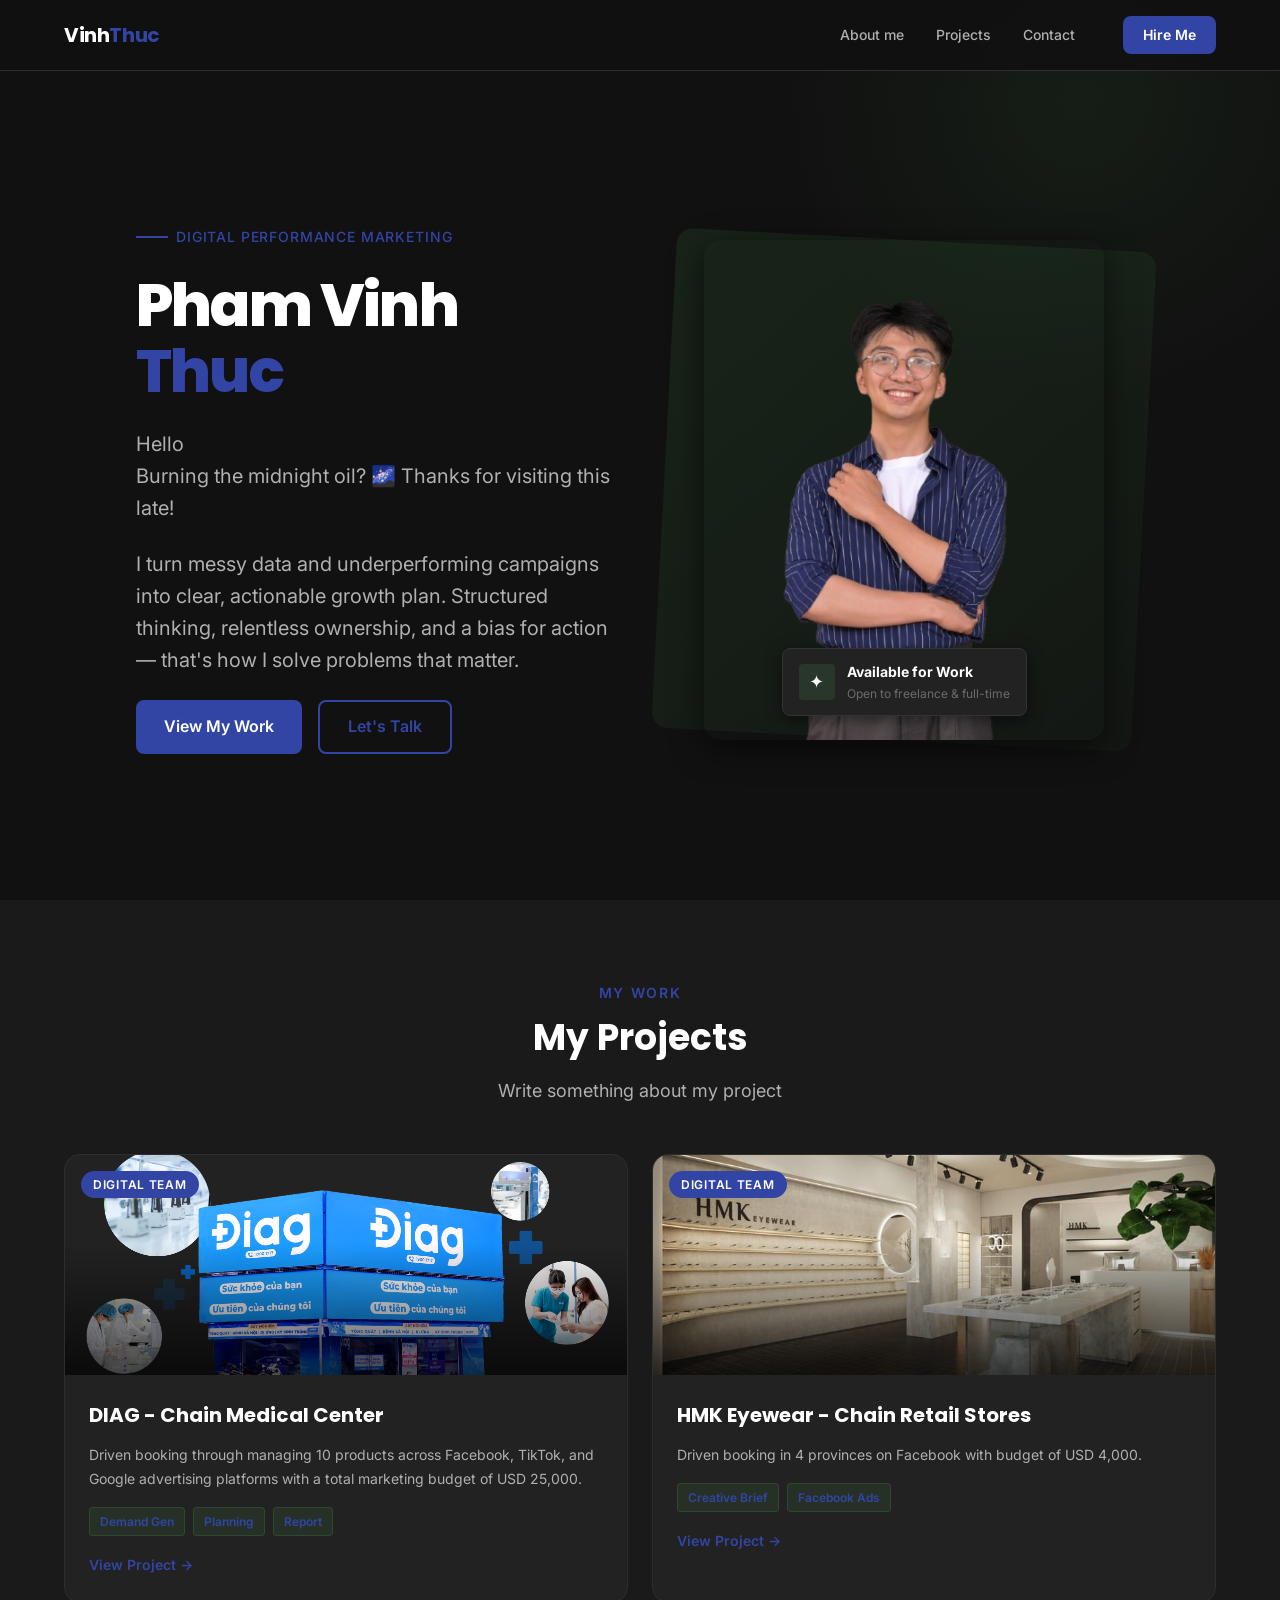
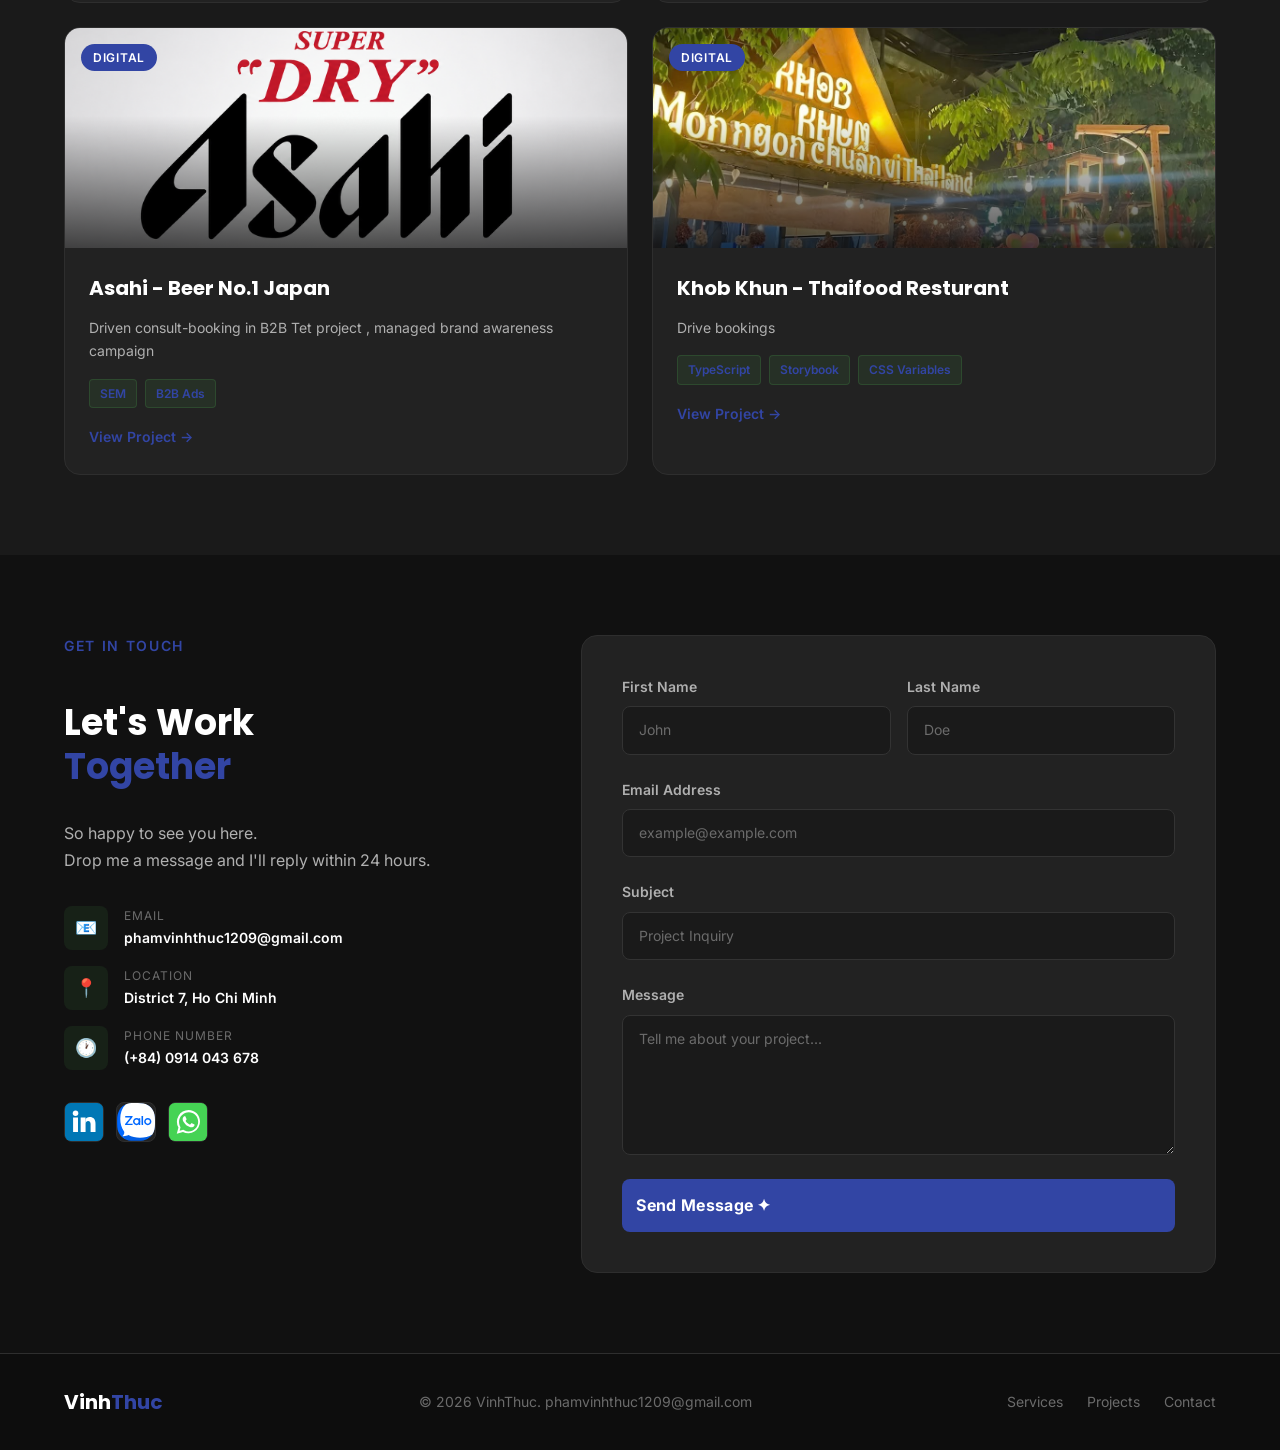
<file: index.html>
<!doctype html>
<html lang="en">
  <head>
    <meta charset="UTF-8" />
    <meta name="viewport" content="width=device-width, initial-scale=1.0" />
    <meta
      name="description"
      content="VinhThuc Portfolio - Performance Digital Marketing"
    />
    <title>Vinh Thuc/Portfolio</title>

    <!-- Google Fonts -->
    <link rel="preconnect" href="https://fonts.googleapis.com" />
    <link rel="preconnect" href="https://fonts.gstatic.com" crossorigin />
    <link
      href="https://fonts.googleapis.com/css2?family=Poppins:wght@700;800&family=Inter:wght@400;500;600;700&display=swap"
      rel="stylesheet"
    />
    <!-- --favicon-- -->
    <link rel="shortcut icon" href="./Image/Thuc/anh_chinh_4-removebg-preview.png" type="image/x-icon">
    <!-- Stylesheets -->
    <link rel="stylesheet" href="./css.css/reset.css" />
    <link rel="stylesheet" href="./css.css/style.css" />
  </head>
  <body>
    <!-- ══════════════════════════════════════════
       NAVBAR
  ══════════════════════════════════════════ -->
    <header class="navbar" role="banner">
      <div class="container navbar__inner">
        <a href="#" class="navbar__logo">Vinh<span>Thuc</span></a>

        <nav
          class="navbar__menu"
          id="navMenu"
          role="navigation"
          aria-label="Primary navigation"
        >
          <a href="#home" class="navbar__link">About me</a>
          <!-- <a href="#testimonials" class="navbar__link">Testimonials</a> -->
          <a href="#projects" class="navbar__link">Projects</a>
          <a href="#contact" class="navbar__link">Contact</a>
          <a href="#contact" class="btn btn--primary navbar__cta">Hire Me</a>
        </nav>

        <!-- <button
          class="navbar__toggle"
          id="navToggle"
          aria-label="Toggle menu"
          aria-expanded="false"
          aria-controls="navMenu"
        >
          <span class="navbar__toggle-bar"></span>
          <span class="navbar__toggle-bar"></span>
          <span class="navbar__toggle-bar"></span>
        </button> -->
      </div>
    </header>

    <main>
      <!-- ══════════════════════════════════════════
         HERO
    ══════════════════════════════════════════ -->
      <section class="hero" id="home" aria-label="Introduction">
        <div class="container hero__inner">
          <div class="hero__content">
            <span class="hero__eyebrow">Digital Performance Marketing</span>

            <h1 class="hero__title">
              Pham Vinh<br />
              <span>Thuc</span>
            </h1>

            <p class="hero__greeting">  Hello <br>
            <span id="greeting"></span> </p>

            <p class="hero__subtitle">
              I turn messy data and underperforming campaigns into clear,
              actionable growth plan. Structured thinking, relentless ownership,
              and a bias for action — that's how I solve problems that matter.
            </p>

            <div class="hero__actions">
              <a href="#projects" class="btn btn--primary">View My Work</a>
              <a href="#contact" class="btn btn--outline">Let's Talk</a>
            </div>

            <!-- <div class="hero__stats">
              <div class="hero__stat">
                <div class="hero__stat-number">5+</div>
                <div class="hero__stat-label">Years Experience</div>
              </div>
              <div class="hero__stat">
                <div class="hero__stat-number">80+</div>
                <div class="hero__stat-label">Projects Done</div>
              </div>
              <div class="hero__stat">
                <div class="hero__stat-number">50+</div>
                <div class="hero__stat-label">Happy Clients</div>
              </div>
            </div> -->
          </div>
          <!-- <----------thêm ảnh mình vào --------------------------------->
          <div class="hero__image-wrap">
            <div class="hero__image-bg"></div>
            <img
              src="./Image/Thuc/anh_chinh_4__2_-removebg-preview.png"
              alt="Your Name — Portfolio photo"
              class="hero__image"
              loading="eager"
            />
            <div class="hero__badge">
              <div class="hero__badge-icon">✦</div>
              <div>
                <div class="hero__badge-value">Available for Work</div>
                <div class="hero__badge-text">
                  Open to freelance & full-time
                </div>
              </div>
            </div>
          </div>
        </div>
      </section>

      <!-- ══════════════════════════════════════════
         SERVICES
    ══════════════════════════════════════════ -->
      <!-- <section class="services section" id="services" aria-label="Services">
        <div class="container">
          <div class="section__header">
            <span class="section__label">What I Do</span>
            <h2 class="section__title">Services I Offer</h2>
            <p class="section__desc">
              I bring a broad set of skills to help you build great products —
              from research and design to shipping production-ready code.
            </p>
          </div>

          <div class="services__grid">
            <article class="service-card">
              <div class="service-card__icon" aria-hidden="true">🎨</div>
              <h3 class="service-card__title">UI/UX Design</h3>
              <p class="service-card__desc">
                Crafting intuitive interfaces and seamless user experiences
                through research-driven design. From wireframes to high-fidelity
                prototypes in Figma.
              </p>
            </article>

            <article class="service-card">
              <div class="service-card__icon" aria-hidden="true">💻</div>
              <h3 class="service-card__title">Web Development</h3>
              <p class="service-card__desc">
                Building fast, responsive, and accessible websites with clean
                code. Proficient in HTML, CSS, JavaScript, and modern frameworks
                like React.
              </p>
            </article>

            <article class="service-card">
              <div class="service-card__icon" aria-hidden="true">📱</div>
              <h3 class="service-card__title">Mobile Design</h3>
              <p class="service-card__desc">
                Designing pixel-perfect mobile apps for iOS and Android that
                feel native, look great, and deliver a smooth user experience
                across all screen sizes.
              </p>
            </article>

            <article class="service-card">
              <div class="service-card__icon" aria-hidden="true">🔍</div>
              <h3 class="service-card__title">User Research</h3>
              <p class="service-card__desc">
                Conducting usability tests, interviews, and surveys to deeply
                understand your users — then translating insights into
                actionable design decisions.
              </p>
            </article>

            <article class="service-card">
              <div class="service-card__icon" aria-hidden="true">⚡</div>
              <h3 class="service-card__title">Brand Identity</h3>
              <p class="service-card__desc">
                Creating cohesive visual identities that communicate your values
                and resonate with your audience. Logos, color systems, and style
                guides included.
              </p>
            </article>

            <article class="service-card">
              <div class="service-card__icon" aria-hidden="true">📊</div>
              <h3 class="service-card__title">Prototyping</h3>
              <p class="service-card__desc">
                Rapidly building interactive prototypes to validate ideas before
                a single line of code is written. Saving your team time and
                budget at every stage.
              </p>
            </article>
          </div>
        </div>
      </section> -->

      <!-- ══════════════════════════════════════════
         TESTIMONIALS
    ══════════════════════════════════════════ -->
      <!-- <section
        class="testimonials section"
        id="testimonials"
        aria-label="Testimonials"
      >
        <div class="container">
          <div class="section__header">
            <span class="section__label">Testimonials</span>
            <h2 class="section__title">What Clients Say</h2>
            <p class="section__desc">
              Don't just take my word for it — here's what the people I've
              worked with have to say about the experience.
            </p>
          </div>

          <div class="testimonials__grid">
            <article class="testimonial-card">
              <div
                class="testimonial-card__stars"
                aria-label="5 out of 5 stars"
              >
                ★★★★★
              </div>
              <blockquote class="testimonial-card__quote">
                "Working with them was an absolute pleasure. They took our vague
                brief and turned it into a stunning, cohesive design system that
                the entire team fell in love with."
              </blockquote>
              <div class="testimonial-card__author">
                <img
                  src="images/testimonial-1.png"
                  alt="Michael Scott"
                  class="testimonial-card__avatar"
                  loading="lazy"
                />
                <div>
                  <div class="testimonial-card__name">Michael Scott</div>
                  <div class="testimonial-card__role">CEO, Dunder Mifflin</div>
                </div>
              </div>
            </article>

            <article class="testimonial-card">
              <div
                class="testimonial-card__stars"
                aria-label="5 out of 5 stars"
              >
                ★★★★★
              </div>
              <blockquote class="testimonial-card__quote">
                "The attention to detail is unmatched. They delivered a
                pixel-perfect website ahead of schedule and communicated clearly
                throughout the entire project."
              </blockquote>
              <div class="testimonial-card__author">
                <img
                  src="images/testimonial-2.png"
                  alt="James Carter"
                  class="testimonial-card__avatar"
                  loading="lazy"
                />
                <div>
                  <div class="testimonial-card__name">James Carter</div>
                  <div class="testimonial-card__role">Product Lead, Stripe</div>
                </div>
              </div>
            </article>

            <article class="testimonial-card">
              <div
                class="testimonial-card__stars"
                aria-label="5 out of 5 stars"
              >
                ★★★★★
              </div>
              <blockquote class="testimonial-card__quote">
                "From strategy to final delivery, they brought energy and
                expertise. Our conversion rate jumped 40% after the redesign.
                Couldn't ask for a better partner."
              </blockquote>
              <div class="testimonial-card__author">
                <img
                  src="images/testimonial-3.png"
                  alt="Amara Okafor"
                  class="testimonial-card__avatar"
                  loading="lazy"
                />
                <div>
                  <div class="testimonial-card__name">Amara Okafor</div>
                  <div class="testimonial-card__role">Founder, NovaTech</div>
                </div>
              </div>
            </article>
          </div>
        </div>
      </section> -->

      <!-- ══════════════════════════════════════════
         PROJECTS
    ══════════════════════════════════════════ -->
      <section class="projects section" id="projects" aria-label="Projects">
        <div class="container">
          <div class="section__header">
            <span class="section__label">My Work</span>
            <h2 class="section__title">My Projects</h2>
            <p class="section__desc">Write something about my project</p>
          </div>

          <div class="projects__grid">
            <!-- <---------Diag Medical Center -------------/> -->
            <article class="project-card">
              <div class="project-card__image-wrap">
                <img
                  src="./Image/Diag/Diag Image.png"
                  alt="DevSetup Pro — Developer workspace project"
                  class="project-card__image"
                  loading="lazy"
                />
                <div class="project-card__overlay" aria-hidden="true"></div>
                <span class="project-card__tag">Digital Team</span>
              </div>
              <div class="project-card__body">
                <h3 class="project-card__title">DIAG - Chain Medical Center</h3>
                <p class="project-card__desc">
                  Driven booking through managing 10 products across Facebook,
                  TikTok, and Google advertising platforms with a total
                  marketing budget of USD 25,000.
                </p>
                <div class="project-card__tech">
                  <span class="project-card__tech-badge">Demand Gen</span>
                  <span class="project-card__tech-badge">Planning</span>
                  <span class="project-card__tech-badge">Report</span>
                </div>
                <a href="./diag_project.html" class="project-card__link" target="_blank">View Project →</a>
              </div>
            </article>
            <!-- <---------End Diag Medical Center -------------/> -->
            <!-- <---------HMK -------------/> -->
            <article class="project-card">
              <div class="project-card__image-wrap">
                <img
                  src="./Image/HMK/Hmk-Eyewear.jpg"
                  alt="HMK Project"
                  class="project-card__image"
                  loading="lazy"
                />
                <div class="project-card__overlay" aria-hidden="true"></div>
                <span class="project-card__tag">Digital Team</span>
              </div>
              <div class="project-card__body">
                <h3 class="project-card__title">
                  HMK Eyewear - Chain Retail Stores
                </h3>
                <p class="project-card__desc">
                  Driven booking in 4 provinces on Facebook with budget of USD
                  4,000.
                </p>
                <div class="project-card__tech">
                  <span class="project-card__tech-badge">Creative Brief</span>
                  <span class="project-card__tech-badge">Facebook Ads</span>
                  <!-- <span class="project-card__tech-badge">Firebase</span> -->
                </div>
                <a href="./hmk.html" class="project-card__link"  target="_blank">View Project →</a>
              </div>
            </article>
            <!-- <--------- End HMK -------------/> -->
            <!-- <---------Asahi -------------/> -->
            <article class="project-card">
              <div class="project-card__image-wrap">
                <img
                  src="./Image/Asahi/Asahi logo.png"
                  alt="Asahi"
                  class="project-card__image"
                  loading="lazy"
                />
                <div class="project-card__overlay" aria-hidden="true"></div>
                <span class="project-card__tag">Digital</span>
              </div>
              <div class="project-card__body">
                <h3 class="project-card__title">Asahi - Beer No.1 Japan</h3>
                <p class="project-card__desc">
                  Driven consult-booking in B2B Tet project , managed brand
                  awareness campaign
                </p>
                <div class="project-card__tech">
                  <span class="project-card__tech-badge">SEM</span>
                  <span class="project-card__tech-badge">B2B Ads</span>
                  <!-- <span class="project-card__tech-badge"></span> -->
                </div>
                <a href="./asahi.html" class="project-card__link"  target="_blank">View Project →</a>
              </div>
            </article>
            <!-- <--------- End Asahi -------------/> -->
            <!-- <--------- Khob Khun -------------/> -->
            <article class="project-card">
              <div class="project-card__image-wrap">
                <img
                  src="./Image/Khob Khun/Khob Khun Logo.jpg"
                  alt="ColorSystem — Design tokens tool"
                  class="project-card__image"
                  loading="lazy"
                />
                <div class="project-card__overlay" aria-hidden="true"></div>
                <span class="project-card__tag">Digital</span>
              </div>
              <div class="project-card__body">
                <h3 class="project-card__title">
                  Khob Khun - Thaifood Resturant
                </h3>
                <p class="project-card__desc">Drive bookings</p>
                <div class="project-card__tech">
                  <span class="project-card__tech-badge">TypeScript</span>
                  <span class="project-card__tech-badge">Storybook</span>
                  <span class="project-card__tech-badge">CSS Variables</span>
                </div>
                <a href="./khobkhun.html" class="project-card__link"  target="_blank">View Project →</a>
              </div>
            </article>
            <!-- <--------- End Khob Khun -------------/> -->
          </div>
        </div>
      </section>

      <!-- ══════════════════════════════════════════
         CONTACT
    ══════════════════════════════════════════ -->
      <section class="contact section" id="contact" aria-label="Contact">
        <div class="container">
          <div class="contact__inner">
            <div class="contact__info">
              <span class="section__label">Get In Touch</span>
              <h2 class="contact__info-title">
                Let's Work<br /><span style="color: var(--color-accent)"
                  >Together</span
                >
              </h2>
              <p class="contact__info-desc">
                So happy to see you here. <br />
                Drop me a message and I'll reply within 24 hours.
              </p>

              <div class="contact__details">
                <div class="contact__detail-item">
                  <div class="contact__detail-icon" aria-hidden="true">📧</div>
                  <div>
                    <div class="contact__detail-label">Email</div>
                    <div class="contact__detail-value">
                      phamvinhthuc1209@gmail.com
                    </div>
                  </div>
                </div>
                <div class="contact__detail-item">
                  <div class="contact__detail-icon" aria-hidden="true">📍</div>
                  <div>
                    <div class="contact__detail-label">Location</div>
                    <div class="contact__detail-value">
                      District 7, Ho Chi Minh
                    </div>
                  </div>
                </div>
                <div class="contact__detail-item">
                  <div class="contact__detail-icon" aria-hidden="true">🕐</div>
                  <div>
                    <div class="contact__detail-label">Phone Number</div>
                    <div class="contact__detail-value">(+84) 0914 043 678</div>
                  </div>
                </div>
              </div>

              <div class="contact__socials">
                <!-- <linkedin incon -->
                <a
                  href="https://www.linkedin.com/in/ph%E1%BA%A1m-v%C4%A9nh-th%E1%BB%A5c-615987247/"
                  class="contact__social-link"
                  aria-label="LinkedIn"
                  ><svg
                    xmlns="http://www.w3.org/2000/svg"
                    fill="#fff"
                    viewBox="0 0 512 512"
                    id="linkedin"
                  >
                    <rect
                      width="512"
                      height="512"
                      fill="#0077b5"
                      rx="15%"
                    ></rect>
                    <circle cx="142" cy="138" r="37"></circle>
                    <path
                      stroke="#fff"
                      stroke-width="66"
                      d="M244 194v198M142 194v198"
                    ></path>
                    <path
                      d="M276 282c0-20 13-40 36-40 24 0 33 18 33 45v105h66V279c0-61-32-89-76-89-34 0-51 19-59 32"
                    ></path></svg
                ></a>

                <!-- zalo incon -->
                <a
                  href="https://zalo.me/0914043678"
                  class="contact__social-link"
                  aria-label="Zalo"
                  ><svg
                    xmlns="http://www.w3.org/2000/svg"
                    width="50"
                    height="50"
                    fill="none"
                    viewBox="0 0 50 50"
                    id="zalo"
                  >
                    <path
                      fill="#0068FF"
                      fill-rule="evenodd"
                      d="M22.782 0.166016H27.199C33.2653 0.166016 36.8103 1.05701 39.9572 2.74421C43.1041 4.4314 45.5875 6.89585 47.2557 10.0428C48.9429 13.1897 49.8339 16.7347 49.8339 22.801V27.1991C49.8339 33.2654 48.9429 36.8104 47.2557 39.9573C45.5685 43.1042 43.1041 45.5877 39.9572 47.2559C36.8103 48.9431 33.2653 49.8341 27.199 49.8341H22.8009C16.7346 49.8341 13.1896 48.9431 10.0427 47.2559C6.89583 45.5687 4.41243 43.1042 2.7442 39.9573C1.057 36.8104 0.166016 33.2654 0.166016 27.1991V22.801C0.166016 16.7347 1.057 13.1897 2.7442 10.0428C4.43139 6.89585 6.89583 4.41245 10.0427 2.74421C13.1707 1.05701 16.7346 0.166016 22.782 0.166016Z"
                      clip-rule="evenodd"
                    ></path>
                    <path
                      fill="#001A33"
                      fill-rule="evenodd"
                      d="M49.8336 26.4736V27.1994C49.8336 33.2657 48.9427 36.8107 47.2555 39.9576C45.5683 43.1045 43.1038 45.5879 39.9569 47.2562C36.81 48.9434 33.265 49.8344 27.1987 49.8344H22.8007C17.8369 49.8344 14.5612 49.2378 11.8104 48.0966L7.27539 43.4267L49.8336 26.4736Z"
                      clip-rule="evenodd"
                      opacity=".12"
                    ></path>
                    <path
                      fill="#fff"
                      fill-rule="evenodd"
                      d="M7.779 43.5892C10.1019 43.846 13.0061 43.1836 15.0682 42.1825C24.0225 47.1318 38.0197 46.8954 46.4923 41.4732C46.8209 40.9803 47.1279 40.4677 47.4128 39.9363C49.1062 36.7779 50.0004 33.22 50.0004 27.1316V22.7175C50.0004 16.629 49.1062 13.0711 47.4128 9.91273C45.7385 6.75436 43.2461 4.28093 40.0877 2.58758C36.9293 0.894239 33.3714 0 27.283 0H22.8499C17.6644 0 14.2982 0.652754 11.4699 1.89893C11.3153 2.03737 11.1636 2.17818 11.0151 2.32135C2.71734 10.3203 2.08658 27.6593 9.12279 37.0782C9.13064 37.0921 9.13933 37.1061 9.14889 37.1203C10.2334 38.7185 9.18694 41.5154 7.55068 43.1516C7.28431 43.399 7.37944 43.5512 7.779 43.5892Z"
                      clip-rule="evenodd"
                    ></path>
                    <path
                      fill="#0068FF"
                      d="M20.5632 17H10.8382V19.0853H17.5869L10.9329 27.3317C10.7244 27.635 10.5728 27.9194 10.5728 28.5639V29.0947H19.748C20.203 29.0947 20.5822 28.7156 20.5822 28.2606V27.1421H13.4922L19.748 19.2938C19.8428 19.1801 20.0134 18.9716 20.0893 18.8768L20.1272 18.8199C20.4874 18.2891 20.5632 17.8341 20.5632 17.2844V17ZM32.9416 29.0947H34.3255V17H32.2402V28.3933C32.2402 28.7725 32.5435 29.0947 32.9416 29.0947ZM25.814 19.6924C23.1979 19.6924 21.0747 21.8156 21.0747 24.4317 21.0747 27.0478 23.1979 29.171 25.814 29.171 28.4301 29.171 30.5533 27.0478 30.5533 24.4317 30.5723 21.8156 28.4491 19.6924 25.814 19.6924ZM25.814 27.2184C24.2785 27.2184 23.0273 25.9672 23.0273 24.4317 23.0273 22.8962 24.2785 21.645 25.814 21.645 27.3495 21.645 28.6007 22.8962 28.6007 24.4317 28.6007 25.9672 27.3685 27.2184 25.814 27.2184ZM40.4867 19.6162C37.8516 19.6162 35.7095 21.7584 35.7095 24.3934 35.7095 27.0285 37.8516 29.1707 40.4867 29.1707 43.1217 29.1707 45.2639 27.0285 45.2639 24.3934 45.2639 21.7584 43.1217 19.6162 40.4867 19.6162ZM40.4867 27.2181C38.9322 27.2181 37.681 25.9669 37.681 24.4124 37.681 22.8579 38.9322 21.6067 40.4867 21.6067 42.0412 21.6067 43.2924 22.8579 43.2924 24.4124 43.2924 25.9669 42.0412 27.2181 40.4867 27.2181Z"
                    ></path>
                    <path
                      fill="#0068FF"
                      d="M29.4562 29.0944H30.5747V19.957H28.6221V28.2793C28.6221 28.7153 29.0012 29.0944 29.4562 29.0944Z"
                    ></path>
                  </svg>
                </a>
                <!-- Whatsapp Icon -->
                <a
                  href="https://wa.me/84914043678"
                  class="contact__social-link"
                  aria-label="Whatsapp"
                  ><svg
                    xmlns="http://www.w3.org/2000/svg"
                    fill="#fff"
                    viewBox="0 0 512 512"
                    id="whatsapp"
                  >
                    <rect
                      width="512"
                      height="512"
                      fill="#45d354"
                      rx="15%"
                    ></rect>
                    <path
                      d="M308 273c-3-2-6-3-9 1l-12 16c-3 2-5 3-9 1-15-8-36-17-54-47-1-4 1-6 3-8l9-14c2-2 1-4 0-6l-12-29c-3-8-6-7-9-7h-8c-2 0-6 1-10 5-22 22-13 53 3 73 3 4 23 40 66 59 32 14 39 12 48 10 11-1 22-10 27-19 1-3 6-16 2-18"
                    ></path>
                    <path
                      d="M264 384c-41 0-72-22-72-22l-49 13 12-48s-20-31-20-70c0-72 59-132 132-132 68 0 126 53 126 127 0 72-58 131-129 132m-159 29l83-23a158 158 0 0 0 230-140c0-86-68-155-154-155a158 158 0 0 0-137 236"
                    ></path>
                  </svg>
                </a>

      
              </div>
            </div>

            <div class="form" role="form" aria-label="Contact form">
              <div class="form__row">
                <div class="form__group">
                  <label class="form__label" for="firstName">First Name</label>
                  <input
                    class="form__input"
                    type="text"
                    id="firstName"
                    name="firstName"
                    placeholder="John"
                    autocomplete="given-name"
                    required
                  />
                </div>
                <div class="form__group">
                  <label class="form__label" for="lastName">Last Name</label>
                  <input
                    class="form__input"
                    type="text"
                    id="lastName"
                    name="lastName"
                    placeholder="Doe"
                    autocomplete="family-name"
                    required
                  />
                </div>
              </div>

              <div class="form__group">
                <label class="form__label" for="email">Email Address</label>
                <input
                  class="form__input"
                  type="email"
                  id="email"
                  name="email"
                  placeholder="example@example.com"
                  autocomplete="email"
                  required
                />
              </div>

              <div class="form__group">
                <label class="form__label" for="subject">Subject</label>
                <input
                  class="form__input"
                  type="text"
                  id="subject"
                  name="subject"
                  placeholder="Project Inquiry"
                />
              </div>

              <div class="form__group">
                <label class="form__label" for="message">Message</label>
                <textarea
                  class="form__textarea"
                  id="message"
                  name="message"
                  placeholder="Tell me about your project..."
                  required
                ></textarea>
              </div>

              <button type="submit" class="btn btn--primary form__submit">
                Send Message ✦
              </button>
            </div>
          </div>
        </div>
      </section>
    </main>

    <!-- ══════════════════════════════════════════
       FOOTER
  ══════════════════════════════════════════ -->
    <footer class="footer" role="contentinfo">
      <div class="container footer__inner">
        <a href="#home" class="footer__logo">Vinh<span>Thuc</span></a>

        <p class="footer__copy">© 2026 VinhThuc. phamvinhthuc1209@gmail.com</p>

        <nav class="footer__links" aria-label="Footer navigation">
          <a href="#services" class="footer__link">Services</a>
          <a href="#projects" class="footer__link">Projects</a>
          <a href="#contact" class="footer__link">Contact</a>
        </nav>
      </div>
    </footer>

    <!-- ── JS: Mobile nav toggle ──────────────── -->
    <script>
      const toggle = document.getElementById("navToggle");
      const menu = document.getElementById("navMenu");

      toggle.addEventListener("click", () => {
        const isOpen = menu.classList.toggle("is-open");
        toggle.setAttribute("aria-expanded", isOpen);
      });

      // Close menu when a link is clicked
      menu.querySelectorAll(".navbar__link").forEach((link) => {
        link.addEventListener("click", () => {
          menu.classList.remove("is-open");
          toggle.setAttribute("aria-expanded", "false");
        });
      });

      // Highlight active nav link on scroll
      const sections = document.querySelectorAll("section[id]");
      const navLinks = document.querySelectorAll(".navbar__link");

      const observer = new IntersectionObserver(
        (entries) => {
          entries.forEach((entry) => {
            if (entry.isIntersecting) {
              navLinks.forEach((link) => {
                link.style.color =
                  link.getAttribute("href") === "#" + entry.target.id
                    ? "var(--color-accent)"
                    : "";
              });
            }
          });
        },
        { rootMargin: "-40% 0px -50% 0px" },
      );

      sections.forEach((s) => observer.observe(s));
    </script>
    <!-- // Câu chào người xem -->
    <script>
    function getGreeting() {
      const hour = new Date().getHours();
     if (hour >= 5 && hour < 12) {
      return "Good morning! ☀️ Have a great day ahead!";
    } else if (hour >= 12 && hour < 14) {
      return "Good afternoon! 🌤️ Hope you're having a productive day!";
    } else if (hour >= 14 && hour < 18) {
      return "Good afternoon! 🌇 Keep the momentum going!";
    } else if (hour >= 18 && hour < 22) {
      return "Good evening! 🌙 Thanks for stopping by!";
    } else {
      return "Burning the midnight oil? 🌌 Thanks for visiting this late!";
    }
  }

    document.getElementById("greeting").textContent = getGreeting();
  </script>
  <!-- //End Câu chào người xem -->
</body>
  </body>
</html>
</file>
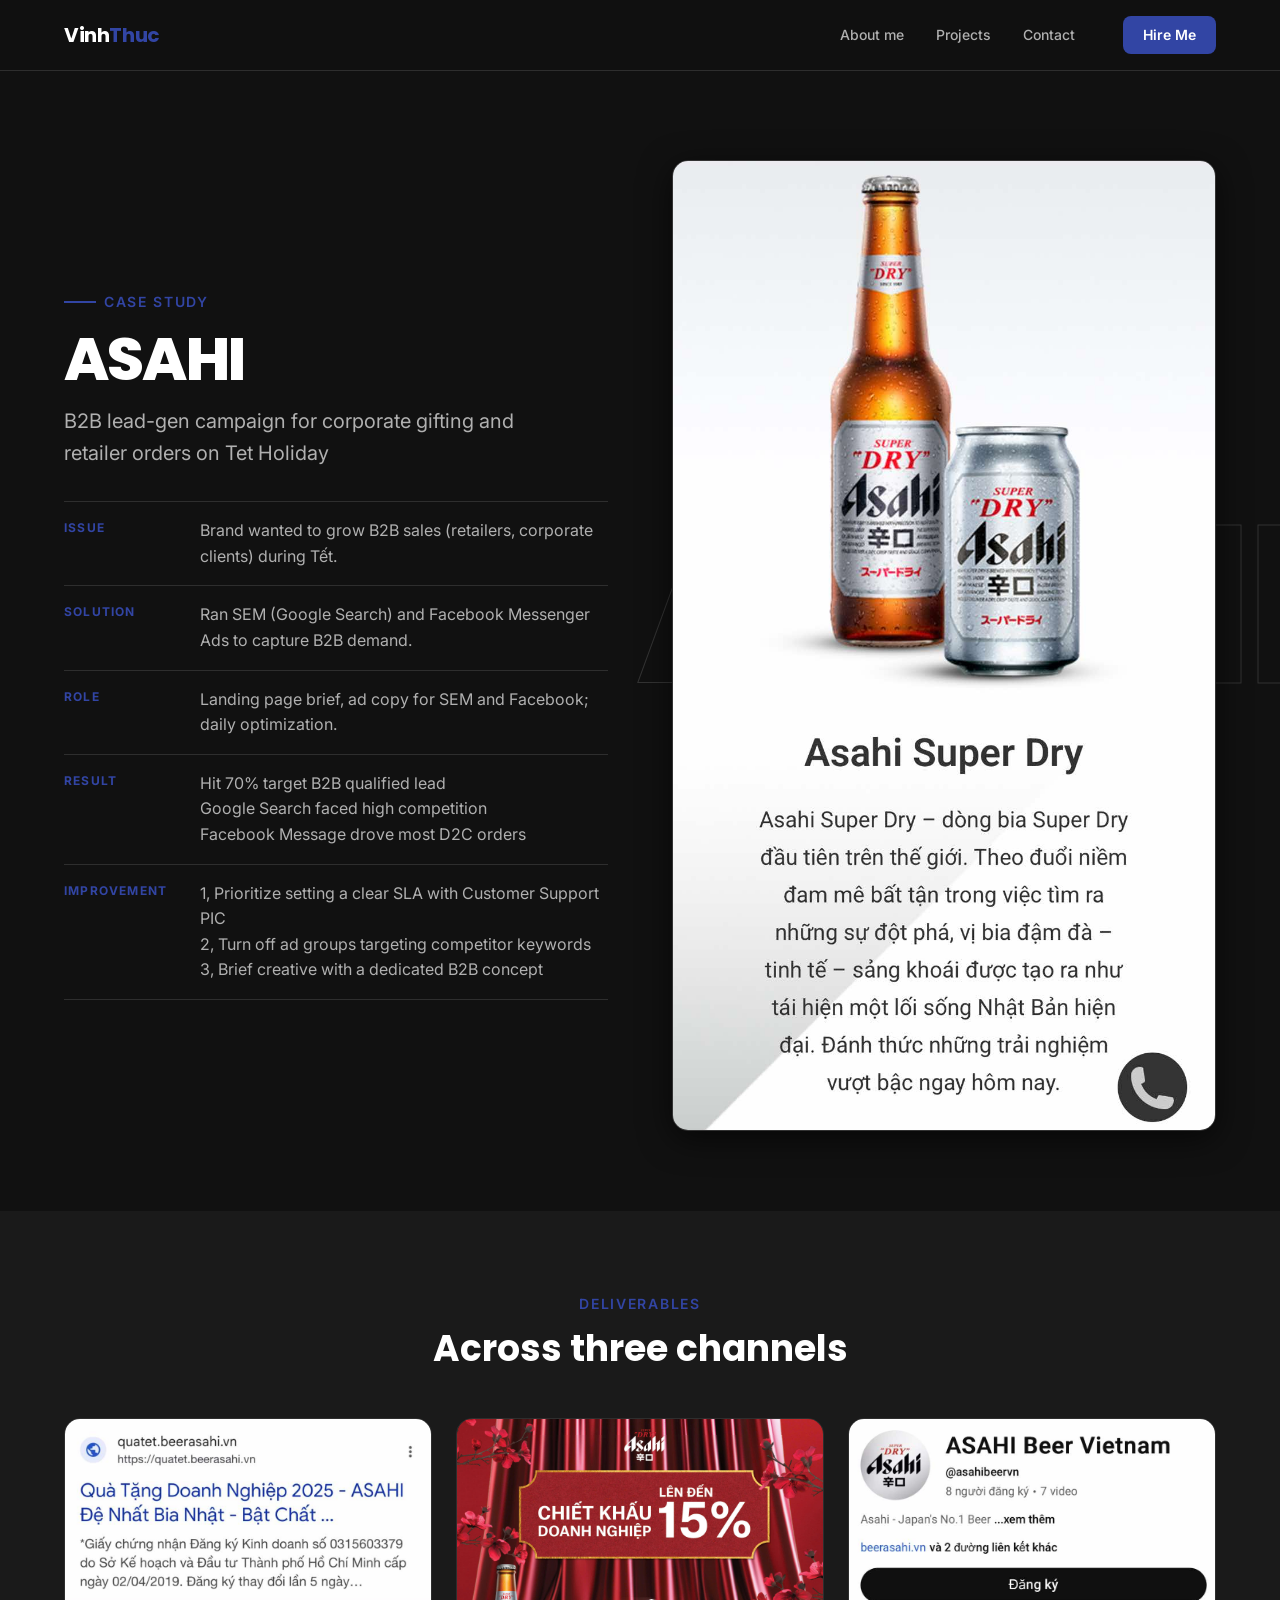
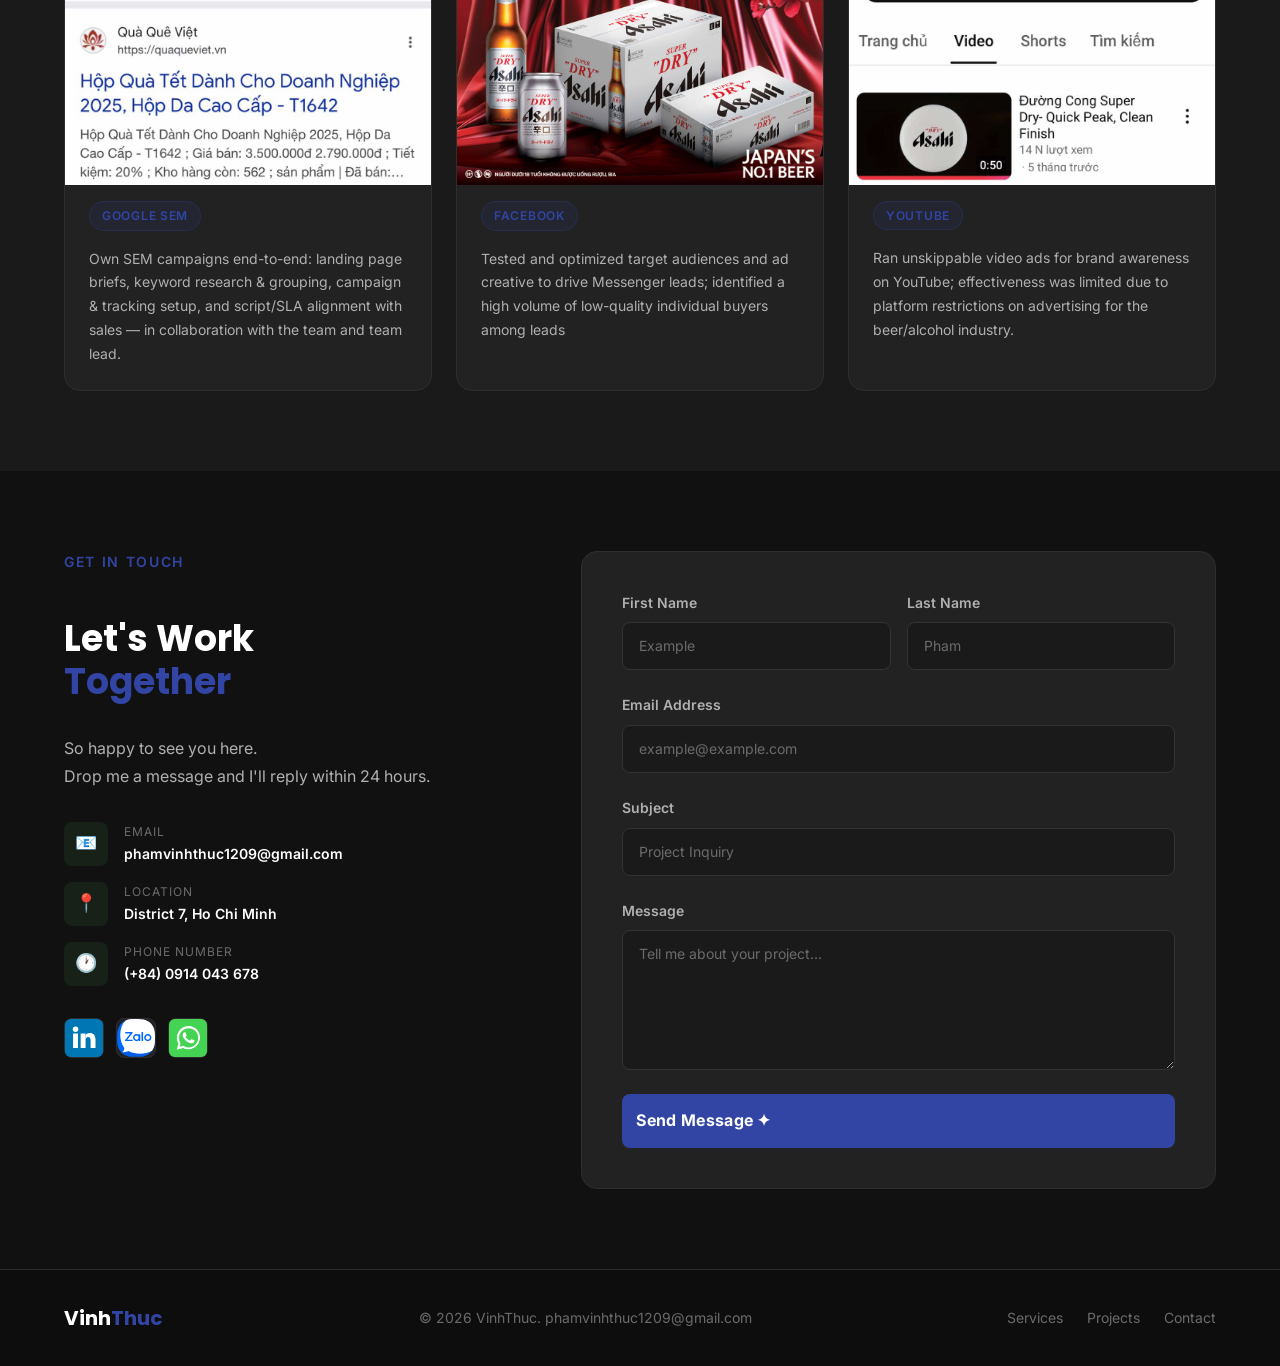
<file: asahi.html>
<!doctype html>
<html lang="en">
  <head>
    <meta charset="UTF-8" />
    <meta name="viewport" content="width=device-width, initial-scale=1.0" />
    <title>VinhThuc/Portfolio/Project/Asahi_Beer</title>

    <!-- Google Fonts -->
    <link rel="preconnect" href="https://fonts.googleapis.com" />
    <link rel="preconnect" href="https://fonts.gstatic.com" crossorigin />
    <link
      href="https://fonts.googleapis.com/css2?family=Poppins:wght@700;800&family=Inter:wght@400;500;600;700&display=swap"
      rel="stylesheet"
    />
    <!-- --favicon-- -->
    <link
      rel="shortcut icon"
      href="./Image/Thuc/anh_chinh_4-removebg-preview.png"
      type="image/x-icon"
    />
    <!-- css -->
    <link rel="stylesheet" href="./css.css/reset.css" />

    <link rel="stylesheet" href="./css.css/style_asahi_project.css" />
    <link rel="stylesheet" href="./css.css/style.css" />
  </head>
  <body>
    <!-- header -->
    <header class="navbar" role="banner">
      <div class="container navbar__inner">
        <a href="#" class="navbar__logo">Vinh<span>Thuc</span></a>

        <nav
          class="navbar__menu"
          id="navMenu"
          role="navigation"
          aria-label="Primary navigation"
        >
          <a href="./index.html" class="navbar__link">About me</a>
          <!-- <a href="#testimonials" class="navbar__link">Testimonials</a> -->
          <a href="#projects" class="navbar__link">Projects</a>
          <a href="#contact" class="navbar__link">Contact</a>
          <a href="#contact" class="btn btn--primary navbar__cta">Hire Me</a>
        </nav>

        <!-- <button
          class="navbar__toggle"
          id="navToggle"
          aria-label="Toggle menu"
          aria-expanded="false"
          aria-controls="navMenu"
        >
          <span class="navbar__toggle-bar"></span>
          <span class="navbar__toggle-bar"></span>
          <span class="navbar__toggle-bar"></span>
        </button> -->
      </div>
    </header>
    <!--End  header -->
    <!-- Planning -->

    <main>
      <!-- ── Case study hero ─────────────────────── -->
      <section class="beer-hero">
        <div class="container beer-hero__inner">
          <div class="beer-hero__content">
            <span class="beer-hero__eyebrow">Case Study</span>
            <h1 class="beer-hero__title">ASAHI</h1>
            <p class="beer-hero__tagline">
              B2B lead-gen campaign for corporate gifting and retailer orders on
              Tet Holiday
            </p>

            <dl class="beer-hero__brief">
              <div class="beer-hero__brief-item">
                <dt class="beer-hero__brief-label">Issue</dt>
                <dd class="beer-hero__brief-value">
                  Brand wanted to grow B2B sales (retailers, corporate clients)
                  during Tết.
                </dd>
              </div>
              <div class="beer-hero__brief-item">
                <dt class="beer-hero__brief-label">Solution</dt>
                <dd class="beer-hero__brief-value">
                  Ran SEM (Google Search) and Facebook Messenger Ads to capture
                  B2B demand.
                </dd>
              </div>
              <div class="beer-hero__brief-item">
                <dt class="beer-hero__brief-label">Role</dt>
                <dd class="beer-hero__brief-value">
                  Landing page brief, ad copy for SEM and Facebook; daily
                  optimization.
                </dd>
              </div>
              <div class="beer-hero__brief-item">
                <dt class="beer-hero__brief-label">Result</dt>
                <dd class="beer-hero__brief-value">
                  <!-- TODO: replace with real metrics, e.g. "320 qualified leads, 4.1x ROAS" -->
                  Hit 70% target B2B qualified lead <br />
                  Google Search faced high competition <br />
                  Facebook Message drove most D2C orders <br />
                </dd>
              </div>
              <div class="beer-hero__brief-item">
                <dt class="beer-hero__brief-label">Improvement</dt>
                <dd class="beer-hero__brief-value">
                  <!-- TODO: replace with real metrics, e.g. "320 qualified leads, 4.1x ROAS" -->
                  1, Prioritize setting a clear SLA with Customer Support PIC<br />
                  2, Turn off ad groups targeting competitor keywords <br />
                  3, Brief creative with a dedicated B2B concept<br />
                </dd>
              </div>
            </dl>
          </div>

          <div class="beer-hero__image-wrap">
            <img
              class="beer-hero__image"
              src="./Image/Asahi/Info.png"
              alt="Asahi Tết B2B campaign overview"
            />
          </div>
        </div>
      </section>
      <!-- /hero -->

      <!-- ── Results ──────────────────────────────── -->
      <section class="result" id="results">
        <div class="container">
          <div class="section__header">
            <span class="section__label">Deliverables</span>
            <h2 class="section__title">Across three channels</h2>
          </div>

          <div class="result__grid">
            <article class="result__card">
              <div class="result__image-wrap">
                <img
                  class="result__image"
                  src="./Image/Asahi/SEM.png"
                  alt="Asahi SEM search ad"
                />
              </div>
              <span class="result__tag">Google SEM</span>
              <p class="result__para">
                <!-- TODO: replace placeholder copy -->
                Own SEM campaigns end-to-end: landing page briefs, keyword
                research & grouping, campaign & tracking setup, and script/SLA
                alignment with sales — in collaboration with the team and team
                lead.
              </p>
            </article>

            <article class="result__card">
              <div class="result__image-wrap">
                <img
                  class="result__image"
                  src="./Image/Asahi/Asahi fb post 2.jpg"
                  alt="Asahi Facebook post"
                />
              </div>
              <span class="result__tag">Facebook</span>
              <p class="result__para">
                Tested and optimized target audiences and ad creative to drive
                Messenger leads; identified a high volume of low-quality
                individual buyers among leads
              </p>
            </article>

            <article class="result__card">
              <div class="result__image-wrap">
                <img
                  class="result__image"
                  src="./Image/Asahi/Youtube Ads.png"
                  alt="Asahi YouTube ad"
                />
              </div>
              <span class="result__tag">YouTube</span>
              <p class="result__para">
                Ran unskippable video ads for brand awareness on YouTube;
                effectiveness was limited due to platform restrictions on
                advertising for the beer/alcohol industry.
              </p>
            </article>
          </div>
        </div>
      </section>
      <!-- /result -->
    </main>

    <!-- ══════════════════════════════════════════
         CONTACT
    ══════════════════════════════════════════ -->
    <section class="contact section" id="contact" aria-label="Contact">
      <div class="container">
        <div class="contact__inner">
          <div class="contact__info">
            <span class="section__label">Get In Touch</span>
            <h2 class="contact__info-title">
              Let's Work<br /><span style="color: var(--color-accent)"
                >Together</span
              >
            </h2>
            <p class="contact__info-desc">
              So happy to see you here. <br />
              Drop me a message and I'll reply within 24 hours.
            </p>

            <div class="contact__details">
              <div class="contact__detail-item">
                <div class="contact__detail-icon" aria-hidden="true">📧</div>
                <div>
                  <div class="contact__detail-label">Email</div>
                  <div class="contact__detail-value">
                    phamvinhthuc1209@gmail.com
                  </div>
                </div>
              </div>
              <div class="contact__detail-item">
                <div class="contact__detail-icon" aria-hidden="true">📍</div>
                <div>
                  <div class="contact__detail-label">Location</div>
                  <div class="contact__detail-value">
                    District 7, Ho Chi Minh
                  </div>
                </div>
              </div>
              <div class="contact__detail-item">
                <div class="contact__detail-icon" aria-hidden="true">🕐</div>
                <div>
                  <div class="contact__detail-label">Phone Number</div>
                  <div class="contact__detail-value">(+84) 0914 043 678</div>
                </div>
              </div>
            </div>

            <div class="contact__socials">
              <!-- <linkedin incon -->
              <a
                href="https://www.linkedin.com/in/ph%E1%BA%A1m-v%C4%A9nh-th%E1%BB%A5c-615987247/"
                class="contact__social-link"
                aria-label="LinkedIn"
                ><svg
                  xmlns="http://www.w3.org/2000/svg"
                  fill="#fff"
                  viewBox="0 0 512 512"
                  id="linkedin"
                >
                  <rect width="512" height="512" fill="#0077b5" rx="15%"></rect>
                  <circle cx="142" cy="138" r="37"></circle>
                  <path
                    stroke="#fff"
                    stroke-width="66"
                    d="M244 194v198M142 194v198"
                  ></path>
                  <path
                    d="M276 282c0-20 13-40 36-40 24 0 33 18 33 45v105h66V279c0-61-32-89-76-89-34 0-51 19-59 32"
                  ></path></svg
              ></a>

              <!-- zalo incon -->
              <a
                href="https://zalo.me/0914043678"
                class="contact__social-link"
                aria-label="Zalo"
                ><svg
                  xmlns="http://www.w3.org/2000/svg"
                  width="50"
                  height="50"
                  fill="none"
                  viewBox="0 0 50 50"
                  id="zalo"
                >
                  <path
                    fill="#0068FF"
                    fill-rule="evenodd"
                    d="M22.782 0.166016H27.199C33.2653 0.166016 36.8103 1.05701 39.9572 2.74421C43.1041 4.4314 45.5875 6.89585 47.2557 10.0428C48.9429 13.1897 49.8339 16.7347 49.8339 22.801V27.1991C49.8339 33.2654 48.9429 36.8104 47.2557 39.9573C45.5685 43.1042 43.1041 45.5877 39.9572 47.2559C36.8103 48.9431 33.2653 49.8341 27.199 49.8341H22.8009C16.7346 49.8341 13.1896 48.9431 10.0427 47.2559C6.89583 45.5687 4.41243 43.1042 2.7442 39.9573C1.057 36.8104 0.166016 33.2654 0.166016 27.1991V22.801C0.166016 16.7347 1.057 13.1897 2.7442 10.0428C4.43139 6.89585 6.89583 4.41245 10.0427 2.74421C13.1707 1.05701 16.7346 0.166016 22.782 0.166016Z"
                    clip-rule="evenodd"
                  ></path>
                  <path
                    fill="#001A33"
                    fill-rule="evenodd"
                    d="M49.8336 26.4736V27.1994C49.8336 33.2657 48.9427 36.8107 47.2555 39.9576C45.5683 43.1045 43.1038 45.5879 39.9569 47.2562C36.81 48.9434 33.265 49.8344 27.1987 49.8344H22.8007C17.8369 49.8344 14.5612 49.2378 11.8104 48.0966L7.27539 43.4267L49.8336 26.4736Z"
                    clip-rule="evenodd"
                    opacity=".12"
                  ></path>
                  <path
                    fill="#fff"
                    fill-rule="evenodd"
                    d="M7.779 43.5892C10.1019 43.846 13.0061 43.1836 15.0682 42.1825C24.0225 47.1318 38.0197 46.8954 46.4923 41.4732C46.8209 40.9803 47.1279 40.4677 47.4128 39.9363C49.1062 36.7779 50.0004 33.22 50.0004 27.1316V22.7175C50.0004 16.629 49.1062 13.0711 47.4128 9.91273C45.7385 6.75436 43.2461 4.28093 40.0877 2.58758C36.9293 0.894239 33.3714 0 27.283 0H22.8499C17.6644 0 14.2982 0.652754 11.4699 1.89893C11.3153 2.03737 11.1636 2.17818 11.0151 2.32135C2.71734 10.3203 2.08658 27.6593 9.12279 37.0782C9.13064 37.0921 9.13933 37.1061 9.14889 37.1203C10.2334 38.7185 9.18694 41.5154 7.55068 43.1516C7.28431 43.399 7.37944 43.5512 7.779 43.5892Z"
                    clip-rule="evenodd"
                  ></path>
                  <path
                    fill="#0068FF"
                    d="M20.5632 17H10.8382V19.0853H17.5869L10.9329 27.3317C10.7244 27.635 10.5728 27.9194 10.5728 28.5639V29.0947H19.748C20.203 29.0947 20.5822 28.7156 20.5822 28.2606V27.1421H13.4922L19.748 19.2938C19.8428 19.1801 20.0134 18.9716 20.0893 18.8768L20.1272 18.8199C20.4874 18.2891 20.5632 17.8341 20.5632 17.2844V17ZM32.9416 29.0947H34.3255V17H32.2402V28.3933C32.2402 28.7725 32.5435 29.0947 32.9416 29.0947ZM25.814 19.6924C23.1979 19.6924 21.0747 21.8156 21.0747 24.4317 21.0747 27.0478 23.1979 29.171 25.814 29.171 28.4301 29.171 30.5533 27.0478 30.5533 24.4317 30.5723 21.8156 28.4491 19.6924 25.814 19.6924ZM25.814 27.2184C24.2785 27.2184 23.0273 25.9672 23.0273 24.4317 23.0273 22.8962 24.2785 21.645 25.814 21.645 27.3495 21.645 28.6007 22.8962 28.6007 24.4317 28.6007 25.9672 27.3685 27.2184 25.814 27.2184ZM40.4867 19.6162C37.8516 19.6162 35.7095 21.7584 35.7095 24.3934 35.7095 27.0285 37.8516 29.1707 40.4867 29.1707 43.1217 29.1707 45.2639 27.0285 45.2639 24.3934 45.2639 21.7584 43.1217 19.6162 40.4867 19.6162ZM40.4867 27.2181C38.9322 27.2181 37.681 25.9669 37.681 24.4124 37.681 22.8579 38.9322 21.6067 40.4867 21.6067 42.0412 21.6067 43.2924 22.8579 43.2924 24.4124 43.2924 25.9669 42.0412 27.2181 40.4867 27.2181Z"
                  ></path>
                  <path
                    fill="#0068FF"
                    d="M29.4562 29.0944H30.5747V19.957H28.6221V28.2793C28.6221 28.7153 29.0012 29.0944 29.4562 29.0944Z"
                  ></path>
                </svg>
              </a>
              <!-- Whatsapp Icon -->
              <a
                href="https://wa.me/84914043678"
                class="contact__social-link"
                aria-label="Whatsapp"
                ><svg
                  xmlns="http://www.w3.org/2000/svg"
                  fill="#fff"
                  viewBox="0 0 512 512"
                  id="whatsapp"
                >
                  <rect width="512" height="512" fill="#45d354" rx="15%"></rect>
                  <path
                    d="M308 273c-3-2-6-3-9 1l-12 16c-3 2-5 3-9 1-15-8-36-17-54-47-1-4 1-6 3-8l9-14c2-2 1-4 0-6l-12-29c-3-8-6-7-9-7h-8c-2 0-6 1-10 5-22 22-13 53 3 73 3 4 23 40 66 59 32 14 39 12 48 10 11-1 22-10 27-19 1-3 6-16 2-18"
                  ></path>
                  <path
                    d="M264 384c-41 0-72-22-72-22l-49 13 12-48s-20-31-20-70c0-72 59-132 132-132 68 0 126 53 126 127 0 72-58 131-129 132m-159 29l83-23a158 158 0 0 0 230-140c0-86-68-155-154-155a158 158 0 0 0-137 236"
                  ></path>
                </svg>
              </a>
            </div>
          </div>

          <div class="form" role="form" aria-label="Contact form">
            <div class="form__row">
              <div class="form__group">
                <label class="form__label" for="firstName">First Name</label>
                <input
                  class="form__input"
                  type="text"
                  id="firstName"
                  name="firstName"
                  placeholder="Example"
                  autocomplete="given-name"
                  required
                />
              </div>
              <div class="form__group">
                <label class="form__label" for="lastName">Last Name</label>
                <input
                  class="form__input"
                  type="text"
                  id="lastName"
                  name="lastName"
                  placeholder="Pham"
                  autocomplete="family-name"
                  required
                />
              </div>
            </div>

            <div class="form__group">
              <label class="form__label" for="email">Email Address</label>
              <input
                class="form__input"
                type="email"
                id="email"
                name="email"
                placeholder="example@example.com"
                autocomplete="email"
                required
              />
            </div>

            <div class="form__group">
              <label class="form__label" for="subject">Subject</label>
              <input
                class="form__input"
                type="text"
                id="subject"
                name="subject"
                placeholder="Project Inquiry"
              />
            </div>

            <div class="form__group">
              <label class="form__label" for="message">Message</label>
              <textarea
                class="form__textarea"
                id="message"
                name="message"
                placeholder="Tell me about your project..."
                required
              ></textarea>
            </div>

            <button type="submit" class="btn btn--primary form__submit">
              Send Message ✦
            </button>
          </div>
        </div>
      </div>
    </section>

    <!-- ══════════════════════════════════════════
       FOOTER
  ══════════════════════════════════════════ -->
    <footer class="footer" role="contentinfo">
      <div class="container footer__inner">
        <a href="#home" class="footer__logo">Vinh<span>Thuc</span></a>

        <p class="footer__copy">© 2026 VinhThuc. phamvinhthuc1209@gmail.com</p>

        <nav class="footer__links" aria-label="Footer navigation">
          <a href="#services" class="footer__link">Services</a>
          <a href="#projects" class="footer__link">Projects</a>
          <a href="#contact" class="footer__link">Contact</a>
        </nav>
      </div>
    </footer>
  </body>
</html>
</file>
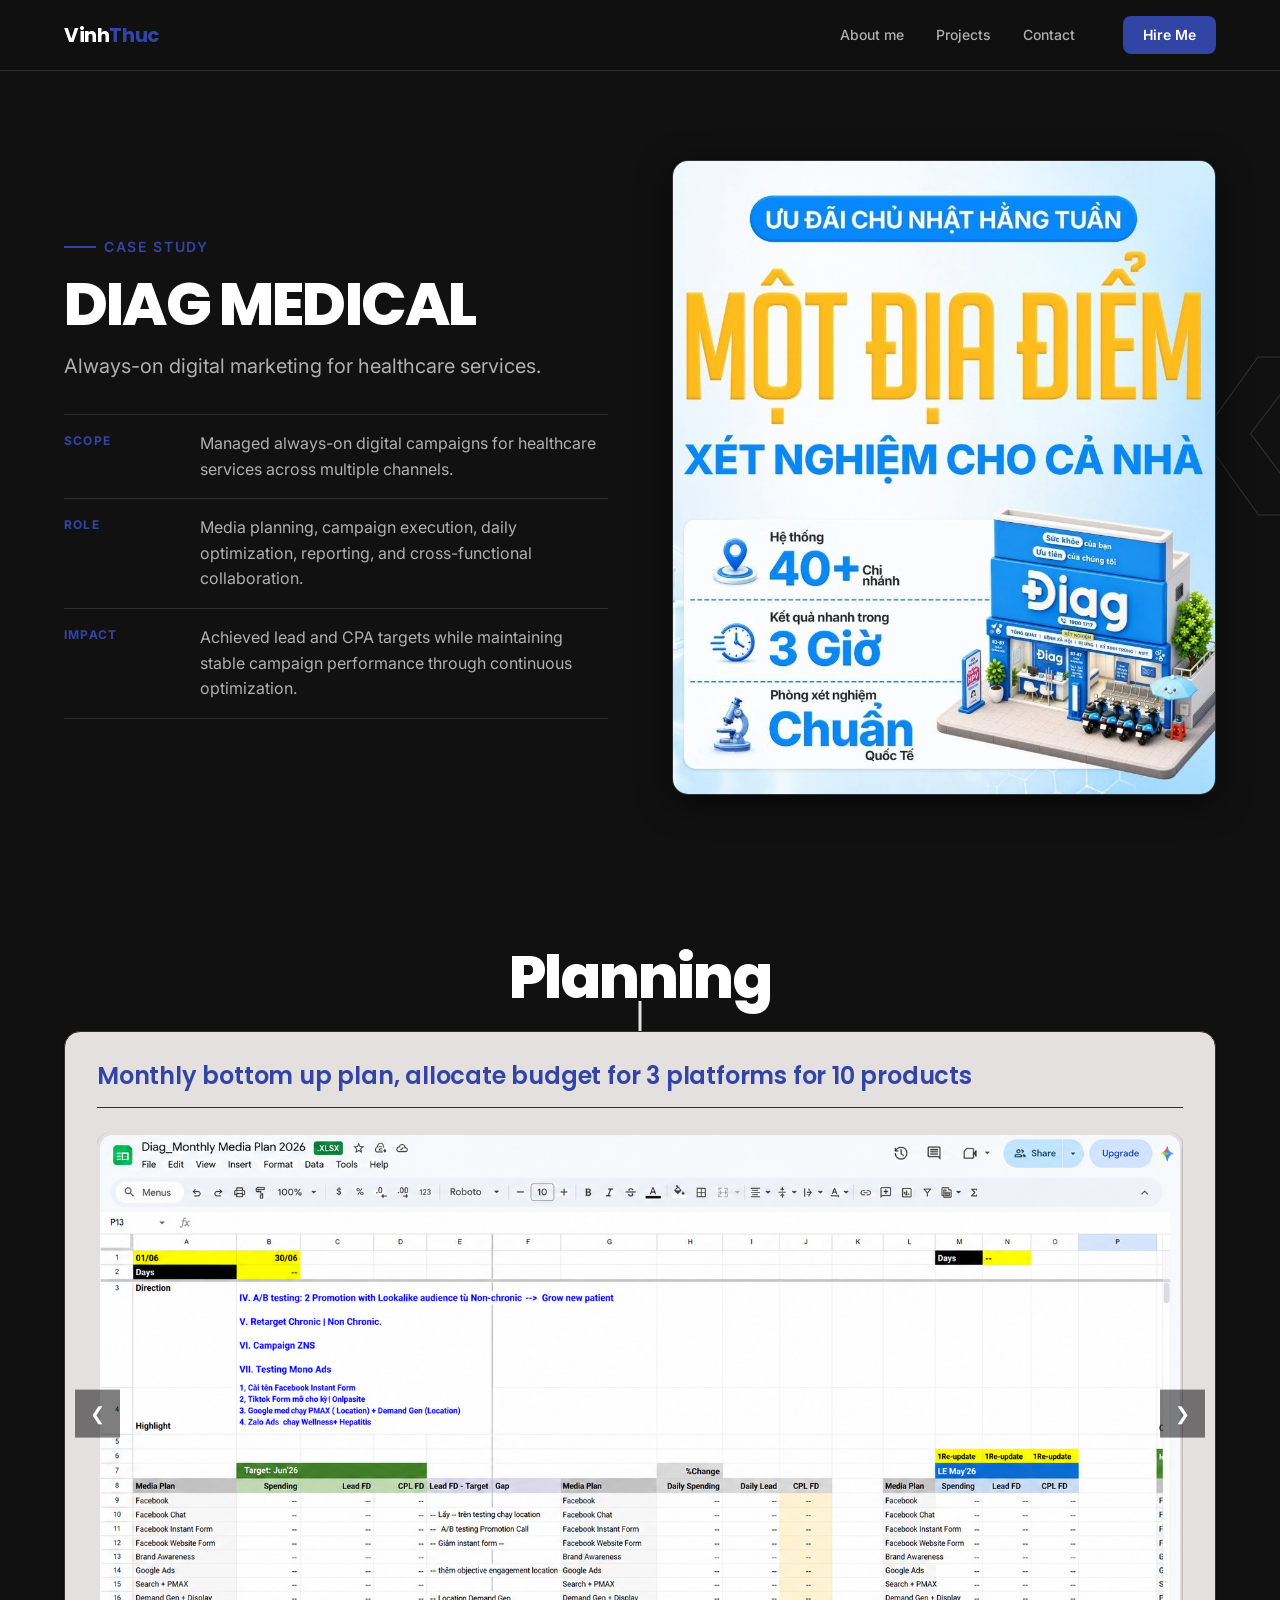
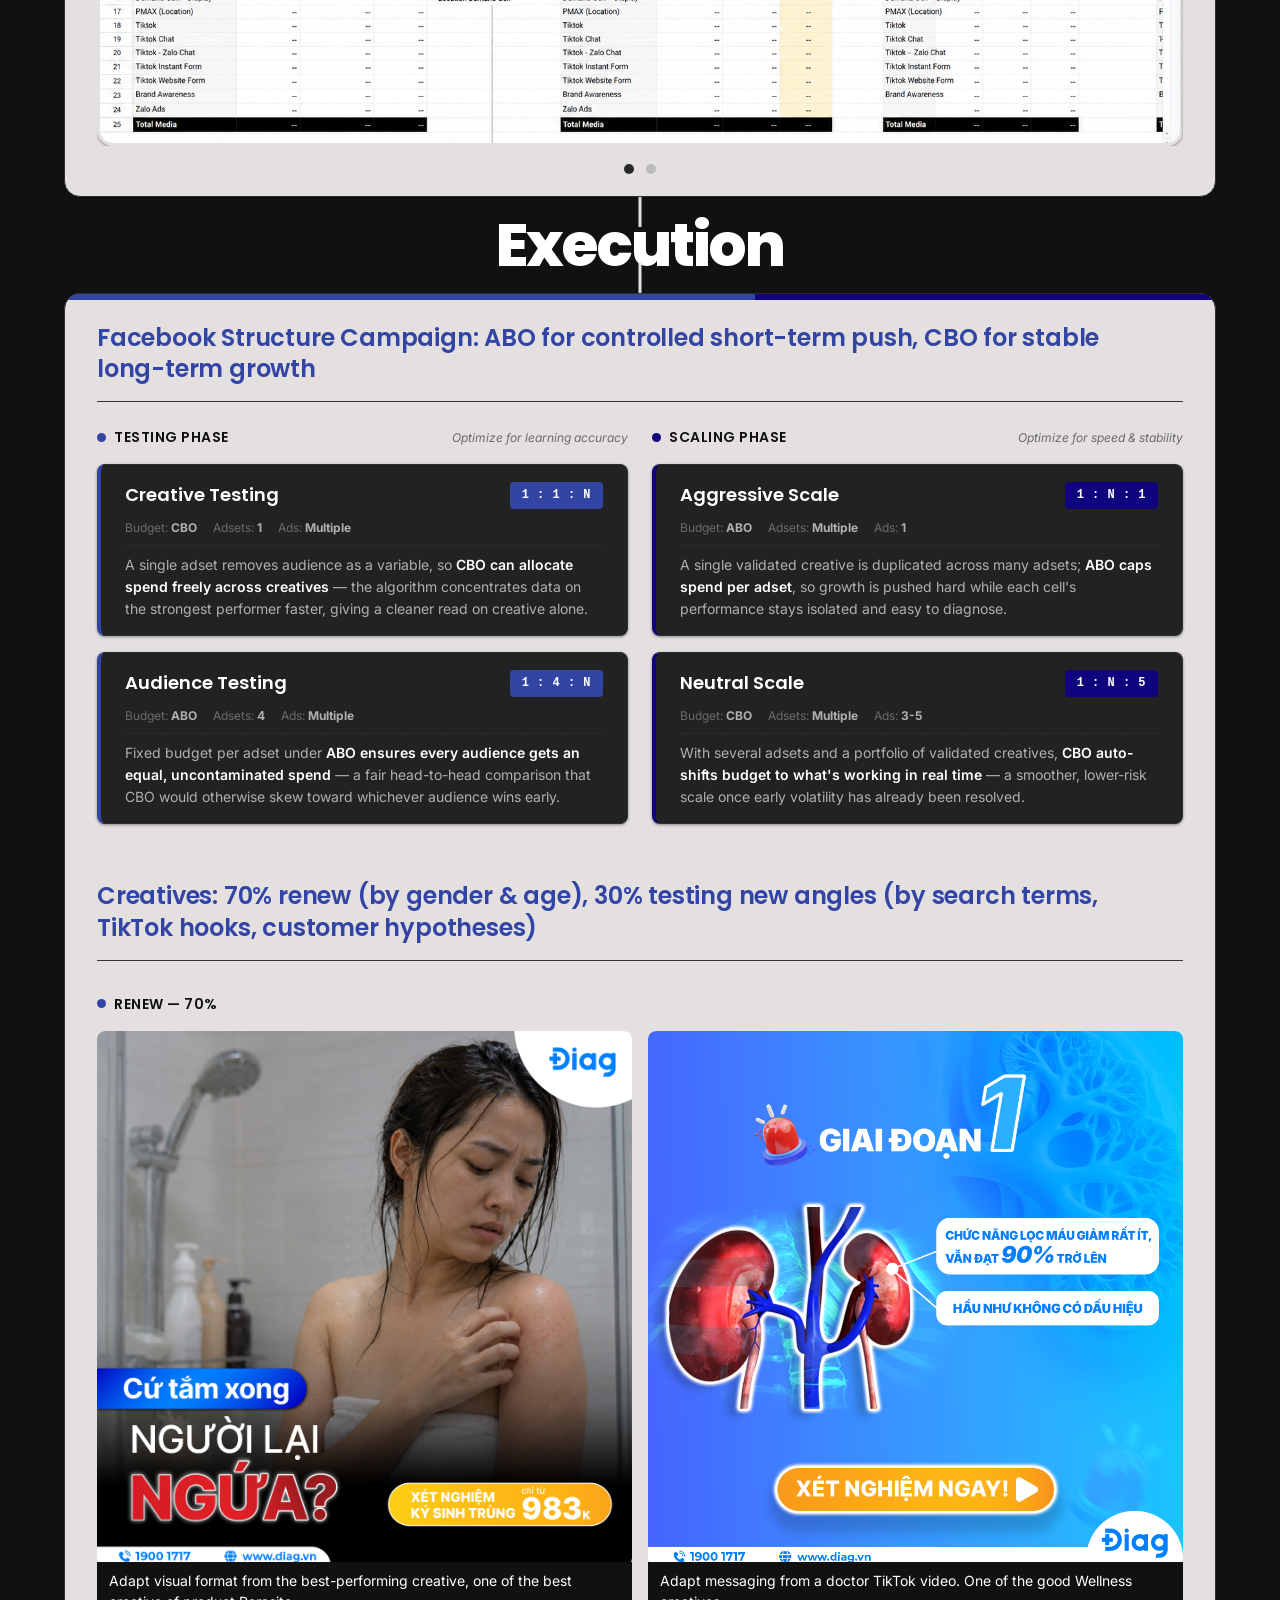
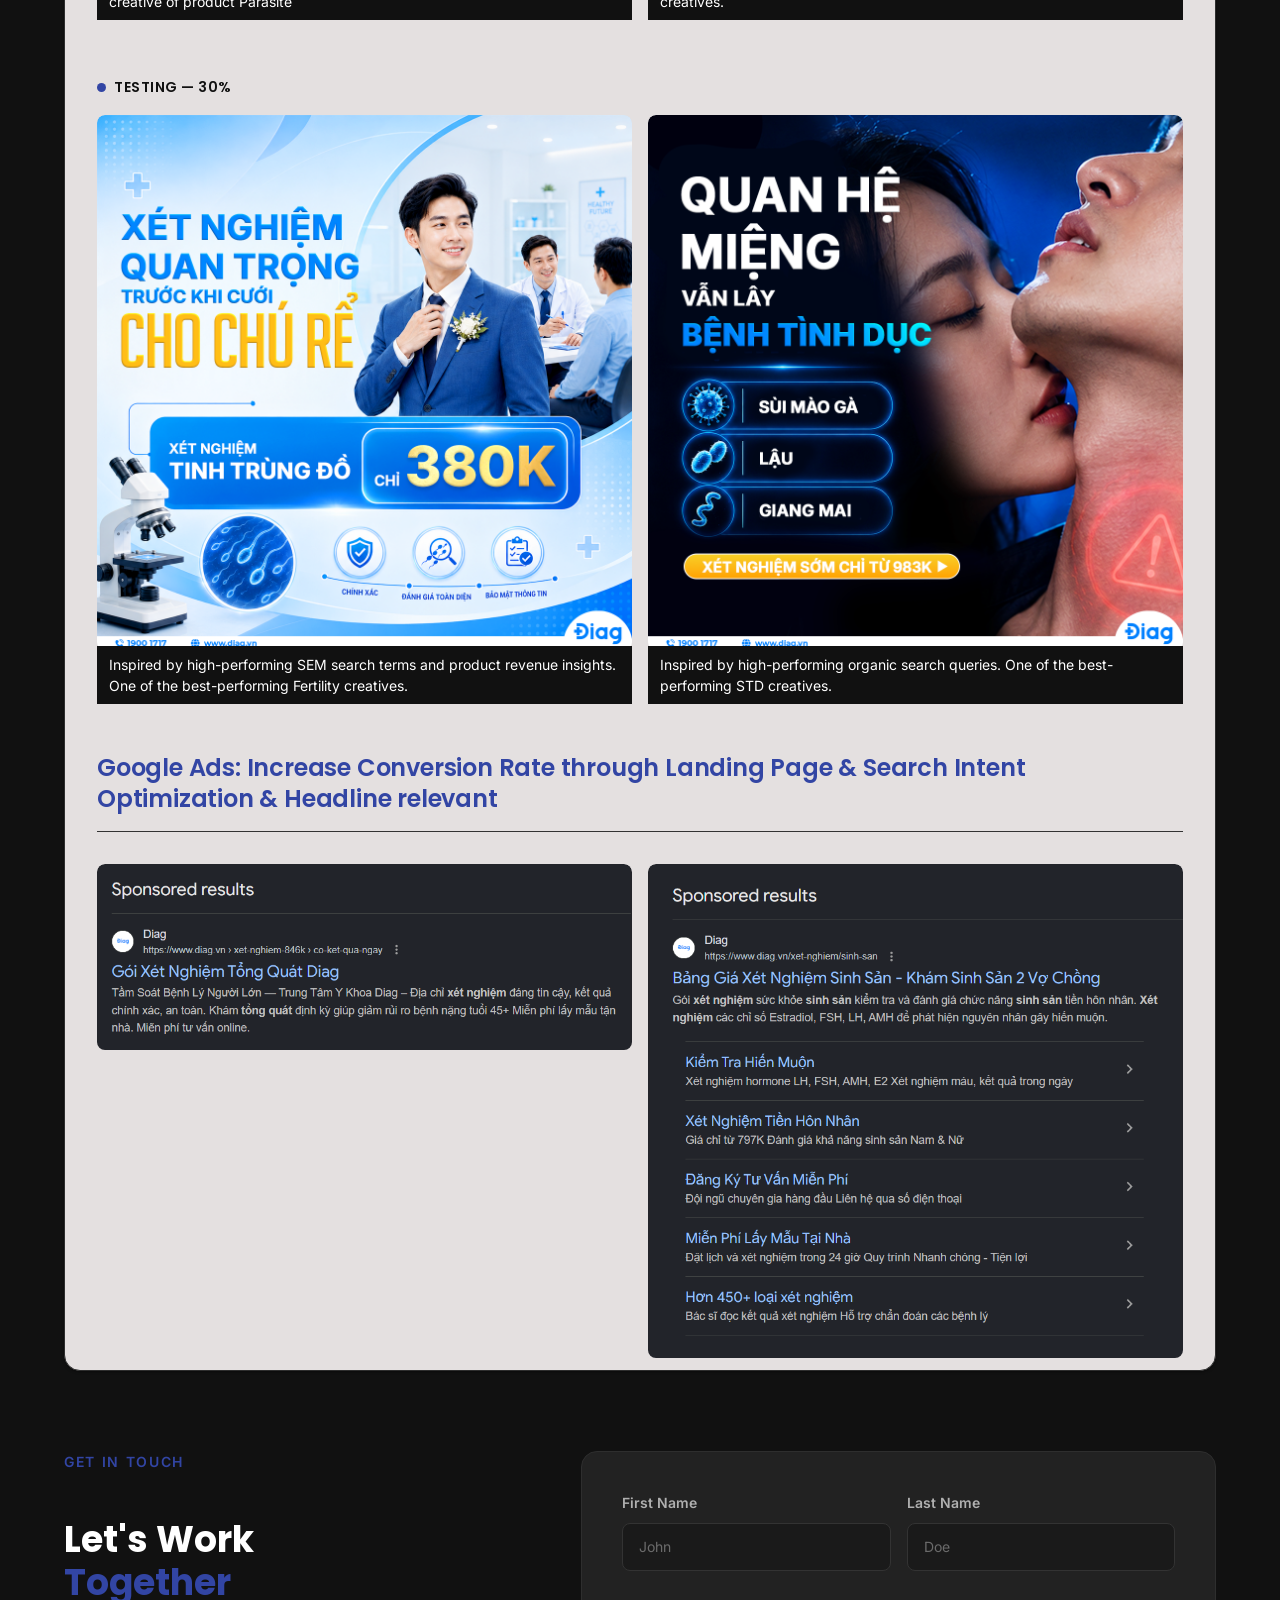
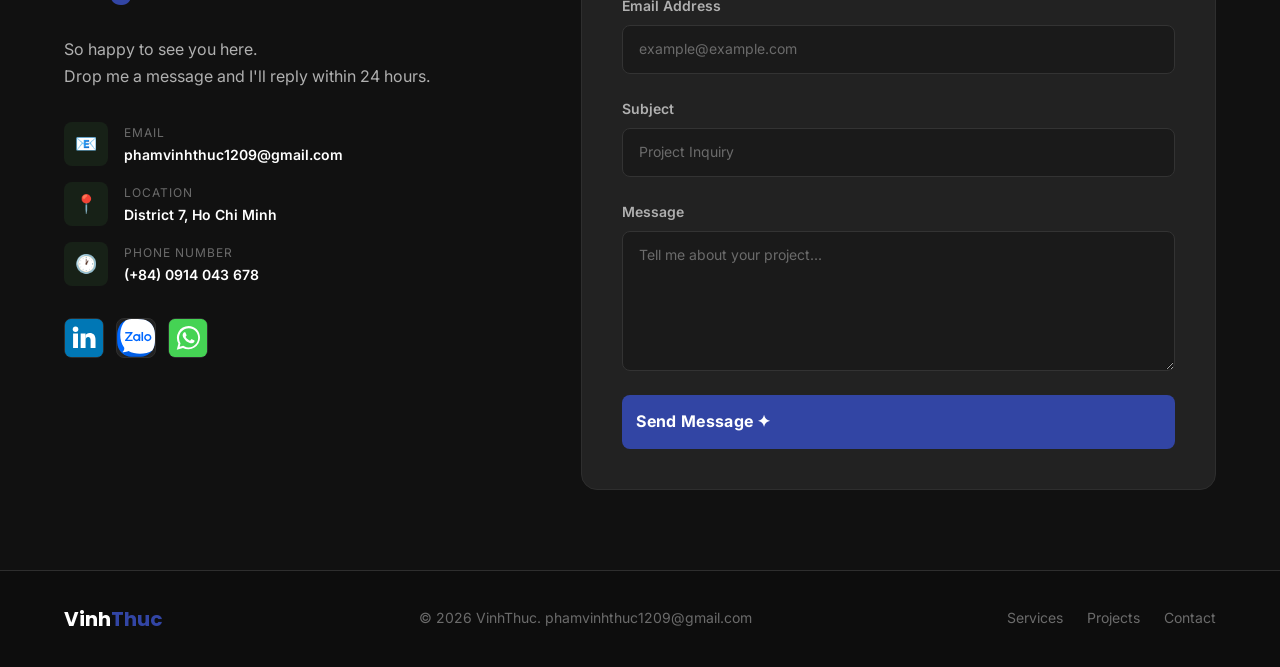
<file: diag_project.html>
<!doctype html>
<html lang="en">
  <head>
    <meta charset="UTF-8" />
    <meta name="viewport" content="width=device-width, initial-scale=1.0" />
    <title>VinhThuc/Portfolio/Project/Diag</title>
    
    <!-- Google Fonts -->
    <link rel="preconnect" href="https://fonts.googleapis.com" />
    <link rel="preconnect" href="https://fonts.gstatic.com" crossorigin />
    <link
      href="https://fonts.googleapis.com/css2?family=Poppins:wght@700;800&family=Inter:wght@400;500;600;700&display=swap"
      rel="stylesheet"
    />
<!-- --favicon-- -->
     <link rel="shortcut icon" href="./Image/Thuc/anh_chinh_4-removebg-preview.png" type="image/x-icon">
    <!-- css -->
    <link rel="stylesheet" href="./css.css/reset.css" />
     <link rel="stylesheet" href="./css.css/style_diag_project.css" />
    <link rel="stylesheet" href="./css.css/style.css">
    
   
  </head>
  <body>
    <!-- header -->
      <header class="navbar" role="banner">
      <div class="container navbar__inner">
        <a href="#" class="navbar__logo">Vinh<span>Thuc</span></a>

        <nav
          class="navbar__menu"
          id="navMenu"
          role="navigation"
          aria-label="Primary navigation"
        >
          <a href="./index.html" class="navbar__link">About me</a>
          <!-- <a href="#testimonials" class="navbar__link">Testimonials</a> -->
          <a href="#projects" class="navbar__link">Projects</a>
          <a href="#contact" class="navbar__link">Contact</a>
          <a href="#contact" class="btn btn--primary navbar__cta">Hire Me</a>
        </nav>

        <!-- <button
          class="navbar__toggle"
          id="navToggle"
          aria-label="Toggle menu"
          aria-expanded="false"
          aria-controls="navMenu"
        >
          <span class="navbar__toggle-bar"></span>
          <span class="navbar__toggle-bar"></span>
          <span class="navbar__toggle-bar"></span>
        </button> -->
      </div>
    </header>
    <!--End  header -->

   
    <main>
    <section class="diag-hero">
      <div class="container diag-hero__inner">
        <div class="diag-hero__content">
          <span class="diag-hero__eyebrow">Case Study</span>
          <h1 class="diag-hero__title">DIAG MEDICAL</h1>
          <p class="diag-hero__tagline">
            Always-on digital marketing for healthcare services.
          </p>

          <dl class="diag-hero__brief">
            <div class="diag-hero__brief-item">
              <dt class="diag-hero__brief-label">SCOPE</dt>
              <dd class="diag-hero__brief-value">
                Managed always-on digital campaigns for healthcare services across multiple channels.
              </dd>
            </div>
            
            <div class="diag-hero__brief-item">
              <dt class="diag-hero__brief-label">ROLE</dt>
              <dd class="diag-hero__brief-value">
              Media planning, campaign execution, daily optimization, reporting, and cross-functional collaboration.
              </dd>  </div>

            <div class="diag-hero__brief-item">
              <dt class="diag-hero__brief-label">IMPACT</dt>
              <dd class="diag-hero__brief-value">
               Achieved lead and CPA targets while maintaining stable campaign performance through continuous optimization.
              </dd>
           
            </div>
          </dl>
        </div>

        <div class="diag-hero__image-wrap">
          <img
            class="diag-hero__image"
            src="./Image/Diag/một địa điểm.jpg"
            alt="Diag USP"
          />
        </div>
      </div>
    </section>
      <!-- ----------/*end diag hero */ --------------- -->


      <!-- Planning -->
      <section class="container planning">
        <h1 class="planning__title">Planning</h1>

        <div class="planning__slider">
          <div class="planning__slider-title-plan">Monthly bottom up plan, allocate budget for 3 platforms for 10 products</div>
          <div class="planning__slider-divider"></div>
          <div class="planning__slider-container">
          
          <div class="planning__slider-wrapper" id="sliderWrapper">
  
            <img
              src="./Image/Diag/Diag_planning evidence 1.png"
              class="planning__slide"
              alt="Media Plan 1"
            />
            <img
              src="./Image/Diag/Diag_planning evidence 2.png"
              class="planning__slide"
              alt="Media Plan 2"
            />
          </div>
          </div>

          <button
            class="planning__btn planning__btn--prev"
            onclick="moveSlide(-1)"
          >
            &#10094;
          </button>
          <button
            class="planning__btn planning__btn--next"
            onclick="moveSlide(1)"
          >
            &#10095;
          </button>

          <div class="planning__dots">
            <span
              class="planning__dot planning__dot--active"
              onclick="goToSlide(0)"
            ></span>
            <span class="planning__dot" onclick="goToSlide(1)"></span>
          </div>
        </div>
      </section>
      <!--End Planning -->

      <!-- ---------/* Execution */----------------- -->
      <section class="container execution">
        <h1 class="execution__title">Execution</h1>
       <section class="execution-container ">
       <!-- Execution - Structure -->
         <section class="execution-structure">
          <h1 class="execution-structure__title">
            Facebook Structure Campaign: ABO for controlled short-term
            push, CBO for stable long-term growth
          </h1>

          <div class="execution-structure__divider"></div>

          <div class="execution-structure__body">
            <!-- TESTING -->
            <section
              class="execution-structure__phase execution-structure__phase--testing"
            >
              <div class="execution-structure__phase-head">
                <span class="execution-structure__phase-dot"></span>
                <h2 class="execution-structure__phase-label">Testing Phase</h2>
                <span class="execution-structure__phase-sub"
                  >Optimize for learning accuracy</span
                >
              </div>

              <article class="execution-structure__card">
                <div class="execution-structure__card-top">
                  <h3 class="execution-structure__card-title">
                    Creative Testing
                  </h3>
                  <span class="execution-structure__structure-tag"
                    >1 : 1 : N</span
                  >
                </div>
                <div class="execution-structure__meta">
                  <span class="execution-structure__meta-item"
                    >Budget: <b>CBO</b></span
                  >
                  <span class="execution-structure__meta-item"
                    >Adsets: <b>1</b></span
                  >
                  <span class="execution-structure__meta-item"
                    >Ads: <b>Multiple</b></span
                  >
                </div>
                <p class="execution-structure__reason">
                  A single adset removes audience as a variable, so
                  <b>CBO can allocate spend freely across creatives</b> — the
                  algorithm concentrates data on the strongest performer faster,
                  giving a cleaner read on creative alone.
                </p>
              </article>

              <article class="execution-structure__card">
                <div class="execution-structure__card-top">
                  <h3 class="execution-structure__card-title">
                    Audience Testing
                  </h3>
                  <span class="execution-structure__structure-tag"
                    >1 : 4 : N</span
                  >
                </div>
                <div class="execution-structure__meta">
                  <span class="execution-structure__meta-item"
                    >Budget: <b>ABO</b></span
                  >
                  <span class="execution-structure__meta-item"
                    >Adsets: <b>4</b></span
                  >
                  <span class="execution-structure__meta-item"
                    >Ads: <b>Multiple</b></span
                  >
                </div>
                <p class="execution-structure__reason">
                  Fixed budget per adset under
                  <b
                    >ABO ensures every audience gets an equal, uncontaminated
                    spend</b
                  >
                  — a fair head-to-head comparison that CBO would otherwise skew
                  toward whichever audience wins early.
                </p>
              </article>
            </section>

            <!-- SCALE -->
            <section
              class="execution-structure__phase execution-structure__phase--scale"
            >
              <div class="execution-structure__phase-head">
                <span class="execution-structure__phase-dot"></span>
                <h2 class="execution-structure__phase-label">Scaling Phase</h2>
                <span class="execution-structure__phase-sub"
                  >Optimize for speed &amp; stability</span
                >
              </div>

              <article class="execution-structure__card">
                <div class="execution-structure__card-top">
                  <h3 class="execution-structure__card-title">
                    Aggressive Scale
                  </h3>
                  <span class="execution-structure__structure-tag"
                    >1 : N : 1</span
                  >
                </div>
                <div class="execution-structure__meta">
                  <span class="execution-structure__meta-item"
                    >Budget: <b>ABO</b></span
                  >
                  <span class="execution-structure__meta-item"
                    >Adsets: <b>Multiple</b></span
                  >
                  <span class="execution-structure__meta-item"
                    >Ads: <b>1       
                    </b></span
                  >
                </div>
                <p class="execution-structure__reason">
                  A single validated creative is duplicated across many adsets;
                  <b>ABO caps spend per adset</b>, so growth is pushed hard
                  while each cell's performance stays isolated and easy to
                  diagnose.
                </p>
              </article>

              <article class="execution-structure__card">
                <div class="execution-structure__card-top">
                  <h3 class="execution-structure__card-title">Neutral Scale</h3>
                  <span class="execution-structure__structure-tag"
                    >1 : N : 5</span
                  >
                </div>
                <div class="execution-structure__meta">
                  <span class="execution-structure__meta-item"
                    >Budget: <b>CBO</b></span
                  >
                  <span class="execution-structure__meta-item"
                    >Adsets: <b>Multiple</b></span
                  >
                  <span class="execution-structure__meta-item"
                    >Ads: <b>3-5</b></span
                  >
                </div>
                <p class="execution-structure__reason">
                  With several adsets and a portfolio of validated creatives,
                  <b>CBO auto-shifts budget to what's working in real time</b> —
                  a smoother, lower-risk scale once early volatility has already
                  been resolved.
                </p>
              </article>
            </section>

          </div>
         </section>
       <!-- --execution-creative-->
         <section class="execution-creative" id="execution-creative">
          <div class="execution-creative__container">
    <div class="execution-creative__header">
      <h1 class="execution-creative__title">
        Creatives: 70% renew (by gender & age), 30% testing new angles (by search terms, TikTok hooks, customer hypotheses)
      </h1>
    </div>

    <div class="execution-creative__divider"></div>

    <div class="execution-creative__grid">
      <div class="execution-creative__group">
        <div class="execution-creative__group-dotlabel">
          <span class="execution-creative__group-dot"></span>
          <p class="execution-creative__group-label">Renew — 70%</p>
        </div>

        <div class="execution-creative__clone">
          <article class="execution-creative__description">
            <div class="execution-creative__image-wrap">
              <img
                class="execution-creative__single-image"
                src="./Image/Diag/Tắm xong lại ngứa.png"
                alt="tam xong ngua"
              />
            </div>
            <p class="execution-creative__para">
              Adapt visual format from the best-performing creative, one of the best creative of product Parasite
             
            </p>
          </article>

          <article class="execution-creative__description">
            <div class="execution-creative__image-wrap">
              <img
                class="execution-creative__single-image"
                src="./Image/Diag/suy than 1.png"
                alt="suy than gia doan 1"
              />
            </div>
            <p class="execution-creative__para">
              Adapt messaging from a doctor TikTok video. One of the good Wellness creatives.
              
            </p>
          </article>
        </div>
      </div>

      <div class="execution-creative__group">
        <div class="execution-creative__group-dotlabel">
          <span class="execution-creative__group-dot"></span>
          <p class="execution-creative__group-label">Testing — 30%</p>
        </div>

        <div class="execution-creative__testing">
          <article class="execution-creative__description">
            <div class="execution-creative__image-wrap">
              <img
                class="execution-creative__single-image"
                src="./Image/Diag/Tiền hôn nhân.png"
                alt="tien hon nhan"
              />
            </div>
            <p class="execution-creative__para"> 
             Inspired by high-performing SEM search terms and product revenue insights. One of the best-performing Fertility creatives.
            </p>
          </article>

          <article class="execution-creative__description">
            <div class="execution-creative__image-wrap">
              <img
                class="execution-creative__single-image"
                src="./Image/Diag/BJ.png"
                alt="BJ"
              />
            </div>
            <p class="execution-creative__para">
             Inspired by high-performing organic search queries. One of the best-performing STD creatives.
            </p>
          </article>
        </div>
      </div>
    </div>
  </div>
  
  </section>


         
<!-- Execution-Google -->
 <section class="execution-google">
  <div class="execution-google__container">
    <div class="execution-google__header">
      <h1 class="execution-google__title">
        Google Ads: Increase Conversion Rate through Landing Page & Search Intent Optimization & Headline relevant
      </h1>
    </div>

    <div class="execution-google__divider"></div>

    <div class="execution-google__grid">
      <div class="execution-google__group">

        <div class="execution-google__clone">
          <article class="execution-google__description">
            <div class="execution-google__image-wrap">
              <img
                class="execution-google__single-image"
                src="./Image/Diag/google diag 1.png"
                alt="tam xong ngua"
              />
            </div>
            
          </article>

          <article class="execution-google__description">
            <div class="execution-google__image-wrap">
              <img
                class="execution-google__single-image"
                src="./Image/Diag/google diag 2.png"
                alt="suy than gia doan 1"
              />
            </div>
            
          </article>
        </div>
      </div>
    </div>
  </div>
</section>






       </section>
      </section>




      <!--End Execution - Structure -->

      <!-- Execution - Creative Brief -->
      <!-- End Execution - Creative Brief -->

      <!-- Report -->
      <!--End Report -->
    </main>

     <!-- ══════════════════════════════════════════
         CONTACT
    ══════════════════════════════════════════ -->
      <section class="contact section" id="contact" aria-label="Contact">
        <div class="container">
          <div class="contact__inner">
            <div class="contact__info">
              <span class="section__label">Get In Touch</span>
              <h2 class="contact__info-title">
                Let's Work<br /><span style="color: var(--color-accent)"
                  >Together</span
                >
              </h2>
              <p class="contact__info-desc">
                So happy to see you here. <br />
                Drop me a message and I'll reply within 24 hours.
              </p>

              <div class="contact__details">
                <div class="contact__detail-item">
                  <div class="contact__detail-icon" aria-hidden="true">📧</div>
                  <div>
                    <div class="contact__detail-label">Email</div>
                    <div class="contact__detail-value">
                      phamvinhthuc1209@gmail.com
                    </div>
                  </div>
                </div>
                <div class="contact__detail-item">
                  <div class="contact__detail-icon" aria-hidden="true">📍</div>
                  <div>
                    <div class="contact__detail-label">Location</div>
                    <div class="contact__detail-value">
                      District 7, Ho Chi Minh
                    </div>
                  </div>
                </div>
                <div class="contact__detail-item">
                  <div class="contact__detail-icon" aria-hidden="true">🕐</div>
                  <div>
                    <div class="contact__detail-label">Phone Number</div>
                    <div class="contact__detail-value">(+84) 0914 043 678</div>
                  </div>
                </div>
              </div>

              <div class="contact__socials">
                <!-- <linkedin incon -->
                <a
                  href="https://www.linkedin.com/in/ph%E1%BA%A1m-v%C4%A9nh-th%E1%BB%A5c-615987247/"
                  class="contact__social-link"
                  aria-label="LinkedIn"
                  ><svg
                    xmlns="http://www.w3.org/2000/svg"
                    fill="#fff"
                    viewBox="0 0 512 512"
                    id="linkedin"
                  >
                    <rect
                      width="512"
                      height="512"
                      fill="#0077b5"
                      rx="15%"
                    ></rect>
                    <circle cx="142" cy="138" r="37"></circle>
                    <path
                      stroke="#fff"
                      stroke-width="66"
                      d="M244 194v198M142 194v198"
                    ></path>
                    <path
                      d="M276 282c0-20 13-40 36-40 24 0 33 18 33 45v105h66V279c0-61-32-89-76-89-34 0-51 19-59 32"
                    ></path></svg
                ></a>

                <!-- zalo incon -->
                <a
                  href="https://zalo.me/0914043678"
                  class="contact__social-link"
                  aria-label="Zalo"
                  ><svg
                    xmlns="http://www.w3.org/2000/svg"
                    width="50"
                    height="50"
                    fill="none"
                    viewBox="0 0 50 50"
                    id="zalo"
                  >
                    <path
                      fill="#0068FF"
                      fill-rule="evenodd"
                      d="M22.782 0.166016H27.199C33.2653 0.166016 36.8103 1.05701 39.9572 2.74421C43.1041 4.4314 45.5875 6.89585 47.2557 10.0428C48.9429 13.1897 49.8339 16.7347 49.8339 22.801V27.1991C49.8339 33.2654 48.9429 36.8104 47.2557 39.9573C45.5685 43.1042 43.1041 45.5877 39.9572 47.2559C36.8103 48.9431 33.2653 49.8341 27.199 49.8341H22.8009C16.7346 49.8341 13.1896 48.9431 10.0427 47.2559C6.89583 45.5687 4.41243 43.1042 2.7442 39.9573C1.057 36.8104 0.166016 33.2654 0.166016 27.1991V22.801C0.166016 16.7347 1.057 13.1897 2.7442 10.0428C4.43139 6.89585 6.89583 4.41245 10.0427 2.74421C13.1707 1.05701 16.7346 0.166016 22.782 0.166016Z"
                      clip-rule="evenodd"
                    ></path>
                    <path
                      fill="#001A33"
                      fill-rule="evenodd"
                      d="M49.8336 26.4736V27.1994C49.8336 33.2657 48.9427 36.8107 47.2555 39.9576C45.5683 43.1045 43.1038 45.5879 39.9569 47.2562C36.81 48.9434 33.265 49.8344 27.1987 49.8344H22.8007C17.8369 49.8344 14.5612 49.2378 11.8104 48.0966L7.27539 43.4267L49.8336 26.4736Z"
                      clip-rule="evenodd"
                      opacity=".12"
                    ></path>
                    <path
                      fill="#fff"
                      fill-rule="evenodd"
                      d="M7.779 43.5892C10.1019 43.846 13.0061 43.1836 15.0682 42.1825C24.0225 47.1318 38.0197 46.8954 46.4923 41.4732C46.8209 40.9803 47.1279 40.4677 47.4128 39.9363C49.1062 36.7779 50.0004 33.22 50.0004 27.1316V22.7175C50.0004 16.629 49.1062 13.0711 47.4128 9.91273C45.7385 6.75436 43.2461 4.28093 40.0877 2.58758C36.9293 0.894239 33.3714 0 27.283 0H22.8499C17.6644 0 14.2982 0.652754 11.4699 1.89893C11.3153 2.03737 11.1636 2.17818 11.0151 2.32135C2.71734 10.3203 2.08658 27.6593 9.12279 37.0782C9.13064 37.0921 9.13933 37.1061 9.14889 37.1203C10.2334 38.7185 9.18694 41.5154 7.55068 43.1516C7.28431 43.399 7.37944 43.5512 7.779 43.5892Z"
                      clip-rule="evenodd"
                    ></path>
                    <path
                      fill="#0068FF"
                      d="M20.5632 17H10.8382V19.0853H17.5869L10.9329 27.3317C10.7244 27.635 10.5728 27.9194 10.5728 28.5639V29.0947H19.748C20.203 29.0947 20.5822 28.7156 20.5822 28.2606V27.1421H13.4922L19.748 19.2938C19.8428 19.1801 20.0134 18.9716 20.0893 18.8768L20.1272 18.8199C20.4874 18.2891 20.5632 17.8341 20.5632 17.2844V17ZM32.9416 29.0947H34.3255V17H32.2402V28.3933C32.2402 28.7725 32.5435 29.0947 32.9416 29.0947ZM25.814 19.6924C23.1979 19.6924 21.0747 21.8156 21.0747 24.4317 21.0747 27.0478 23.1979 29.171 25.814 29.171 28.4301 29.171 30.5533 27.0478 30.5533 24.4317 30.5723 21.8156 28.4491 19.6924 25.814 19.6924ZM25.814 27.2184C24.2785 27.2184 23.0273 25.9672 23.0273 24.4317 23.0273 22.8962 24.2785 21.645 25.814 21.645 27.3495 21.645 28.6007 22.8962 28.6007 24.4317 28.6007 25.9672 27.3685 27.2184 25.814 27.2184ZM40.4867 19.6162C37.8516 19.6162 35.7095 21.7584 35.7095 24.3934 35.7095 27.0285 37.8516 29.1707 40.4867 29.1707 43.1217 29.1707 45.2639 27.0285 45.2639 24.3934 45.2639 21.7584 43.1217 19.6162 40.4867 19.6162ZM40.4867 27.2181C38.9322 27.2181 37.681 25.9669 37.681 24.4124 37.681 22.8579 38.9322 21.6067 40.4867 21.6067 42.0412 21.6067 43.2924 22.8579 43.2924 24.4124 43.2924 25.9669 42.0412 27.2181 40.4867 27.2181Z"
                    ></path>
                    <path
                      fill="#0068FF"
                      d="M29.4562 29.0944H30.5747V19.957H28.6221V28.2793C28.6221 28.7153 29.0012 29.0944 29.4562 29.0944Z"
                    ></path>
                  </svg>
                </a>
                <!-- Whatsapp Icon -->
                <a
                  href="https://wa.me/84914043678"
                  class="contact__social-link"
                  aria-label="Whatsapp"
                  ><svg
                    xmlns="http://www.w3.org/2000/svg"
                    fill="#fff"
                    viewBox="0 0 512 512"
                    id="whatsapp"
                  >
                    <rect
                      width="512"
                      height="512"
                      fill="#45d354"
                      rx="15%"
                    ></rect>
                    <path
                      d="M308 273c-3-2-6-3-9 1l-12 16c-3 2-5 3-9 1-15-8-36-17-54-47-1-4 1-6 3-8l9-14c2-2 1-4 0-6l-12-29c-3-8-6-7-9-7h-8c-2 0-6 1-10 5-22 22-13 53 3 73 3 4 23 40 66 59 32 14 39 12 48 10 11-1 22-10 27-19 1-3 6-16 2-18"
                    ></path>
                    <path
                      d="M264 384c-41 0-72-22-72-22l-49 13 12-48s-20-31-20-70c0-72 59-132 132-132 68 0 126 53 126 127 0 72-58 131-129 132m-159 29l83-23a158 158 0 0 0 230-140c0-86-68-155-154-155a158 158 0 0 0-137 236"
                    ></path>
                  </svg>
                </a>

      
              </div>
            </div>

            <div class="form" role="form" aria-label="Contact form">
              <div class="form__row">
                <div class="form__group">
                  <label class="form__label" for="firstName">First Name</label>
                  <input
                    class="form__input"
                    type="text"
                    id="firstName"
                    name="firstName"
                    placeholder="John"
                    autocomplete="given-name"
                    required
                  />
                </div>
                <div class="form__group">
                  <label class="form__label" for="lastName">Last Name</label>
                  <input
                    class="form__input"
                    type="text"
                    id="lastName"
                    name="lastName"
                    placeholder="Doe"
                    autocomplete="family-name"
                    required
                  />
                </div>
              </div>

              <div class="form__group">
                <label class="form__label" for="email">Email Address</label>
                <input
                  class="form__input"
                  type="email"
                  id="email"
                  name="email"
                  placeholder="example@example.com"
                  autocomplete="email"
                  required
                />
              </div>

              <div class="form__group">
                <label class="form__label" for="subject">Subject</label>
                <input
                  class="form__input"
                  type="text"
                  id="subject"
                  name="subject"
                  placeholder="Project Inquiry"
                />
              </div>

              <div class="form__group">
                <label class="form__label" for="message">Message</label>
                <textarea
                  class="form__textarea"
                  id="message"
                  name="message"
                  placeholder="Tell me about your project..."
                  required
                ></textarea>
              </div>

              <button type="submit" class="btn btn--primary form__submit">
                Send Message ✦
              </button>
            </div>
          </div>
        </div>
      </section>
    </main>

    <!-- ══════════════════════════════════════════
       FOOTER
  ══════════════════════════════════════════ -->
    <footer class="footer" role="contentinfo">
      <div class="container footer__inner">
        <a href="#home" class="footer__logo">Vinh<span>Thuc</span></a>

        <p class="footer__copy">© 2026 VinhThuc. phamvinhthuc1209@gmail.com</p>

        <nav class="footer__links" aria-label="Footer navigation">
          <a href="#services" class="footer__link">Services</a>
          <a href="#projects" class="footer__link">Projects</a>
          <a href="#contact" class="footer__link">Contact</a>
        </nav>
      </div>
    </footer>

    <!-------------- script -------------->
    <script>
      let currentSlide = 0;
      const totalSlides = 2;

      function updateSlider() {
        const wrapper = document.getElementById("sliderWrapper");
        wrapper.style.transform = `translateX(-${currentSlide * 100}%)`;

        document.querySelectorAll(".dot").forEach((dot, i) => {
          dot.classList.toggle("active", i === currentSlide);
        });
      }

      function moveSlide(direction) {
        currentSlide = (currentSlide + direction + totalSlides) % totalSlides;
        updateSlider();
      }

      function goToSlide(index) {
        currentSlide = index;
        updateSlider();
      }
    </script>
  </body>
</html>
</file>
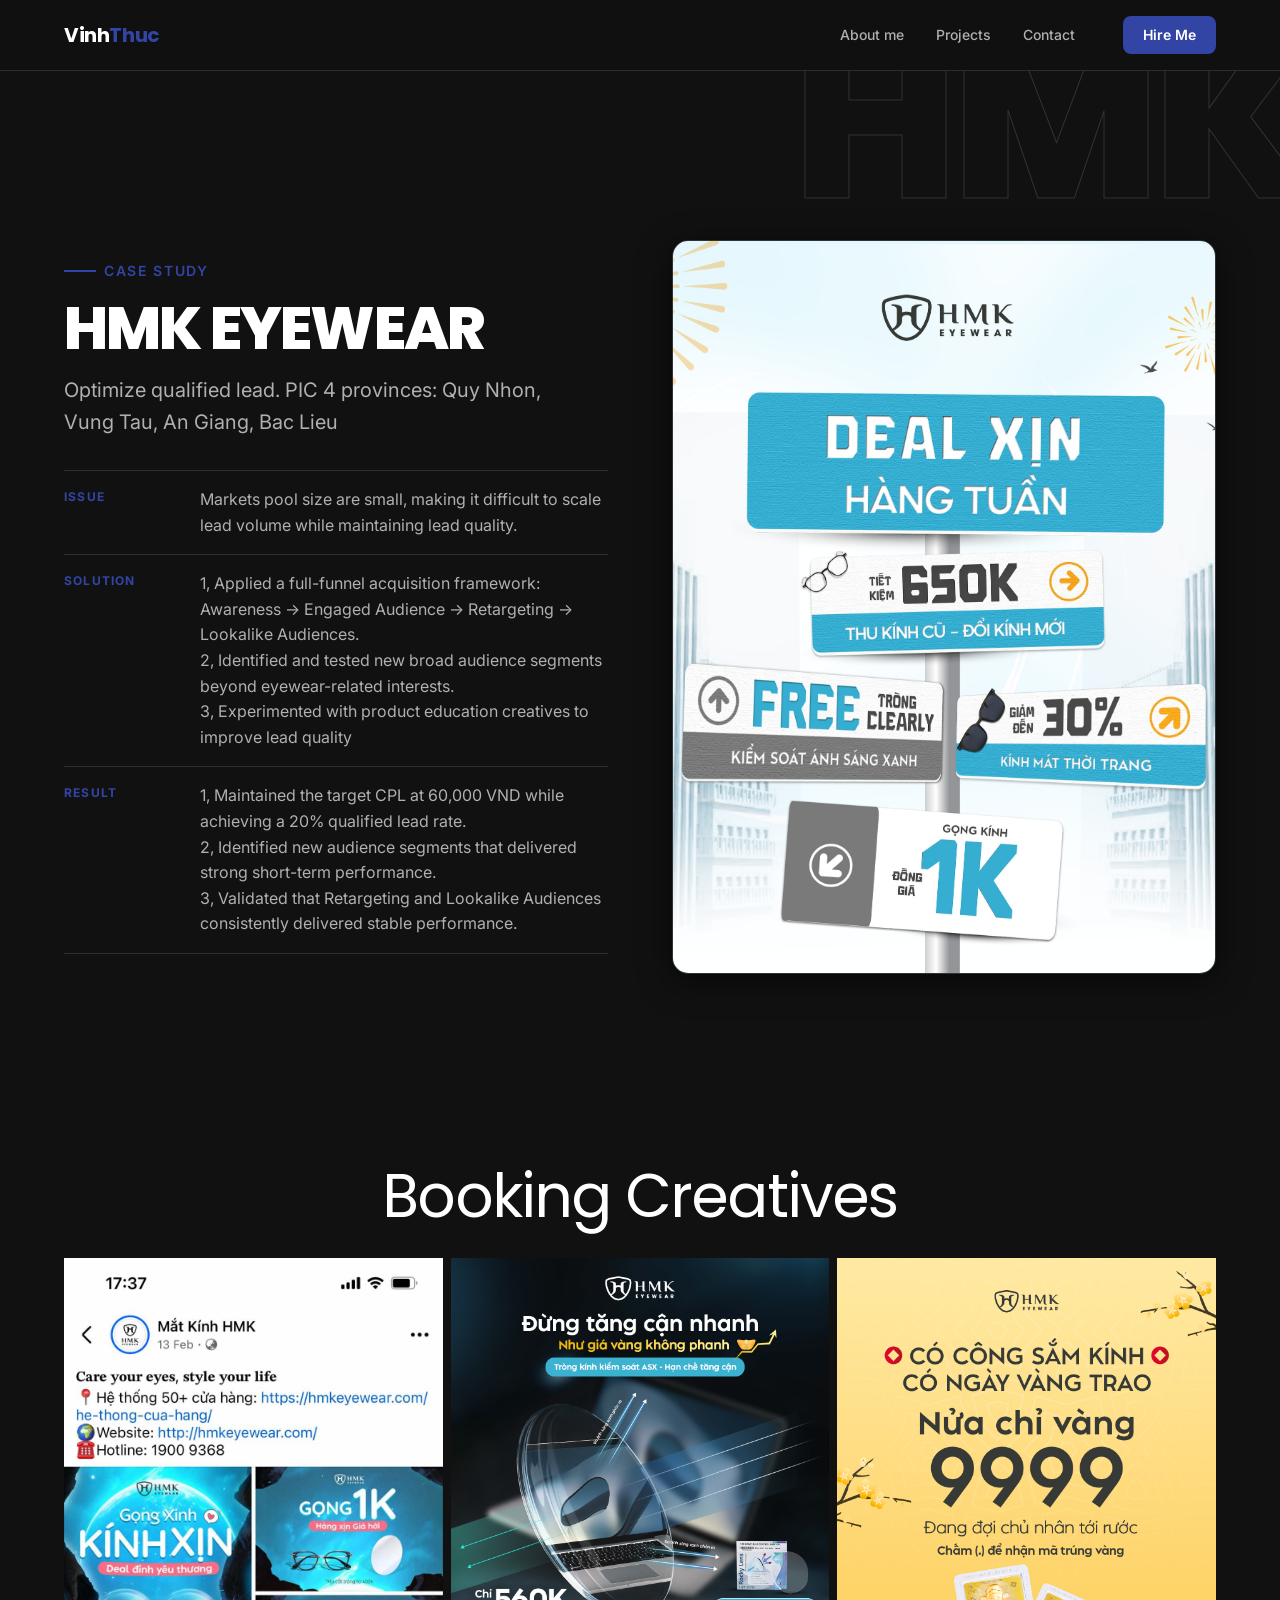
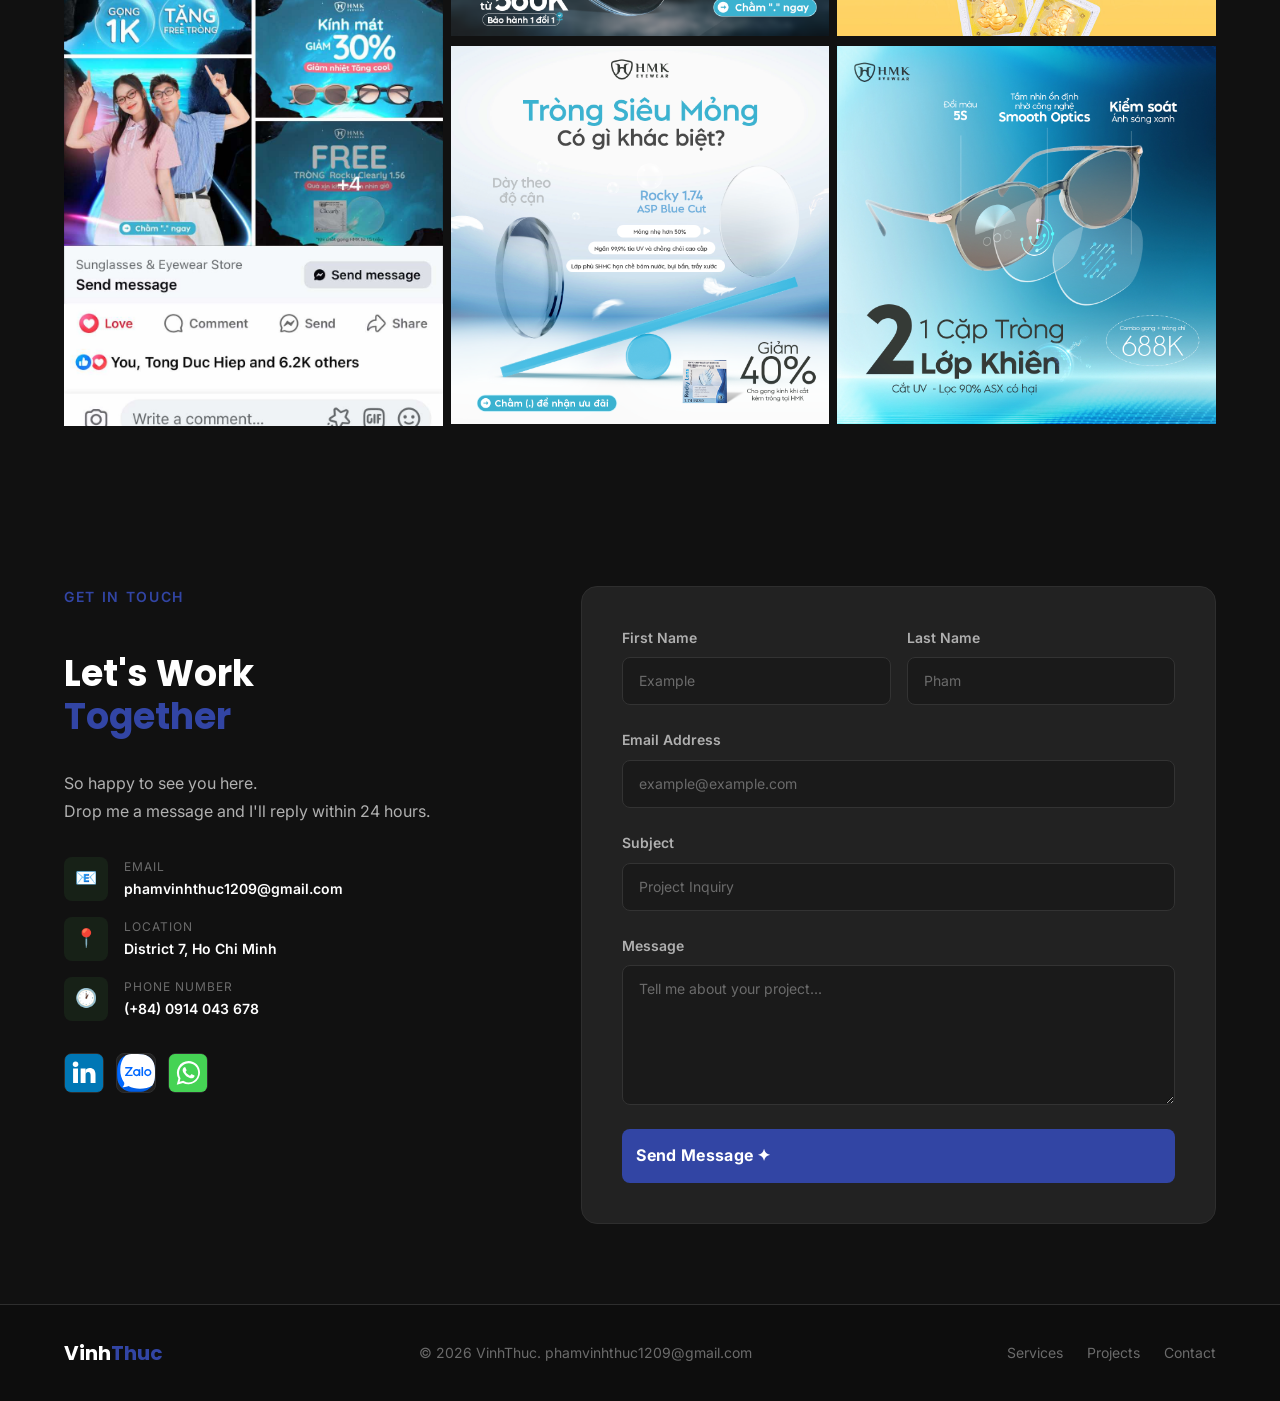
<file: hmk.html>
<!doctype html>
<html lang="en">
  <head>
    <meta charset="UTF-8" />
    <meta name="viewport" content="width=device-width, initial-scale=1.0" />
    <title>VinhThuc/Portfolio/Project/HMK_Eyewear</title>

    <!-- Google Fonts -->
    <link rel="preconnect" href="https://fonts.googleapis.com" />
    <link rel="preconnect" href="https://fonts.gstatic.com" crossorigin />
    <link
      href="https://fonts.googleapis.com/css2?family=Poppins:wght@700;800&family=Inter:wght@400;500;600;700&display=swap"
      rel="stylesheet"
    />
    <!-- --favicon-- -->
    <link
      rel="shortcut icon"
      href="./Image/Thuc/anh_chinh_4-removebg-preview.png"
      type="image/x-icon"
    />
    <!-- css -->
    <link rel="stylesheet" href="./css.css/reset.css" />

    <link rel="stylesheet" href="./css.css/style_hmk_project.css" />
    <link rel="stylesheet" href="./css.css/style.css" />
  </head>
  <body>
    <!-- header -->
    <header class="navbar" role="banner">
      <div class="container navbar__inner">
        <a href="#" class="navbar__logo">Vinh<span>Thuc</span></a>

        <nav
          class="navbar__menu"
          id="navMenu"
          role="navigation"
          aria-label="Primary navigation"
        >
          <a href="./index.html" class="navbar__link">About me</a>
          <!-- <a href="#testimonials" class="navbar__link">Testimonials</a> -->
          <a href="#projects" class="navbar__link">Projects</a>
          <a href="#contact" class="navbar__link">Contact</a>
          <a href="#contact" class="btn btn--primary navbar__cta">Hire Me</a>
        </nav>

        <!-- <button
          class="navbar__toggle"
          id="navToggle"
          aria-label="Toggle menu"
          aria-expanded="false"
          aria-controls="navMenu"
        >
          <span class="navbar__toggle-bar"></span>
          <span class="navbar__toggle-bar"></span>
          <span class="navbar__toggle-bar"></span>
        </button> -->
      </div>
    </header>

    <main>
      <section class="hmk-hero"></section>
      <div class="container hmk-hero__inner">
        <div class="hmk-hero__content">
          <span class="hmk-hero__eyebrow">Case Study</span>
          <h1 class="hmk-hero__title">HMK EYEWEAR</h1>
          <p class="hmk-hero__tagline">
            Optimize qualified lead. PIC 4 provinces: Quy Nhon, Vung Tau, An
            Giang, Bac Lieu
          </p>

          <dl class="hmk-hero__brief">
            <div class="hmk-hero__brief-item">
              <dt class="hmk-hero__brief-label">Issue</dt>
              <dd class="hmk-hero__brief-value">
                Markets pool size are small, making it difficult to scale lead
                volume while maintaining lead quality.
              </dd>
            </div>
            <div class="hmk-hero__brief-item">
              <dt class="hmk-hero__brief-label">Solution</dt>
              <dd class="hmk-hero__brief-value">
                1, Applied a full-funnel acquisition framework: Awareness →
                Engaged Audience → Retargeting → Lookalike Audiences.<br />
                2, Identified and tested new broad audience segments beyond
                eyewear-related interests.<br />
                3, Experimented with product education creatives to improve lead
                quality
              </dd>
            </div>

            <div class="hmk-hero__brief-item">
              <dt class="hmk-hero__brief-label">Result</dt>
              <dd class="hmk-hero__brief-value">
                1, Maintained the target CPL at 60,000 VND while achieving a 20%
                qualified lead rate.<br />
                2, Identified new audience segments that delivered strong
                short-term performance.<br />
                3, Validated that Retargeting and Lookalike Audiences
                consistently delivered stable performance.

                <br />
              </dd>
            </div>
          </dl>
        </div>

        <div class="hmk-hero__image-wrap">
          <img
            class="hmk-hero__image"
            src="./Image/HMK/hmk_hero.png"
            alt="Asahi Tết B2B campaign overview"
          />
        </div>
      </div>
      <!-- ----------/* hmk hero */ --------------- -->
      <section class="hmk-creative">
        <div class="container">
          <div class="hmk-creative__title">Booking Creatives</div>
          <div class="hmk-creative__grid">
            <img src="./Image/HMK/hmk_post.png" alt="hmk-post" />
            <img
              src="./Image/HMK/Combo Tròng Ánh Sáng Xanh.png"
              alt="hmk-trong-anh-sang-xanh"
            />
            <img src="./Image/HMK/Post Full Text.jpg" alt="hmk-full-text" />
            <img
              src="./Image/HMK/Tròng Siêu Mỏng.png"
              alt="hmk-trong-sieu-mong"
            />
            <img
              src="./Image/HMK/Tròng Đổi Màu Khói ASX-Recovered.jpg"
              alt="hmk-trong-doi-mau"
            />
          </div>
        </div>
      </section>

      <!-- ----------------/* hmk-creative */------------- -->
    </main>

    <!-- ══════════════════════════════════════════
         CONTACT
    ══════════════════════════════════════════ -->
    <section class="contact section" id="contact" aria-label="Contact">
      <div class="container">
        <div class="contact__inner">
          <div class="contact__info">
            <span class="section__label">Get In Touch</span>
            <h2 class="contact__info-title">
              Let's Work<br /><span style="color: var(--color-accent)"
                >Together</span
              >
            </h2>
            <p class="contact__info-desc">
              So happy to see you here. <br />
              Drop me a message and I'll reply within 24 hours.
            </p>

            <div class="contact__details">
              <div class="contact__detail-item">
                <div class="contact__detail-icon" aria-hidden="true">📧</div>
                <div>
                  <div class="contact__detail-label">Email</div>
                  <div class="contact__detail-value">
                    phamvinhthuc1209@gmail.com
                  </div>
                </div>
              </div>
              <div class="contact__detail-item">
                <div class="contact__detail-icon" aria-hidden="true">📍</div>
                <div>
                  <div class="contact__detail-label">Location</div>
                  <div class="contact__detail-value">
                    District 7, Ho Chi Minh
                  </div>
                </div>
              </div>
              <div class="contact__detail-item">
                <div class="contact__detail-icon" aria-hidden="true">🕐</div>
                <div>
                  <div class="contact__detail-label">Phone Number</div>
                  <div class="contact__detail-value">(+84) 0914 043 678</div>
                </div>
              </div>
            </div>

            <div class="contact__socials">
              <!-- <linkedin incon -->
              <a
                href="https://www.linkedin.com/in/ph%E1%BA%A1m-v%C4%A9nh-th%E1%BB%A5c-615987247/"
                class="contact__social-link"
                aria-label="LinkedIn"
                ><svg
                  xmlns="http://www.w3.org/2000/svg"
                  fill="#fff"
                  viewBox="0 0 512 512"
                  id="linkedin"
                >
                  <rect width="512" height="512" fill="#0077b5" rx="15%"></rect>
                  <circle cx="142" cy="138" r="37"></circle>
                  <path
                    stroke="#fff"
                    stroke-width="66"
                    d="M244 194v198M142 194v198"
                  ></path>
                  <path
                    d="M276 282c0-20 13-40 36-40 24 0 33 18 33 45v105h66V279c0-61-32-89-76-89-34 0-51 19-59 32"
                  ></path></svg
              ></a>

              <!-- zalo incon -->
              <a
                href="https://zalo.me/0914043678"
                class="contact__social-link"
                aria-label="Zalo"
                ><svg
                  xmlns="http://www.w3.org/2000/svg"
                  width="50"
                  height="50"
                  fill="none"
                  viewBox="0 0 50 50"
                  id="zalo"
                >
                  <path
                    fill="#0068FF"
                    fill-rule="evenodd"
                    d="M22.782 0.166016H27.199C33.2653 0.166016 36.8103 1.05701 39.9572 2.74421C43.1041 4.4314 45.5875 6.89585 47.2557 10.0428C48.9429 13.1897 49.8339 16.7347 49.8339 22.801V27.1991C49.8339 33.2654 48.9429 36.8104 47.2557 39.9573C45.5685 43.1042 43.1041 45.5877 39.9572 47.2559C36.8103 48.9431 33.2653 49.8341 27.199 49.8341H22.8009C16.7346 49.8341 13.1896 48.9431 10.0427 47.2559C6.89583 45.5687 4.41243 43.1042 2.7442 39.9573C1.057 36.8104 0.166016 33.2654 0.166016 27.1991V22.801C0.166016 16.7347 1.057 13.1897 2.7442 10.0428C4.43139 6.89585 6.89583 4.41245 10.0427 2.74421C13.1707 1.05701 16.7346 0.166016 22.782 0.166016Z"
                    clip-rule="evenodd"
                  ></path>
                  <path
                    fill="#001A33"
                    fill-rule="evenodd"
                    d="M49.8336 26.4736V27.1994C49.8336 33.2657 48.9427 36.8107 47.2555 39.9576C45.5683 43.1045 43.1038 45.5879 39.9569 47.2562C36.81 48.9434 33.265 49.8344 27.1987 49.8344H22.8007C17.8369 49.8344 14.5612 49.2378 11.8104 48.0966L7.27539 43.4267L49.8336 26.4736Z"
                    clip-rule="evenodd"
                    opacity=".12"
                  ></path>
                  <path
                    fill="#fff"
                    fill-rule="evenodd"
                    d="M7.779 43.5892C10.1019 43.846 13.0061 43.1836 15.0682 42.1825C24.0225 47.1318 38.0197 46.8954 46.4923 41.4732C46.8209 40.9803 47.1279 40.4677 47.4128 39.9363C49.1062 36.7779 50.0004 33.22 50.0004 27.1316V22.7175C50.0004 16.629 49.1062 13.0711 47.4128 9.91273C45.7385 6.75436 43.2461 4.28093 40.0877 2.58758C36.9293 0.894239 33.3714 0 27.283 0H22.8499C17.6644 0 14.2982 0.652754 11.4699 1.89893C11.3153 2.03737 11.1636 2.17818 11.0151 2.32135C2.71734 10.3203 2.08658 27.6593 9.12279 37.0782C9.13064 37.0921 9.13933 37.1061 9.14889 37.1203C10.2334 38.7185 9.18694 41.5154 7.55068 43.1516C7.28431 43.399 7.37944 43.5512 7.779 43.5892Z"
                    clip-rule="evenodd"
                  ></path>
                  <path
                    fill="#0068FF"
                    d="M20.5632 17H10.8382V19.0853H17.5869L10.9329 27.3317C10.7244 27.635 10.5728 27.9194 10.5728 28.5639V29.0947H19.748C20.203 29.0947 20.5822 28.7156 20.5822 28.2606V27.1421H13.4922L19.748 19.2938C19.8428 19.1801 20.0134 18.9716 20.0893 18.8768L20.1272 18.8199C20.4874 18.2891 20.5632 17.8341 20.5632 17.2844V17ZM32.9416 29.0947H34.3255V17H32.2402V28.3933C32.2402 28.7725 32.5435 29.0947 32.9416 29.0947ZM25.814 19.6924C23.1979 19.6924 21.0747 21.8156 21.0747 24.4317 21.0747 27.0478 23.1979 29.171 25.814 29.171 28.4301 29.171 30.5533 27.0478 30.5533 24.4317 30.5723 21.8156 28.4491 19.6924 25.814 19.6924ZM25.814 27.2184C24.2785 27.2184 23.0273 25.9672 23.0273 24.4317 23.0273 22.8962 24.2785 21.645 25.814 21.645 27.3495 21.645 28.6007 22.8962 28.6007 24.4317 28.6007 25.9672 27.3685 27.2184 25.814 27.2184ZM40.4867 19.6162C37.8516 19.6162 35.7095 21.7584 35.7095 24.3934 35.7095 27.0285 37.8516 29.1707 40.4867 29.1707 43.1217 29.1707 45.2639 27.0285 45.2639 24.3934 45.2639 21.7584 43.1217 19.6162 40.4867 19.6162ZM40.4867 27.2181C38.9322 27.2181 37.681 25.9669 37.681 24.4124 37.681 22.8579 38.9322 21.6067 40.4867 21.6067 42.0412 21.6067 43.2924 22.8579 43.2924 24.4124 43.2924 25.9669 42.0412 27.2181 40.4867 27.2181Z"
                  ></path>
                  <path
                    fill="#0068FF"
                    d="M29.4562 29.0944H30.5747V19.957H28.6221V28.2793C28.6221 28.7153 29.0012 29.0944 29.4562 29.0944Z"
                  ></path>
                </svg>
              </a>
              <!-- Whatsapp Icon -->
              <a
                href="https://wa.me/84914043678"
                class="contact__social-link"
                aria-label="Whatsapp"
                ><svg
                  xmlns="http://www.w3.org/2000/svg"
                  fill="#fff"
                  viewBox="0 0 512 512"
                  id="whatsapp"
                >
                  <rect width="512" height="512" fill="#45d354" rx="15%"></rect>
                  <path
                    d="M308 273c-3-2-6-3-9 1l-12 16c-3 2-5 3-9 1-15-8-36-17-54-47-1-4 1-6 3-8l9-14c2-2 1-4 0-6l-12-29c-3-8-6-7-9-7h-8c-2 0-6 1-10 5-22 22-13 53 3 73 3 4 23 40 66 59 32 14 39 12 48 10 11-1 22-10 27-19 1-3 6-16 2-18"
                  ></path>
                  <path
                    d="M264 384c-41 0-72-22-72-22l-49 13 12-48s-20-31-20-70c0-72 59-132 132-132 68 0 126 53 126 127 0 72-58 131-129 132m-159 29l83-23a158 158 0 0 0 230-140c0-86-68-155-154-155a158 158 0 0 0-137 236"
                  ></path>
                </svg>
              </a>
            </div>
          </div>

          <div class="form" role="form" aria-label="Contact form">
            <div class="form__row">
              <div class="form__group">
                <label class="form__label" for="firstName">First Name</label>
                <input
                  class="form__input"
                  type="text"
                  id="firstName"
                  name="firstName"
                  placeholder="Example"
                  autocomplete="given-name"
                  required
                />
              </div>
              <div class="form__group">
                <label class="form__label" for="lastName">Last Name</label>
                <input
                  class="form__input"
                  type="text"
                  id="lastName"
                  name="lastName"
                  placeholder="Pham"
                  autocomplete="family-name"
                  required
                />
              </div>
            </div>

            <div class="form__group">
              <label class="form__label" for="email">Email Address</label>
              <input
                class="form__input"
                type="email"
                id="email"
                name="email"
                placeholder="example@example.com"
                autocomplete="email"
                required
              />
            </div>

            <div class="form__group">
              <label class="form__label" for="subject">Subject</label>
              <input
                class="form__input"
                type="text"
                id="subject"
                name="subject"
                placeholder="Project Inquiry"
              />
            </div>

            <div class="form__group">
              <label class="form__label" for="message">Message</label>
              <textarea
                class="form__textarea"
                id="message"
                name="message"
                placeholder="Tell me about your project..."
                required
              ></textarea>
            </div>

            <button type="submit" class="btn btn--primary form__submit">
              Send Message ✦
            </button>
          </div>
        </div>
      </div>
    </section>

    <!-- ══════════════════════════════════════════
       FOOTER
  ══════════════════════════════════════════ -->
    <footer class="footer" role="contentinfo">
      <div class="container footer__inner">
        <a href="#home" class="footer__logo">Vinh<span>Thuc</span></a>

        <p class="footer__copy">© 2026 VinhThuc. phamvinhthuc1209@gmail.com</p>

        <nav class="footer__links" aria-label="Footer navigation">
          <a href="#services" class="footer__link">Services</a>
          <a href="#projects" class="footer__link">Projects</a>
          <a href="#contact" class="footer__link">Contact</a>
        </nav>
      </div>
    </footer>
  </body>
</html>
</file>
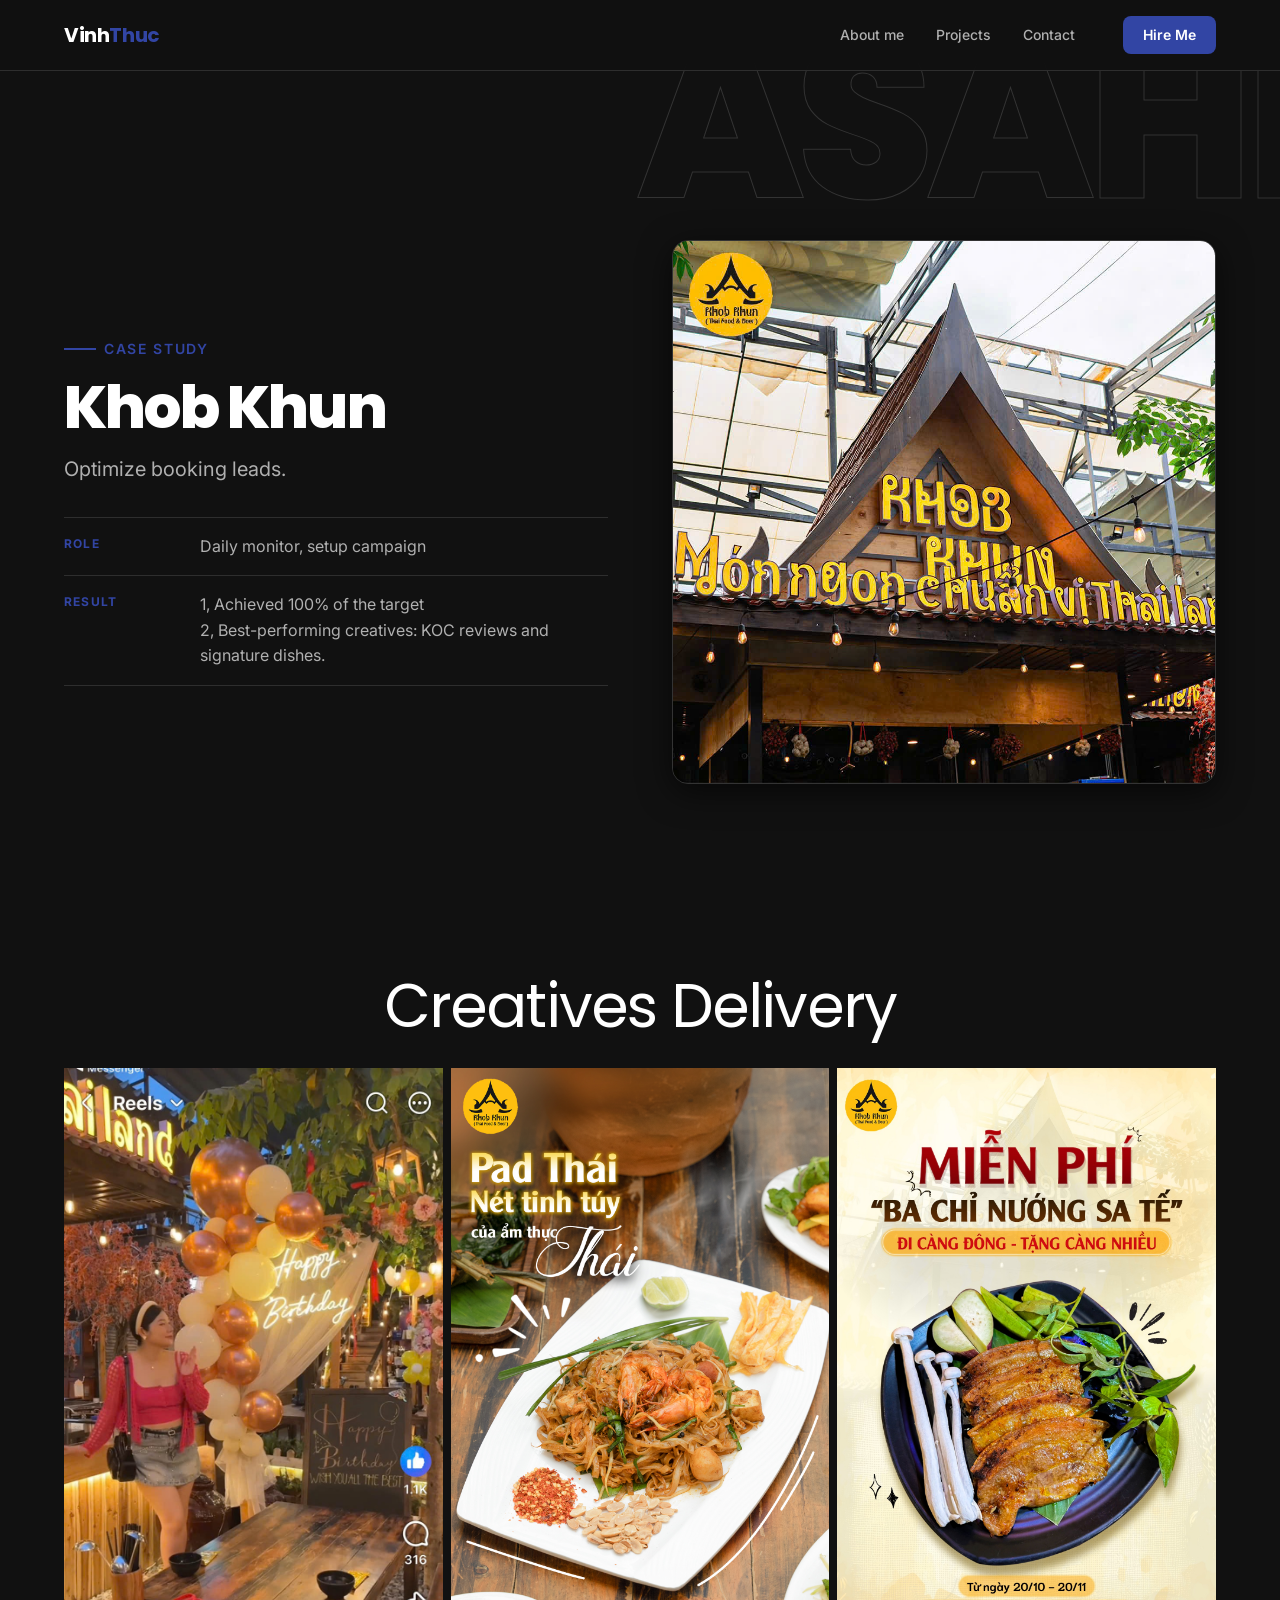
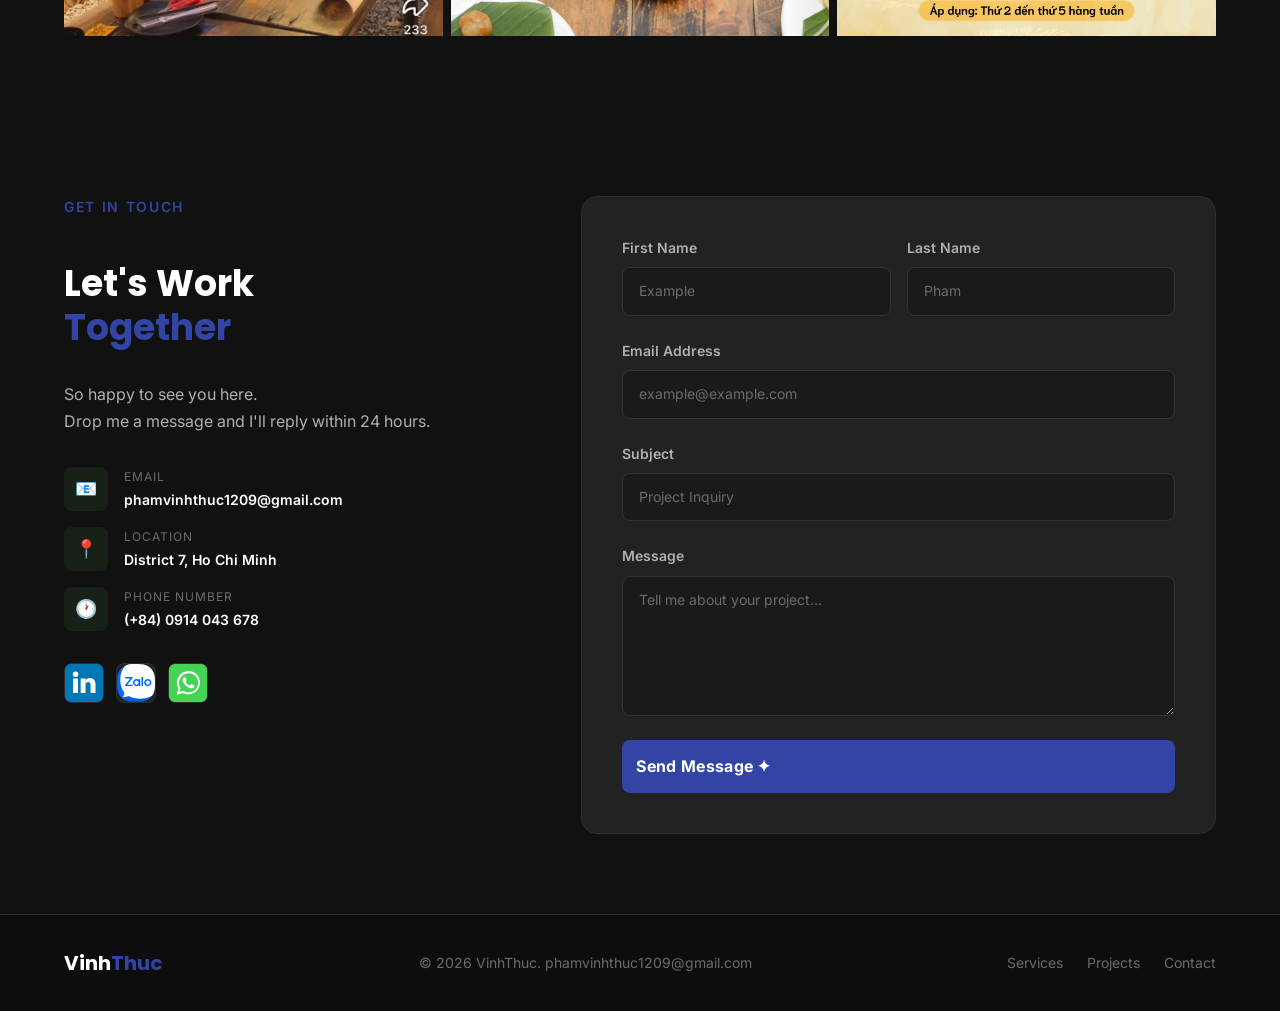
<file: khobkhun.html>
<!doctype html>
<html lang="en">
  <head>
    <meta charset="UTF-8" />
    <meta name="viewport" content="width=device-width, initial-scale=1.0" />
    <title>VinhThuc/Portfolio/Project/KhobKhun</title>

    <!-- Google Fonts -->
    <link rel="preconnect" href="https://fonts.googleapis.com" />
    <link rel="preconnect" href="https://fonts.gstatic.com" crossorigin />
    <link
      href="https://fonts.googleapis.com/css2?family=Poppins:wght@700;800&family=Inter:wght@400;500;600;700&display=swap"
      rel="stylesheet"
    />
    <!-- --favicon-- -->
    <link
      rel="shortcut icon"
      href="./Image/Thuc/anh_chinh_4-removebg-preview.png"
      type="image/x-icon"
    />
    <!-- css -->
    <link rel="stylesheet" href="./css.css/reset.css" />

    <link rel="stylesheet" href="./css.css/style_khobkhun_project.css" />
    <link rel="stylesheet" href="./css.css/style.css" />
  </head>
  <body>
    <!-- header -->
    <header class="navbar" role="banner">
      <div class="container navbar__inner">
        <a href="#" class="navbar__logo">Vinh<span>Thuc</span></a>

        <nav
          class="navbar__menu"
          id="navMenu"
          role="navigation"
          aria-label="Primary navigation"
        >
          <a href="./index.html" class="navbar__link">About me</a>
          <!-- <a href="#testimonials" class="navbar__link">Testimonials</a> -->
          <a href="#projects" class="navbar__link">Projects</a>
          <a href="#contact" class="navbar__link">Contact</a>
          <a href="#contact" class="btn btn--primary navbar__cta">Hire Me</a>
        </nav>

        <!-- <button
          class="navbar__toggle"
          id="navToggle"
          aria-label="Toggle menu"
          aria-expanded="false"
          aria-controls="navMenu"
        >
          <span class="navbar__toggle-bar"></span>
          <span class="navbar__toggle-bar"></span>
          <span class="navbar__toggle-bar"></span>
        </button> -->
      </div>
    </header>

    <main>
      <section class="kk-hero"></section>
      <div class="container kk-hero__inner">
        <div class="kk-hero__content">
          <span class="kk-hero__eyebrow">Case Study</span>
          <h1 class="kk-hero__title">Khob Khun</h1>
          <p class="kk-hero__tagline">Optimize booking leads.</p>

          <dl class="kk-hero__brief">
            <div class="kk-hero__brief-item">
              <dt class="kk-hero__brief-label">Role</dt>
              <dd class="kk-hero__brief-value">
                Daily monitor, setup campaign
              </dd>
            </div>

            <div class="kk-hero__brief-item">
              <dt class="kk-hero__brief-label">Result</dt>
              <dd class="kk-hero__brief-value">
                1, Achieved 100% of the target<br />
                2, Best-performing creatives: KOC reviews and signature
                dishes.<br />
              </dd>
            </div>
          </dl>
        </div>

        <div class="kk-hero__image-wrap">
          <img
            class="kk-hero__image"
            src="./Image/Khob Khun/hero_image.jpg"
            alt="khob Khun logo"
          />
        </div>
      </div>
      <!-- ----------/* kk hero */ --------------- -->
      <section class="kk-creative">
        <div class="container">
          <div class="kk-creative__title">Creatives Delivery</div>
          <div class="kk-creative__grid">
            <img src="./Image/Khob Khun/koc_review.jpg" alt="kk-koc-review" />
            <img src="./Image/Khob Khun/Pad Thai.png" alt="kk-pad-thai" />
            <img
              src="./Image/Khob Khun/Miễn phí ba chỉ.png"
              alt="kk-mien-phi-ba-chi"
            />
          </div>
        </div>
      </section>

      <!-- ----------------/* kk-creative */------------- -->
    </main>

    <!-- ══════════════════════════════════════════
         CONTACT
    ══════════════════════════════════════════ -->
    <section class="contact section" id="contact" aria-label="Contact">
      <div class="container">
        <div class="contact__inner">
          <div class="contact__info">
            <span class="section__label">Get In Touch</span>
            <h2 class="contact__info-title">
              Let's Work<br /><span style="color: var(--color-accent)"
                >Together</span
              >
            </h2>
            <p class="contact__info-desc">
              So happy to see you here. <br />
              Drop me a message and I'll reply within 24 hours.
            </p>

            <div class="contact__details">
              <div class="contact__detail-item">
                <div class="contact__detail-icon" aria-hidden="true">📧</div>
                <div>
                  <div class="contact__detail-label">Email</div>
                  <div class="contact__detail-value">
                    phamvinhthuc1209@gmail.com
                  </div>
                </div>
              </div>
              <div class="contact__detail-item">
                <div class="contact__detail-icon" aria-hidden="true">📍</div>
                <div>
                  <div class="contact__detail-label">Location</div>
                  <div class="contact__detail-value">
                    District 7, Ho Chi Minh
                  </div>
                </div>
              </div>
              <div class="contact__detail-item">
                <div class="contact__detail-icon" aria-hidden="true">🕐</div>
                <div>
                  <div class="contact__detail-label">Phone Number</div>
                  <div class="contact__detail-value">(+84) 0914 043 678</div>
                </div>
              </div>
            </div>

            <div class="contact__socials">
              <!-- <linkedin incon -->
              <a
                href="https://www.linkedin.com/in/ph%E1%BA%A1m-v%C4%A9nh-th%E1%BB%A5c-615987247/"
                class="contact__social-link"
                aria-label="LinkedIn"
                ><svg
                  xmlns="http://www.w3.org/2000/svg"
                  fill="#fff"
                  viewBox="0 0 512 512"
                  id="linkedin"
                >
                  <rect width="512" height="512" fill="#0077b5" rx="15%"></rect>
                  <circle cx="142" cy="138" r="37"></circle>
                  <path
                    stroke="#fff"
                    stroke-width="66"
                    d="M244 194v198M142 194v198"
                  ></path>
                  <path
                    d="M276 282c0-20 13-40 36-40 24 0 33 18 33 45v105h66V279c0-61-32-89-76-89-34 0-51 19-59 32"
                  ></path></svg
              ></a>

              <!-- zalo incon -->
              <a
                href="https://zalo.me/0914043678"
                class="contact__social-link"
                aria-label="Zalo"
                ><svg
                  xmlns="http://www.w3.org/2000/svg"
                  width="50"
                  height="50"
                  fill="none"
                  viewBox="0 0 50 50"
                  id="zalo"
                >
                  <path
                    fill="#0068FF"
                    fill-rule="evenodd"
                    d="M22.782 0.166016H27.199C33.2653 0.166016 36.8103 1.05701 39.9572 2.74421C43.1041 4.4314 45.5875 6.89585 47.2557 10.0428C48.9429 13.1897 49.8339 16.7347 49.8339 22.801V27.1991C49.8339 33.2654 48.9429 36.8104 47.2557 39.9573C45.5685 43.1042 43.1041 45.5877 39.9572 47.2559C36.8103 48.9431 33.2653 49.8341 27.199 49.8341H22.8009C16.7346 49.8341 13.1896 48.9431 10.0427 47.2559C6.89583 45.5687 4.41243 43.1042 2.7442 39.9573C1.057 36.8104 0.166016 33.2654 0.166016 27.1991V22.801C0.166016 16.7347 1.057 13.1897 2.7442 10.0428C4.43139 6.89585 6.89583 4.41245 10.0427 2.74421C13.1707 1.05701 16.7346 0.166016 22.782 0.166016Z"
                    clip-rule="evenodd"
                  ></path>
                  <path
                    fill="#001A33"
                    fill-rule="evenodd"
                    d="M49.8336 26.4736V27.1994C49.8336 33.2657 48.9427 36.8107 47.2555 39.9576C45.5683 43.1045 43.1038 45.5879 39.9569 47.2562C36.81 48.9434 33.265 49.8344 27.1987 49.8344H22.8007C17.8369 49.8344 14.5612 49.2378 11.8104 48.0966L7.27539 43.4267L49.8336 26.4736Z"
                    clip-rule="evenodd"
                    opacity=".12"
                  ></path>
                  <path
                    fill="#fff"
                    fill-rule="evenodd"
                    d="M7.779 43.5892C10.1019 43.846 13.0061 43.1836 15.0682 42.1825C24.0225 47.1318 38.0197 46.8954 46.4923 41.4732C46.8209 40.9803 47.1279 40.4677 47.4128 39.9363C49.1062 36.7779 50.0004 33.22 50.0004 27.1316V22.7175C50.0004 16.629 49.1062 13.0711 47.4128 9.91273C45.7385 6.75436 43.2461 4.28093 40.0877 2.58758C36.9293 0.894239 33.3714 0 27.283 0H22.8499C17.6644 0 14.2982 0.652754 11.4699 1.89893C11.3153 2.03737 11.1636 2.17818 11.0151 2.32135C2.71734 10.3203 2.08658 27.6593 9.12279 37.0782C9.13064 37.0921 9.13933 37.1061 9.14889 37.1203C10.2334 38.7185 9.18694 41.5154 7.55068 43.1516C7.28431 43.399 7.37944 43.5512 7.779 43.5892Z"
                    clip-rule="evenodd"
                  ></path>
                  <path
                    fill="#0068FF"
                    d="M20.5632 17H10.8382V19.0853H17.5869L10.9329 27.3317C10.7244 27.635 10.5728 27.9194 10.5728 28.5639V29.0947H19.748C20.203 29.0947 20.5822 28.7156 20.5822 28.2606V27.1421H13.4922L19.748 19.2938C19.8428 19.1801 20.0134 18.9716 20.0893 18.8768L20.1272 18.8199C20.4874 18.2891 20.5632 17.8341 20.5632 17.2844V17ZM32.9416 29.0947H34.3255V17H32.2402V28.3933C32.2402 28.7725 32.5435 29.0947 32.9416 29.0947ZM25.814 19.6924C23.1979 19.6924 21.0747 21.8156 21.0747 24.4317 21.0747 27.0478 23.1979 29.171 25.814 29.171 28.4301 29.171 30.5533 27.0478 30.5533 24.4317 30.5723 21.8156 28.4491 19.6924 25.814 19.6924ZM25.814 27.2184C24.2785 27.2184 23.0273 25.9672 23.0273 24.4317 23.0273 22.8962 24.2785 21.645 25.814 21.645 27.3495 21.645 28.6007 22.8962 28.6007 24.4317 28.6007 25.9672 27.3685 27.2184 25.814 27.2184ZM40.4867 19.6162C37.8516 19.6162 35.7095 21.7584 35.7095 24.3934 35.7095 27.0285 37.8516 29.1707 40.4867 29.1707 43.1217 29.1707 45.2639 27.0285 45.2639 24.3934 45.2639 21.7584 43.1217 19.6162 40.4867 19.6162ZM40.4867 27.2181C38.9322 27.2181 37.681 25.9669 37.681 24.4124 37.681 22.8579 38.9322 21.6067 40.4867 21.6067 42.0412 21.6067 43.2924 22.8579 43.2924 24.4124 43.2924 25.9669 42.0412 27.2181 40.4867 27.2181Z"
                  ></path>
                  <path
                    fill="#0068FF"
                    d="M29.4562 29.0944H30.5747V19.957H28.6221V28.2793C28.6221 28.7153 29.0012 29.0944 29.4562 29.0944Z"
                  ></path>
                </svg>
              </a>
              <!-- Whatsapp Icon -->
              <a
                href="https://wa.me/84914043678"
                class="contact__social-link"
                aria-label="Whatsapp"
                ><svg
                  xmlns="http://www.w3.org/2000/svg"
                  fill="#fff"
                  viewBox="0 0 512 512"
                  id="whatsapp"
                >
                  <rect width="512" height="512" fill="#45d354" rx="15%"></rect>
                  <path
                    d="M308 273c-3-2-6-3-9 1l-12 16c-3 2-5 3-9 1-15-8-36-17-54-47-1-4 1-6 3-8l9-14c2-2 1-4 0-6l-12-29c-3-8-6-7-9-7h-8c-2 0-6 1-10 5-22 22-13 53 3 73 3 4 23 40 66 59 32 14 39 12 48 10 11-1 22-10 27-19 1-3 6-16 2-18"
                  ></path>
                  <path
                    d="M264 384c-41 0-72-22-72-22l-49 13 12-48s-20-31-20-70c0-72 59-132 132-132 68 0 126 53 126 127 0 72-58 131-129 132m-159 29l83-23a158 158 0 0 0 230-140c0-86-68-155-154-155a158 158 0 0 0-137 236"
                  ></path>
                </svg>
              </a>
            </div>
          </div>

          <div class="form" role="form" aria-label="Contact form">
            <div class="form__row">
              <div class="form__group">
                <label class="form__label" for="firstName">First Name</label>
                <input
                  class="form__input"
                  type="text"
                  id="firstName"
                  name="firstName"
                  placeholder="Example"
                  autocomplete="given-name"
                  required
                />
              </div>
              <div class="form__group">
                <label class="form__label" for="lastName">Last Name</label>
                <input
                  class="form__input"
                  type="text"
                  id="lastName"
                  name="lastName"
                  placeholder="Pham"
                  autocomplete="family-name"
                  required
                />
              </div>
            </div>

            <div class="form__group">
              <label class="form__label" for="email">Email Address</label>
              <input
                class="form__input"
                type="email"
                id="email"
                name="email"
                placeholder="example@example.com"
                autocomplete="email"
                required
              />
            </div>

            <div class="form__group">
              <label class="form__label" for="subject">Subject</label>
              <input
                class="form__input"
                type="text"
                id="subject"
                name="subject"
                placeholder="Project Inquiry"
              />
            </div>

            <div class="form__group">
              <label class="form__label" for="message">Message</label>
              <textarea
                class="form__textarea"
                id="message"
                name="message"
                placeholder="Tell me about your project..."
                required
              ></textarea>
            </div>

            <button type="submit" class="btn btn--primary form__submit">
              Send Message ✦
            </button>
          </div>
        </div>
      </div>
    </section>

    <!-- ══════════════════════════════════════════
       FOOTER
  ══════════════════════════════════════════ -->
    <footer class="footer" role="contentinfo">
      <div class="container footer__inner">
        <a href="#home" class="footer__logo">Vinh<span>Thuc</span></a>

        <p class="footer__copy">© 2026 VinhThuc. phamvinhthuc1209@gmail.com</p>

        <nav class="footer__links" aria-label="Footer navigation">
          <a href="#services" class="footer__link">Services</a>
          <a href="#projects" class="footer__link">Projects</a>
          <a href="#contact" class="footer__link">Contact</a>
        </nav>
      </div>
    </footer>
  </body>
</html>
</file>
<file: css.css/style.css>
/* =============================================
   STYLE.CSS — Personal Portfolio
   BEM naming: Block__Element--Modifier
   ============================================= */

/* ── CSS Custom Properties ─────────────────── */
:root {
  /* Colors */
  --color-bg-primary: #111111;
  --color-bg-secondary: #1a1a1a;
  --color-bg-card: #222222;
  --color-bg-dark: #0d0d0d;
  --color-accent: #3245a4;
  --color-accent-hover: #0f037e;
  --color-text-primary: #ffffff;
  --color-text-secondary: #b0b0b0;
  --color-text-muted: #6b6b6b;
  --color-border: #2e2e2e;
  --color-border-light: #333333;

  /* Typography */
  --font-heading: "Poppins", "Segoe UI", sans-serif;
  --font-body: "Inter", "Segoe UI", sans-serif;

  --text-xs: 0.75rem; /* 12px */
  --text-sm: 0.875rem; /* 14px */
  --text-base: 1rem; /* 16px */
  --text-lg: 1.125rem; /* 18px */
  --text-xl: 1.25rem; /* 20px */
  --text-2xl: 1.5rem; /* 24px */
  --text-3xl: 1.875rem; /* 30px */
  --text-4xl: 2.25rem; /* 36px */
  --text-5xl: 3rem; /* 48px */
  --text-6xl: 3.75rem; /* 60px */

  /* Spacing */
  --space-1: 0.25rem;
  --space-2: 0.5rem;
  --space-3: 0.75rem;
  --space-4: 1rem;
  --space-6: 1.5rem;
  --space-8: 2rem;
  --space-10: 2.5rem;
  --space-12: 3rem;
  --space-16: 4rem;
  --space-20: 5rem;
  --space-24: 6rem;

  /* Layout */
  --container-max: 1200px;
  --container-pad: 1.5rem;

  /* Borders */
  --radius-sm: 4px;
  --radius-md: 8px;
  --radius-lg: 16px;
  --radius-full: 9999px;

  /* Shadows */
  --shadow-sm: 0 1px 3px rgba(0, 0, 0, 0.4);
  --shadow-md: 0 4px 16px rgba(0, 0, 0, 0.5);
  --shadow-lg: 0 8px 32px rgba(0, 0, 0, 0.6);

  /* Transitions */
  --transition-fast: 0.15s ease;
  --transition-normal: 0.25s ease;
  --transition-slow: 0.4s ease;
}

/* ── Base ───────────────────────────────────── */
body {
  font-family: var(--font-body);
  font-size: var(--text-base);
  line-height: 1.6;
  color: var(--color-text-primary);
  background-color: var(--color-bg-primary);
  -webkit-font-smoothing: antialiased;
}

/* ── Container ─────────────────────────────── */
.container {
  max-width: var(--container-max);
  margin-inline: auto;
  padding-inline: var(--container-pad);
}

/* ── Section shared ────────────────────────── */
.section {
  padding-block: var(--space-20);
}

.section__header {
  text-align: center;
  margin-bottom: var(--space-12);
}

.section__label {
  display: inline-block;
  font-size: var(--text-sm);
  font-weight: 600;
  letter-spacing: 0.12em;
  text-transform: uppercase;
  color: var(--color-accent);
  margin-bottom: var(--space-3);
}

.section__title {
  font-family: var(--font-heading);
  font-size: var(--text-4xl);
  font-weight: 700;
  line-height: 1.2;
  color: var(--color-text-primary);
}

.section__desc {
  margin-top: var(--space-4);
  font-size: var(--text-lg);
  color: var(--color-text-secondary);
  max-width: 560px;
  margin-inline: auto;
  line-height: 1.7;
}

/* ── Button ────────────────────────────────── */
.btn {
  display: inline-flex;
  align-items: center;
  gap: var(--space-2);
  padding: 0.75rem 1.75rem;
  border-radius: var(--radius-md);
  font-size: var(--text-base);
  font-weight: 600;
  transition:
    background-color var(--transition-normal),
    transform var(--transition-fast),
    box-shadow var(--transition-normal);
}

.btn--primary {
  background-color: var(--color-accent);
  color: #fff;
}

.btn--primary:hover {
  background-color: var(--color-accent-hover);
  transform: translateY(-2px);
  box-shadow: 0 6px 20px rgba(76, 175, 80, 0.35);
}

.btn--outline {
  border: 2px solid var(--color-accent);
  color: var(--color-accent);
  background: transparent;
}

.btn--outline:hover {
  background-color: var(--color-accent);
  color: #fff;
  transform: translateY(-2px);
}

/* ── Navbar ────────────────────────────────── */
.navbar {
  position: fixed;
  top: 0;
  left: 0;
  right: 0;
  z-index: 100;
  padding-block: var(--space-4);
  background-color: rgba(17, 17, 17, 0.92);
  backdrop-filter: blur(12px);
  border-bottom: 1px solid var(--color-border);
  transition: background-color var(--transition-normal);
}

.navbar__inner {
  display: flex;
  align-items: center;
  justify-content: space-between;
}

.navbar__logo {
  font-family: var(--font-heading);
  font-size: var(--text-xl);
  font-weight: 700;
  color: var(--color-text-primary);
  letter-spacing: -0.02em;
}

.navbar__logo span {
  color: var(--color-accent);
}

.navbar__menu {
  display: flex;
  align-items: center;
  gap: var(--space-8);
}

.navbar__link {
  font-size: var(--text-sm);
  font-weight: 500;
  color: var(--color-text-secondary);
  transition: color var(--transition-fast);
  position: relative;
}

.navbar__link::after {
  content: "";
  position: absolute;
  bottom: -4px;
  left: 0;
  width: 0;
  height: 2px;
  background-color: var(--color-accent);
  transition: width var(--transition-normal);
}

.navbar__link:hover {
  color: var(--color-text-primary);
}

.navbar__link:hover::after {
  width: 100%;
}

.navbar__cta {
  margin-left: var(--space-4);
  padding: 0.5rem 1.25rem;
  font-size: var(--text-sm);
}

.navbar__toggle {
  display: none;
  flex-direction: column;
  gap: 5px;
  padding: var(--space-2);
}

.navbar__toggle-bar {
  width: 24px;
  height: 2px;
  background-color: var(--color-text-primary);
  border-radius: 2px;
  transition:
    transform var(--transition-normal),
    opacity var(--transition-fast);
}

/* ── Hero ──────────────────────────────────── */
.hero {
  min-height: 100vh;
  display: flex;
  align-items: center;
  padding-top: 80px;
  background-color: var(--color-bg-primary);
  position: relative;
  overflow: hidden;
}

.hero::before {
  content: "";
  position: absolute;
  top: -200px;
  right: -100px;
  width: 600px;
  height: 600px;
  background: radial-gradient(
    circle,
    rgba(76, 175, 80, 0.08) 0%,
    transparent 70%
  );
  pointer-events: none;
}

.hero__inner {
  display: grid;
  grid-template-columns: 1fr 1fr;
  gap: var(--space-12);
  align-items: center;
  padding-block: var(--space-20);
}

.hero__content {
  display: flex;
  flex-direction: column;
  gap: var(--space-6);
}

.hero__eyebrow {
  display: inline-flex;
  align-items: center;
  gap: var(--space-2);
  font-size: var(--text-sm);
  font-weight: 500;
  color: var(--color-accent);
  letter-spacing: 0.06em;
  text-transform: uppercase;
}

.hero__eyebrow::before {
  content: "";
  display: inline-block;
  width: 32px;
  height: 2px;
  background-color: var(--color-accent);
}

.hero__title {
  font-family: var(--font-heading);
  font-size: var(--text-6xl);
  font-weight: 800;
  line-height: 1.1;
  letter-spacing: -0.03em;
  color: var(--color-text-primary);
}

.hero__title span {
  color: var(--color-accent);
}
.hero__greeting {
  font-size: var(--text-xl);
  color: var(--color-text-secondary);
  max-width: 480px;
}

.hero__subtitle {
  font-size: var(--text-xl);
  color: var(--color-text-secondary);
  line-height: 1.6;
  max-width: 480px;
}

.hero__actions {
  display: flex;
  gap: var(--space-4);
  flex-wrap: wrap;
}

.hero__stats {
  display: flex;
  gap: var(--space-8);
  padding-top: var(--space-6);
  border-top: 1px solid var(--color-border);
}

.hero__stat-number {
  font-family: var(--font-heading);
  font-size: var(--text-3xl);
  font-weight: 800;
  color: var(--color-accent);
  line-height: 1;
}

.hero__stat-label {
  font-size: var(--text-sm);
  color: var(--color-text-muted);
  margin-top: var(--space-1);
}

.hero__image-wrap {
  position: relative;
  display: flex;
  justify-content: center;
}

.hero__image-bg {
  position: absolute;
  inset: 0;
  border-radius: var(--radius-lg);
  background: linear-gradient(
    135deg,
    rgba(76, 175, 80, 0.12) 0%,
    rgba(76, 175, 80, 0.04) 100%
  );
  transform: rotate(3deg);
}

.hero__image {
  position: relative;
  width: 400px;
  height: 500px;
  object-fit: cover;
  object-position: top;
  border-radius: var(--radius-lg);
  box-shadow: var(--shadow-lg);
}

.hero__badge {
  position: absolute;
  bottom: var(--space-6);
  left: -var(--space-8);
  background-color: var(--color-bg-card);
  border: 1px solid var(--color-border-light);
  border-radius: var(--radius-md);
  padding: var(--space-3) var(--space-4);
  display: flex;
  align-items: center;
  gap: var(--space-3);
  box-shadow: var(--shadow-md);
}

.hero__badge-icon {
  width: 36px;
  height: 36px;
  background-color: rgba(76, 175, 80, 0.15);
  border-radius: var(--radius-sm);
  display: flex;
  align-items: center;
  justify-content: center;
  font-size: var(--text-lg);
}

.hero__badge-text {
  font-size: var(--text-xs);
  color: var(--color-text-muted);
}

.hero__badge-value {
  font-size: var(--text-sm);
  font-weight: 700;
  color: var(--color-text-primary);
}

/* ── Services ──────────────────────────────── */
.services {
  background-color: var(--color-bg-secondary);
}

.services__grid {
  display: grid;
  grid-template-columns: repeat(3, 1fr);
  gap: var(--space-6);
}

.service-card {
  background-color: var(--color-bg-card);
  border: 1px solid var(--color-border);
  border-radius: var(--radius-lg);
  padding: var(--space-8);
  transition:
    border-color var(--transition-normal),
    transform var(--transition-normal),
    box-shadow var(--transition-normal);
}

.service-card:hover {
  border-color: var(--color-accent);
  transform: translateY(-4px);
  box-shadow: 0 8px 32px rgba(76, 175, 80, 0.12);
}

.service-card__icon {
  width: 52px;
  height: 52px;
  background-color: rgba(76, 175, 80, 0.12);
  border-radius: var(--radius-md);
  display: flex;
  align-items: center;
  justify-content: center;
  font-size: 1.5rem;
  margin-bottom: var(--space-6);
}

.service-card__title {
  font-family: var(--font-heading);
  font-size: var(--text-xl);
  font-weight: 700;
  margin-bottom: var(--space-3);
  color: var(--color-text-primary);
}

.service-card__desc {
  font-size: var(--text-sm);
  color: var(--color-text-secondary);
  line-height: 1.7;
}

/* ── Testimonials ──────────────────────────── */
.testimonials {
  background-color: var(--color-bg-dark);
}

.testimonials__grid {
  display: grid;
  grid-template-columns: repeat(3, 1fr);
  gap: var(--space-6);
}

.testimonial-card {
  background-color: var(--color-bg-card);
  border: 1px solid var(--color-border);
  border-radius: var(--radius-lg);
  padding: var(--space-8);
  display: flex;
  flex-direction: column;
  gap: var(--space-6);
  transition:
    border-color var(--transition-normal),
    transform var(--transition-normal);
}

.testimonial-card:hover {
  border-color: var(--color-border-light);
  transform: translateY(-2px);
}

.testimonial-card__stars {
  display: flex;
  gap: var(--space-1);
  color: var(--color-accent);
  font-size: var(--text-base);
}

.testimonial-card__quote {
  font-size: var(--text-base);
  color: var(--color-text-secondary);
  line-height: 1.75;
  flex: 1;
  font-style: italic;
}

.testimonial-card__author {
  display: flex;
  align-items: center;
  gap: var(--space-3);
}

.testimonial-card__avatar {
  width: 44px;
  height: 44px;
  border-radius: var(--radius-full);
  object-fit: cover;
  flex-shrink: 0;
}

.testimonial-card__name {
  font-weight: 700;
  font-size: var(--text-sm);
  color: var(--color-text-primary);
}

.testimonial-card__role {
  font-size: var(--text-xs);
  color: var(--color-text-muted);
  margin-top: 2px;
}

/* ── Projects ──────────────────────────────── */
.projects {
  background-color: var(--color-bg-secondary);
}

.projects__grid {
  display: grid;
  grid-template-columns: repeat(2, 1fr);
  gap: var(--space-6);
}

.project-card {
  background-color: var(--color-bg-card);
  border: 1px solid var(--color-border);
  border-radius: var(--radius-lg);
  overflow: hidden;
  transition:
    border-color var(--transition-normal),
    transform var(--transition-normal),
    box-shadow var(--transition-normal);
}

.project-card:hover {
  border-color: var(--color-accent);
  transform: translateY(-4px);
  box-shadow: var(--shadow-lg);
}

.project-card__image-wrap {
  position: relative;
  overflow: hidden;
  height: 220px;
}

.project-card__image {
  width: 100%;
  height: 100%;
  object-fit: cover;
  transition: transform var(--transition-slow);
}

.project-card:hover .project-card__image {
  transform: scale(1.05);
}

.project-card__overlay {
  position: absolute;
  inset: 0;
  background: linear-gradient(to bottom, transparent 40%, rgba(0, 0, 0, 0.7));
}

.project-card__tag {
  position: absolute;
  top: var(--space-4);
  left: var(--space-4);
  background-color: var(--color-accent);
  color: #fff;
  font-size: var(--text-xs);
  font-weight: 600;
  padding: 0.25rem 0.75rem;
  border-radius: var(--radius-full);
  text-transform: uppercase;
  letter-spacing: 0.06em;
}

.project-card__body {
  padding: var(--space-6);
}

.project-card__title {
  font-family: var(--font-heading);
  font-size: var(--text-xl);
  font-weight: 700;
  color: var(--color-text-primary);
  margin-bottom: var(--space-3);
}

.project-card__desc {
  font-size: var(--text-sm);
  color: var(--color-text-secondary);
  line-height: 1.7;
  margin-bottom: var(--space-4);
}

.project-card__tech {
  display: flex;
  flex-wrap: wrap;
  gap: var(--space-2);
  margin-bottom: var(--space-4);
}

.project-card__tech-badge {
  background-color: rgba(76, 175, 80, 0.1);
  color: var(--color-accent);
  font-size: var(--text-xs);
  font-weight: 600;
  padding: 0.25rem 0.625rem;
  border-radius: var(--radius-sm);
  border: 1px solid rgba(76, 175, 80, 0.2);
}

.project-card__link {
  display: inline-flex;
  align-items: center;
  gap: var(--space-1);
  font-size: var(--text-sm);
  font-weight: 600;
  color: var(--color-accent);
  transition: gap var(--transition-fast);
}

.project-card__link:hover {
  gap: var(--space-2);
}

/* ── Contact ───────────────────────────────── */
.contact {
  background-color: var(--color-bg-primary);
}

.contact__inner {
  display: grid;
  grid-template-columns: 1fr 1.4fr;
  gap: var(--space-16);
  align-items: start;
}

.contact__info {
  display: flex;
  flex-direction: column;
  gap: var(--space-8);
}

.contact__info-title {
  font-family: var(--font-heading);
  font-size: var(--text-4xl);
  font-weight: 700;
  line-height: 1.2;
}

.contact__info-desc {
  font-size: var(--text-base);
  color: var(--color-text-secondary);
  line-height: 1.7;
}

.contact__details {
  display: flex;
  flex-direction: column;
  gap: var(--space-4);
}

.contact__detail-item {
  display: flex;
  align-items: center;
  gap: var(--space-4);
}

.contact__detail-icon {
  width: 44px;
  height: 44px;
  background-color: rgba(76, 175, 80, 0.1);
  border-radius: var(--radius-md);
  display: flex;
  align-items: center;
  justify-content: center;
  font-size: var(--text-lg);
  flex-shrink: 0;
}

.contact__detail-label {
  font-size: var(--text-xs);
  color: var(--color-text-muted);
  text-transform: uppercase;
  letter-spacing: 0.08em;
  margin-bottom: 2px;
}

.contact__detail-value {
  font-size: var(--text-sm);
  font-weight: 600;
  color: var(--color-text-primary);
}

.contact__socials {
  display: flex;
  gap: var(--space-3);
}

.contact__social-link {
  width: 40px;
  height: 40px;
  background-color: var(--color-bg-card);
  border: 1px solid var(--color-border);
  border-radius: var(--radius-md);
  display: flex;
  align-items: center;
  justify-content: center;
  color: var(--color-text-secondary);
  font-size: var(--text-base);
  transition:
    background-color var(--transition-fast),
    border-color var(--transition-fast),
    color var(--transition-fast);
}

.contact__social-link:hover {
  background-color: var(--color-accent);
  border-color: var(--color-accent);
  color: #fff;
}

/* Form */
.form {
  background-color: var(--color-bg-card);
  border: 1px solid var(--color-border);
  border-radius: var(--radius-lg);
  padding: var(--space-10);
  display: flex;
  flex-direction: column;
  gap: var(--space-6);
}

.form__row {
  display: grid;
  grid-template-columns: 1fr 1fr;
  gap: var(--space-4);
}

.form__group {
  display: flex;
  flex-direction: column;
  gap: var(--space-2);
}

.form__label {
  font-size: var(--text-sm);
  font-weight: 600;
  color: var(--color-text-secondary);
}

.form__input,
.form__textarea {
  background-color: var(--color-bg-secondary);
  border: 1px solid var(--color-border-light);
  border-radius: var(--radius-md);
  padding: 0.75rem 1rem;
  font-size: var(--text-sm);
  color: var(--color-text-primary);
  transition:
    border-color var(--transition-fast),
    box-shadow var(--transition-fast);
}

.form__input::placeholder,
.form__textarea::placeholder {
  color: var(--color-text-muted);
}

.form__input:focus,
.form__textarea:focus {
  border-color: var(--color-accent);
  box-shadow: 0 0 0 3px rgba(76, 175, 80, 0.15);
}

.form__textarea {
  min-height: 140px;
  resize: vertical;
}

.form__submit {
  width: 100%;
  padding: 0.875rem;
  font-size: var(--text-base);
  font-weight: 700;
  letter-spacing: 0.02em;
}

/* ── Footer ────────────────────────────────── */
.footer {
  background-color: var(--color-bg-dark);
  border-top: 1px solid var(--color-border);
  padding-block: var(--space-8);
}

.footer__inner {
  display: flex;
  align-items: center;
  justify-content: space-between;
}

.footer__logo {
  font-family: var(--font-heading);
  font-size: var(--text-xl);
  font-weight: 700;
}

.footer__logo span {
  color: var(--color-accent);
}

.footer__copy {
  font-size: var(--text-sm);
  color: var(--color-text-muted);
}

.footer__links {
  display: flex;
  gap: var(--space-6);
}

.footer__link {
  font-size: var(--text-sm);
  color: var(--color-text-muted);
  transition: color var(--transition-fast);
}

.footer__link:hover {
  color: var(--color-accent);
}

/* ── Responsive ────────────────────────────── */
@media (max-width: 1024px) {
  .hero__inner {
    grid-template-columns: 1fr;
    text-align: center;
  }

  .hero__subtitle {
    margin-inline: auto;
  }

  .hero__actions {
    justify-content: center;
  }

  .hero__stats {
    justify-content: center;
  }

  .hero__image-wrap {
    order: -1;
  }

  .hero__image {
    width: 300px;
    height: 380px;
  }

  .services__grid {
    grid-template-columns: repeat(2, 1fr);
  }

  .contact__inner {
    grid-template-columns: 1fr;
  }
}

@media (max-width: 768px) {
  :root {
    --text-6xl: 2.5rem;
    --text-5xl: 2rem;
    --text-4xl: 1.75rem;
  }

  .navbar__menu {
    position: fixed;
    top: 72px;
    left: 0;
    right: 0;
    flex-direction: column;
    background-color: var(--color-bg-secondary);
    border-bottom: 1px solid var(--color-border);
    padding: var(--space-6);
    gap: var(--space-4);
    transform: translateY(-100%);
    opacity: 0;
    pointer-events: none;
    transition:
      transform var(--transition-normal),
      opacity var(--transition-normal);
  }

  .navbar__menu.is-open {
    transform: translateY(0);
    opacity: 1;
    pointer-events: auto;
  }

  .navbar__toggle {
    display: flex;
  }

  .services__grid {
    grid-template-columns: 1fr;
  }

  .testimonials__grid {
    grid-template-columns: 1fr;
  }

  .projects__grid {
    grid-template-columns: 1fr;
  }

  .form__row {
    grid-template-columns: 1fr;
  }

  .footer__inner {
    flex-direction: column;
    gap: var(--space-4);
    text-align: center;
  }
}
</file>
<file: css.css/style_asahi_project.css>
/* ── Case-study hero ───────────────────────── */
.beer-hero {
  padding-top: calc(80px + var(--space-20));
  padding-bottom: var(--space-20);
  background-color: var(--color-bg-primary);
  position: relative;
  overflow: hidden;
}

/* Faint oversized wordmark behind the content — the
   signature element for this page: treats the brand
   name itself like a bottle label watermark. */
.beer-hero::before {
  content: "ASAHI";
  position: absolute;
  top: 50%;
  right: -2%;
  transform: translateY(-50%);
  font-family: var(--font-heading);
  font-size: 14rem;
  font-weight: 800;
  color: transparent;
  -webkit-text-stroke: 1px var(--color-border-light);
  letter-spacing: -0.04em;
  pointer-events: none;
  white-space: nowrap;
  line-height: 1;
  z-index: 0;
}

.beer-hero__inner {
  position: relative;
  z-index: 1;
  display: grid;
  grid-template-columns: 1fr 1fr;
  gap: var(--space-16);
  align-items: center;
}

.beer-hero__content {
  display: flex;
  flex-direction: column;
  gap: var(--space-4);
}

.beer-hero__eyebrow {
  display: inline-flex;
  align-items: center;
  gap: var(--space-2);
  font-size: var(--text-sm);
  font-weight: 600;
  letter-spacing: 0.12em;
  text-transform: uppercase;
  color: var(--color-accent);
}

.beer-hero__eyebrow::before {
  content: "";
  display: inline-block;
  width: 32px;
  height: 2px;
  background-color: var(--color-accent);
}

.beer-hero__title {
  font-family: var(--font-heading);
  font-size: var(--text-6xl);
  font-weight: 800;
  letter-spacing: -0.03em;
  line-height: 1;
  color: var(--color-text-primary);
}

.beer-hero__tagline {
  font-size: var(--text-xl);
  color: var(--color-text-secondary);
  line-height: 1.6;
  max-width: 480px;
  margin-bottom: var(--space-4);
}

/* Brief list — styled like a spec plate rather than
   a generic bullet list, echoing a product label. */
.beer-hero__brief {
  display: flex;
  flex-direction: column;
  border-top: 1px solid var(--color-border);
}

.beer-hero__brief-item {
  display: grid;
  grid-template-columns: 120px 1fr;
  gap: var(--space-4);
  padding-block: var(--space-4);
  border-bottom: 1px solid var(--color-border);
}

.beer-hero__brief-label {
  font-size: var(--text-xs);
  font-weight: 700;
  letter-spacing: 0.1em;
  text-transform: uppercase;
  color: var(--color-accent);
}

.beer-hero__brief-value {
  font-size: var(--text-base);
  color: var(--color-text-secondary);
  line-height: 1.6;
}

.beer-hero__image-wrap {
  position: relative;
  z-index: 1;
}

.beer-hero__image {
  width: 100%;
  height: auto;
  border-radius: var(--radius-lg);
  border: 1px solid var(--color-border-light);
  box-shadow: var(--shadow-lg);
}

/* ── Results grid ───────────────────────────── */
.result {
  background-color: var(--color-bg-secondary);
  padding-block: var(--space-20);
}

.result__grid {
  display: grid;
  grid-template-columns: repeat(3, 1fr);
  gap: var(--space-6);
}

.result__card {
  background-color: var(--color-bg-card);
  border: 1px solid var(--color-border);
  border-radius: var(--radius-lg);
  overflow: hidden;
  display: flex;
  flex-direction: column;

  transition:
    border-color var(--transition-normal),
    transform var(--transition-normal),
    box-shadow var(--transition-normal);
}

.result__card:hover {
  border-color: var(--color-accent);
  transform: translateY(-4px);
  box-shadow: var(--shadow-lg);
}

.result__image-wrap {
  position: relative;
  overflow: hidden;
  height: 1/3 fr;
  width: 1/3 fr;
  background-color: var(--color-bg-dark);
}

.result__image {
  width: 100%;
  height: 100%;
  object-fit: cover;
  transition: transform var(--transition-slow);
}

.result__card:hover .result__image {
  transform: scale(1.05);
}

.result__tag {
  align-self: flex-start;
  margin: var(--space-4) var(--space-6) 0;
  font-size: var(--text-xs);
  font-weight: 600;
  text-transform: uppercase;
  letter-spacing: 0.06em;
  color: var(--color-accent);
  background-color: rgba(50, 69, 164, 0.12);
  border: 1px solid rgba(50, 69, 164, 0.25);
  padding: 0.25rem 0.75rem;
  border-radius: var(--radius-full);
}

.result__para {
  padding: var(--space-4) var(--space-6) var(--space-6);
  font-size: var(--text-sm);
  color: var(--color-text-secondary);
  line-height: 1.7;
}

/* ── Responsive ─────────────────────────────── */
@media (max-width: 1024px) {
  .beer-hero::before {
    font-size: 9rem;
  }

  .beer-hero__inner {
    grid-template-columns: 1fr;
  }

  .beer-hero__image-wrap {
    order: -1;
  }

  .result__grid {
    grid-template-columns: repeat(2, 1fr);
  }
}

@media (max-width: 768px) {
  .beer-hero::before {
    display: none;
  }

  .beer-hero__brief-item {
    grid-template-columns: 1fr;
    gap: var(--space-1);
  }

  .result__grid {
    grid-template-columns: 1fr;
  }
}
</file>
<file: css.css/style_diag_project.css>
/* ── CSS Custom Properties ─────────────────── */
:root {
  /* Colors */
  --color-bg-third: #e4e0e0;
  --color-text-third: #111111;
}

html {
  background-color: var(--color-bg-primary);
  max-height: 100%;
  max-width: 100%;
}
/* ── Case-study hero ───────────────────────── */
.diag-hero {
  padding-top: calc(80px + var(--space-20));
  padding-bottom: var(--space-20);
  background-color: var(--color-bg-primary);
  position: relative;
  overflow: hidden;
}

/* Faint oversized wordmark behind the content — the
   signature element for this page: treats the brand
   name itself like a bottle label watermark. */
.diag-hero::before {
  content: "HMK"; /* check chỗ này */
  position: absolute;
  top: 50%;
  right: -2%;
  transform: translateY(-50%);
  font-family: var(--font-heading);
  font-size: 14rem;
  font-weight: 800;
  color: transparent;
  -webkit-text-stroke: 1px var(--color-border-light);
  letter-spacing: -0.04em;
  pointer-events: none;
  white-space: nowrap;
  line-height: 1;
  z-index: 0;
}

.diag-hero__inner {
  position: relative;
  z-index: 1;
  display: grid;
  grid-template-columns: 1fr 1fr;
  gap: var(--space-16);
  align-items: center;
}

.diag-hero__content {
  display: flex;
  flex-direction: column;
  gap: var(--space-4);
}

.diag-hero__eyebrow {
  display: inline-flex;
  align-items: center;
  gap: var(--space-2);
  font-size: var(--text-sm);
  font-weight: 600;
  letter-spacing: 0.12em;
  text-transform: uppercase;
  color: var(--color-accent);
}

.diag-hero__eyebrow::before {
  content: "";
  display: inline-block;
  width: 32px;
  height: 2px;
  background-color: var(--color-accent);
}

.diag-hero__title {
  font-family: var(--font-heading);
  font-size: var(--text-6xl);
  font-weight: 800;
  letter-spacing: -0.03em;
  line-height: 1;
  color: var(--color-text-primary);
}

.diag-hero__tagline {
  font-size: var(--text-xl);
  color: var(--color-text-secondary);
  line-height: 1.6;
  max-width: 480px;
  margin-bottom: var(--space-4);
}

/* Brief list — styled like a spec plate rather than
   a generic bullet list, echoing a product label. */
.diag-hero__brief {
  display: flex;
  flex-direction: column;
  border-top: 1px solid var(--color-border);
}

.diag-hero__brief-item {
  display: grid;
  grid-template-columns: 120px 1fr;
  gap: var(--space-4);
  padding-block: var(--space-4);
  border-bottom: 1px solid var(--color-border);
}

.diag-hero__brief-label {
  font-size: var(--text-xs);
  font-weight: 700;
  letter-spacing: 0.1em;
  text-transform: uppercase;
  color: var(--color-accent);
}

.diag-hero__brief-value {
  font-size: var(--text-base);
  color: var(--color-text-secondary);
  line-height: 1.6;
}

.diag-hero__image-wrap {
  position: relative;
  z-index: 1;
}

.diag-hero__image {
  width: 100%;
  height: auto;
  border-radius: var(--radius-lg);
  border: 1px solid var(--color-border-light);
  box-shadow: var(--shadow-lg);
}
/*---------------- planning ------------------------*/
.planning {
  display: flex;
  flex-direction: column;
  align-items: center;
  justify-content: center;
  max-width: 70%;
  margin: var(--space-12) auto 0;
}

.planning__title {
  padding: var(--text-2xl);
  font-family: var(--font-heading);
  font-size: var(--text-6xl);
  font-weight: 800;
  letter-spacing: -0.03em;
  line-height: 1;
  color: var(--color-text-primary);
  position: relative;
}
.planning__title::after {
  content: "";
  position: absolute;
  bottom: 0;
  left: 50%;
  transform: translateX(-50%); /* căn giữa đường kẻ theo chiều ngang */
  width: 3px;
  height: 30px; /* chiều dài đường kẻ */
  background-color: var(--color-bg-third);
}

/* planing -- planning__evidence -- slide */
.planning__slider {
  /* position: relative;
  width: 100%;
  overflow: hidden; */

  background: var(--color-bg-third);
  position: relative;
  box-shadow: var(--shadow-sm);
  border-radius: var(--radius-lg);
  border: 1px solid var(--color-border);
  padding: var(--space-1) var(--space-8);
  overflow: hidden;
  left: 50%;
  transform: translateX(-50%);
}

.planning__slider-title-plan {
  font-family: var(--font-heading);
  font-size: var(--text-2xl);
  line-height: 1.32;
  font-weight: 600;
  color: var(--color-accent);
  max-width: 96%;
  letter-spacing: -0.2px;
  padding-top: var(--space-6);
}

.planning__slider-divider {
  margin-top: var(--space-4);
  margin-bottom: var(--space-6);
  height: 1px;
  background: var(--color-border-light);
  width: 100%;
}
.planning__slider-container {
  width: 100%;
  overflow: hidden;
}

.planning__slider-wrapper {
  display: flex;
  transition: transform 0.4s ease-in-out;
}

.planning__slide {
  min-width: 100%;
  display: block;
  /* border: 4px solid var(--color-border);
  border-radius: 8px; */
  box-shadow: var(--shadow-sm);
  border-radius: var(--radius-lg);
  border: 3px solid var(--color-bg-third);
}

.planning__btn {
  position: absolute;
  top: 50%;
  transform: translateY(-50%);
  background: rgba(0, 0, 0, 0.5);
  color: white;
  border: none;
  padding: 10px 15px;
  cursor: pointer;
  font-size: 18px;
}

.planning__btn--prev {
  left: 10px;
}

.planning__btn--next {
  right: 10px;
}

.planning__dots {
  text-align: center;
  padding: 10px 0;
}

.planning__dot {
  display: inline-block;
  width: 10px;
  height: 10px;
  margin: 0 4px;
  background: #bbb;
  border-radius: 50%;
  cursor: pointer;
}

.planning__dot--active {
  background: #292828;
}

/* =========================================================
   BLOCK: execution
   ========================================================= */

/* ---------------execution-structure ------------- */

.execution__title {
  display: block;
  width: 100%;
  font-size: var(--text-5xl);
  padding: var(--text-lg);

  position: relative;
  text-align: center; /* căn giữa nội dung/text bên trong */

  font-family: var(--font-heading);
  font-size: var(--text-6xl);
  font-weight: 800;
  letter-spacing: -0.03em;
  line-height: 1;
  color: var(--color-text-primary);
}
.execution__title::before {
  content: "";
  position: absolute;
  top: 0;
  left: 50%;
  transform: translateX(-50%); /* căn giữa đường kẻ theo chiều ngang */
  width: 3px;
  height: 30px; /* chiều dài đường kẻ */
  background-color: var(--color-bg-third);
}
.execution__title::after {
  content: "";
  position: absolute;
  bottom: 0;
  left: 50%;
  transform: translateX(-50%); /* căn giữa đường kẻ theo chiều ngang */
  width: 3px;
  height: 30px; /* chiều dài đường kẻ */
  background-color: var(--color-bg-third);
}

.execution-container {
  /* width: 70%; */
  max-width: var(--container-max);
  background: var(--color-bg-third);
  position: relative;
  box-shadow: var(--shadow-sm);
  border-radius: var(--radius-lg);
  border: 1px solid var(--color-border);
  overflow: hidden;
  padding: var(--space-1) var(--space-8);
  left: 50%;
  transform: translateX(-50%);
}

.execution-container ::before {
  content: "";
  position: absolute;
  top: 0;
  left: 0;
  right: 0;
  height: 6px;
  background: linear-gradient(
    90deg,
    var(--color-accent) 0%,
    var(--color-accent) 60%,
    var(--color-accent-hover) 60%,
    var(--color-accent-hover) 100%
  );
}

/* .execution-structure__slide-no {
  font-family: var(--font-body);
  font-size: var(--text-xs);
  color: var(--color-text-muted);
  letter-spacing: 1px;
} */

/* ---------- Title ---------- */
.execution-structure__title {
  font-family: var(--font-heading);
  font-size: var(--text-2xl);
  line-height: 1.32;
  font-weight: 600;
  color: var(--color-accent);
  max-width: 96%;
  letter-spacing: -0.2px;
  padding-top: var(--space-6);
}

.execution-structure__title-accent {
  color: var(
    --color-text-primary
  ); /* lighter tint of --color-accent for contrast on dark bg */
}

.execution-structure__divider {
  margin-top: var(--space-4);
  margin-bottom: var(--space-6);
  height: 1px;
  background: var(--color-border-light);
  width: 100%;
}

/* ---------- Body: two phase columns ---------- */
.execution-structure__body {
  display: flex;
  gap: var(--space-6);
  flex-wrap: wrap;
}

/* Element: phase, Modifiers: --testing / --scale */
.execution-structure__phase {
  flex: 1 1 400px;
  display: flex;
  flex-direction: column;
}

.execution-structure__phase-head {
  display: flex;
  align-items: center;
  gap: var(--space-2);
  margin-bottom: var(--space-4);
  flex-wrap: wrap;
}

.execution-structure__phase-dot {
  width: 9px;
  height: 9px;
  border-radius: var(--radius-full);
  display: inline-block;
  background: var(--color-accent);
}

.execution-structure__phase--scale .execution-structure__phase-dot {
  background: var(--color-accent-hover);
}

.execution-structure__phase-label {
  font-family: var(--font-heading);
  font-size: var(--text-sm);
  font-weight: 600;
  letter-spacing: 0.5px;
  text-transform: uppercase;
  color: var(--color-text-third);
}

.execution-structure__phase-sub {
  font-family: var(--font-body);
  font-size: var(--text-xs);
  color: var(--color-text-muted);
  margin-left: auto;
  font-style: italic;
}

/* ---------- Card ---------- */
.execution-structure__card {
  background: var(--color-bg-card);
  border: 1px solid var(--color-border);
  border-left: 4px solid var(--color-accent);
  border-radius: var(--radius-md);
  padding: var(--space-4) var(--space-6);
  margin-bottom: var(--space-4);
  flex: 1;
  display: flex;
  flex-direction: column;
  box-shadow: var(--shadow-sm);
  transition:
    box-shadow var(--transition-normal),
    transform var(--transition-normal),
    border-color var(--transition-normal);
}

.execution-structure__card:hover {
  box-shadow: var(--shadow-md);
  border-color: var(--color-border-light);
  transform: translateY(-2px);
}

.execution-structure__phase--scale .execution-structure__card {
  border-left-color: var(--color-accent-hover);
}

.execution-structure__card-top {
  display: flex;
  align-items: center;
  justify-content: space-between;
  gap: var(--space-2);
  margin-bottom: var(--space-2);
  flex-wrap: wrap;
}

.execution-structure__card-title {
  font-family: var(--font-heading);
  font-size: var(--text-lg);
  font-weight: 600;
  color: #ffffff;
}

.execution-structure__structure-tag {
  font-family: "Consolas", "Courier New", monospace;
  font-size: var(--text-xs);
  font-weight: 700;
  background: var(--color-accent);
  color: #ffffff;
  padding: var(--space-1) var(--space-3);
  border-radius: var(--radius-sm);
  letter-spacing: 0.5px;
  white-space: nowrap;
  transition: background var(--transition-fast);
}

.execution-structure__phase--scale .execution-structure__structure-tag {
  background: var(--color-accent-hover);
}

.execution-structure__meta {
  display: flex;
  gap: var(--space-4);
  flex-wrap: wrap;
  font-family: var(--font-body);
  font-size: var(--text-xs);
  color: var(--color-text-muted);
  margin-bottom: var(--space-2);
  padding-bottom: var(--space-2);
  border-bottom: 1px dashed var(--color-border);
}

.execution-structure__meta-item b {
  color: var(--color-text-secondary);
  font-weight: 700;
}

.execution-structure__reason {
  font-family: var(--font-body);
  font-size: var(--text-sm);
  line-height: 1.55;
  color: var(--color-text-secondary);
}

.execution-structure__reason b {
  color: #ffffff;
  font-weight: 600;
}

/* ---------- Takeaway bar ---------- */
.execution-structure__takeaway {
  margin-top: var(--space-2);
  background: var(--color-bg-dark);
  border: 1px solid var(--color-border);
  border-radius: var(--radius-md);
  padding: var(--space-4) var(--space-6);
  display: flex;
  align-items: center;
  gap: var(--space-4);
  flex-wrap: wrap;
}

.execution-structure__takeaway-flag {
  font-family: var(--font-body);
  font-size: var(--text-xs);
  letter-spacing: 2px;
  font-weight: 700;
  color: #6d8bff;
  text-transform: uppercase;
  white-space: nowrap;
  border-right: 1px solid var(--color-border-light);
  padding-right: var(--space-4);
}

.execution-structure__takeaway-text {
  font-family: var(--font-body);
  font-size: var(--text-sm);
  line-height: 1.5;
  color: var(--color-text-secondary);
  flex: 1;
}

.execution-structure__takeaway-text b {
  color: #ffffff;
}

/* ---------------------Execution Creative ------------------- */

.execution-creative {
  margin-top: var(--space-10);
}

.execution-creative__eyebrow {
  font-family: var(--font-heading);
  font-size: var(--text-sm);
  font-weight: 600;
  letter-spacing: 0.08em;
  text-transform: uppercase;
  color: var(--color-border-light);
  padding-top: var(--space-10);
  margin-bottom: var(--space-2);
}

.execution-creative__title {
  font-family: var(--font-heading);
  font-size: var(--text-2xl);
  line-height: 1.32;
  font-weight: 600;
  color: var(--color-accent);
  max-width: 96%;
  letter-spacing: -0.2px;
  text-align: left;
}

.execution-creative__divider {
  margin-top: var(--space-4);
  margin-bottom: var(--space-8);
  height: 1px;
  background: var(--color-border-light);
  width: 100%;
}

.execution-creative__grid {
  display: flex;
  flex-direction: column;
  gap: var(--space-12);
}

.execution-creative__group {
  margin-bottom: var(--space-2);
}

.execution-creative__group-dotlabel {
  display: flex;
  align-items: center;
  gap: var(--space-2);
  margin-bottom: var(--space-4);
  flex-wrap: wrap;
}

.execution-creative__group-dot {
  width: 9px;
  height: 9px;
  border-radius: var(--radius-full);
  display: inline-block;
  background: var(--color-accent);
}

.execution-creative__group-label {
  font-family: var(--font-heading);
  font-size: var(--text-sm);
  font-weight: 600;
  letter-spacing: 0.5px;
  text-transform: uppercase;
  color: var(--color-text-third);
  margin: 0;
}

.execution-creative__clone,
.execution-creative__testing {
  display: flex;
  gap: var(--space-4);
}

.execution-creative__description {
  /* width: 45%; */
  flex: 1;
  min-width: 0;
  display: flex;
  flex-direction: column;
  gap: var(--space-2);
}

.execution-creative__image-wrap {
  width: 100%;
  overflow: hidden;
  border-radius: 8px;
}

.execution-creative__single-image {
  width: 100%;
  border-radius: 8px 8px 0 0;
  box-shadow: 0 4px 16px rgba(0, 0, 0, 0.08);
  transition:
    transform 0.3s ease,
    box-shadow 0.3s ease;
  cursor: pointer;
}

.execution-creative__single-image:hover {
  transform: translateY(-4px);
  box-shadow: 0 8px 24px rgba(0, 0, 0, 0.14);
}

.execution-creative__para {
  font-family: var(--font-body);
  font-size: var(--text-sm);
  line-height: 1.5;
  color: var(--color-text-third);
  background-color: var(--color-bg-primary);
  color: var(--color-text-secondar);
  margin-top: -12px;
  padding: var(--space-2) var(--space-3);
  /* display: block;
  min-height: var(--space-12); */
  flex: 1;
  display: flex;
  align-items: flex-start;
}

/*============ Google Executive ===============*/

.execution-google {
  margin-top: var(--space-10);
}

.execution-google__eyebrow {
  font-family: var(--font-heading);
  font-size: var(--text-sm);
  font-weight: 600;
  letter-spacing: 0.08em;
  text-transform: uppercase;
  color: var(--color-border-light);
  padding-top: var(--space-10);
  margin-bottom: var(--space-2);
}

.execution-google__title {
  font-family: var(--font-heading);
  font-size: var(--text-2xl);
  line-height: 1.32;
  font-weight: 600;
  color: var(--color-accent);
  max-width: 96%;
  letter-spacing: -0.2px;
  text-align: left;
}

.execution-google__divider {
  margin-top: var(--space-4);
  margin-bottom: var(--space-8);
  height: 1px;
  background: var(--color-border-light);
  width: 100%;
}

.execution-google__grid {
  display: flex;
  flex-direction: column;
  gap: var(--space-12);
}

.execution-google__group {
  margin-bottom: var(--space-2);
}

.execution-google__group-dotlabel {
  display: flex;
  align-items: center;
  gap: var(--space-2);
  margin-bottom: var(--space-4);
  flex-wrap: wrap;
}

.execution-google__group-dot {
  width: 9px;
  height: 9px;
  border-radius: var(--radius-full);
  display: inline-block;
  background: var(--color-accent);
}

.execution-google__group-label {
  font-family: var(--font-heading);
  font-size: var(--text-sm);
  font-weight: 600;
  letter-spacing: 0.5px;
  text-transform: uppercase;
  color: var(--color-text-third);
  margin: 0;
}

.execution-google__clone,
.execution-google__testing {
  display: flex;
  gap: var(--space-4);
}

.execution-google__description {
  flex: 1;
  min-width: 0;
  display: flex;
  flex-direction: column;
  gap: var(--space-2);
}

.execution-google__image-wrap {
  width: 100%;
  overflow: hidden;
  border-radius: 8px;
}

.execution-google__single-image {
  width: 100%;
  border-radius: 8px 8px 0 0;
  box-shadow: 0 4px 16px rgba(0, 0, 0, 0.08);
  transition:
    transform 0.3s ease,
    box-shadow 0.3s ease;
  cursor: pointer;
}

.execution-google__single-image:hover {
  transform: translateY(-4px);
  box-shadow: 0 8px 24px rgba(0, 0, 0, 0.14);
}

.execution-google__para {
  font-family: var(--font-body);
  font-size: var(--text-sm);
  line-height: 1.5;
  color: var(--color-text-third);
  background-color: var(--color-bg-primary);
  color: var(--color-text-secondar);
  margin-top: -12px;
  padding: var(--space-2) var(--space-3);
  flex: 1;
  display: flex;
  align-items: flex-start;
}
/* ============ Responsive breakpoints ============ */

/* Tablet */

/*
@media (max-width: 900px) {
  .execution-structure {
    padding: var(--space-8) var(--space-6) var(--space-6);
  }
  .execution-structure__title {
    font-size: var(--text-2xl);
    max-width: 100%;
  }
  .execution-structure__body {
    gap: var(--space-4);
  }
}

/* Mobile: stack Testing / Scale columns */

/*
@media (max-width: 640px) {
  .page {
    padding: var(--space-6) var(--space-3);
  }
  .execution-structure {
    padding: var(--space-6) var(--space-4);
    border-radius: var(--radius-md);
  }

  .execution-structure__eyebrow {
    font-size: 0.65rem;
    letter-spacing: 1.6px;
  }
  .execution-structure__title {
    font-size: var(--text-xl);
    line-height: 1.36;
  }

  .execution-structure__body {
    flex-direction: column;
    gap: var(--space-6);
  }
  .execution-structure__phase {
    flex: 1 1 auto;
  }

  .execution-structure__phase-sub {
    margin-left: 0;
    width: 100%;
    order: 3;
  }

  .execution-structure__card-top {
    flex-direction: column;
    align-items: flex-start;
    gap: var(--space-2);
  }
  .execution-structure__structure-tag {
    align-self: flex-start;
  }

  .execution-structure__takeaway {
    flex-direction: column;
    align-items: flex-start;
    gap: var(--space-2);
  }
  .execution-structure__takeaway-flag {
    border-right: none;
    padding-right: 0;
  }
} 
*/
</file>
<file: css.css/style_hmk_project.css>
/* ── Case-study hero ───────────────────────── */
.hmk-hero {
  padding-top: calc(80px + var(--space-20));
  padding-bottom: var(--space-20);
  background-color: var(--color-bg-primary);
  position: relative;
  overflow: hidden;
}

/* Faint oversized wordmark behind the content — the
   signature element for this page: treats the brand
   name itself like a bottle label watermark. */
.hmk-hero::before {
  content: "HMK"; /* check chỗ này */
  position: absolute;
  top: 50%;
  right: -2%;
  transform: translateY(-50%);
  font-family: var(--font-heading);
  font-size: 14rem;
  font-weight: 800;
  color: transparent;
  -webkit-text-stroke: 1px var(--color-border-light);
  letter-spacing: -0.04em;
  pointer-events: none;
  white-space: nowrap;
  line-height: 1;
  z-index: 0;
}

.hmk-hero__inner {
  position: relative;
  z-index: 1;
  display: grid;
  grid-template-columns: 1fr 1fr;
  gap: var(--space-16);
  align-items: center;
}

.hmk-hero__content {
  display: flex;
  flex-direction: column;
  gap: var(--space-4);
}

.hmk-hero__eyebrow {
  display: inline-flex;
  align-items: center;
  gap: var(--space-2);
  font-size: var(--text-sm);
  font-weight: 600;
  letter-spacing: 0.12em;
  text-transform: uppercase;
  color: var(--color-accent);
}

.hmk-hero__eyebrow::before {
  content: "";
  display: inline-block;
  width: 32px;
  height: 2px;
  background-color: var(--color-accent);
}

.hmk-hero__title {
  font-family: var(--font-heading);
  font-size: var(--text-6xl);
  font-weight: 800;
  letter-spacing: -0.03em;
  line-height: 1;
  color: var(--color-text-primary);
}

.hmk-hero__tagline {
  font-size: var(--text-xl);
  color: var(--color-text-secondary);
  line-height: 1.6;
  max-width: 480px;
  margin-bottom: var(--space-4);
}

/* Brief list — styled like a spec plate rather than
   a generic bullet list, echoing a product label. */
.hmk-hero__brief {
  display: flex;
  flex-direction: column;
  border-top: 1px solid var(--color-border);
}

.hmk-hero__brief-item {
  display: grid;
  grid-template-columns: 120px 1fr;
  gap: var(--space-4);
  padding-block: var(--space-4);
  border-bottom: 1px solid var(--color-border);
}

.hmk-hero__brief-label {
  font-size: var(--text-xs);
  font-weight: 700;
  letter-spacing: 0.1em;
  text-transform: uppercase;
  color: var(--color-accent);
}

.hmk-hero__brief-value {
  font-size: var(--text-base);
  color: var(--color-text-secondary);
  line-height: 1.6;
}

.hmk-hero__image-wrap {
  position: relative;
  z-index: 1;
}

.hmk-hero__image {
  width: 100%;
  height: auto;
  border-radius: var(--radius-lg);
  border: 1px solid var(--color-border-light);
  box-shadow: var(--shadow-lg);
}
/* -------creative ------------- */
.hmk-creative {
  padding-top: calc(80px + var(--space-20));
  padding-bottom: var(--space-20);
  background-color: var(--color-bg-primary);
  position: relative;
  overflow: hidden;
}

.hmk-creative__title {
  font-family: var(--font-heading);
  font-size: var(--text-6xl);
  font-weight: 400;
  letter-spacing: -0.03em;
  line-height: 1;
  color: var(--color-text-primary);
  text-align: center;
  margin: var(--space-8);
}

.hmk-creative__grid {
  display: grid;
  grid-template-columns: 1fr 1fr 1fr;
  grid-template-rows: 1fr 1fr;
  gap: var(--space-2);
  aspect-ratio: 3 / 2;
  overflow: hidden;
}

.hmk-creative__grid img:first-child {
  grid-row: 1 / 3;
}
</file>
<file: css.css/style_khobkhun_project.css>
/* ── Case-study hero ───────────────────────── */
.kk-hero {
  padding-top: calc(80px + var(--space-20));
  padding-bottom: var(--space-20);
  background-color: var(--color-bg-primary);
  position: relative;
  overflow: hidden;
}

/* Faint oversized wordmark behind the content — the
   signature element for this page: treats the brand
   name itself like a bottle label watermark. */
.kk-hero::before {
  content: "ASAHI"; /* check chỗ này */
  position: absolute;
  top: 50%;
  right: -2%;
  transform: translateY(-50%);
  font-family: var(--font-heading);
  font-size: 14rem;
  font-weight: 800;
  color: transparent;
  -webkit-text-stroke: 1px var(--color-border-light);
  letter-spacing: -0.04em;
  pointer-events: none;
  white-space: nowrap;
  line-height: 1;
  z-index: 0;
}

.kk-hero__inner {
  position: relative;
  z-index: 1;
  display: grid;
  grid-template-columns: 1fr 1fr;
  gap: var(--space-16);
  align-items: center;
}

.kk-hero__content {
  display: flex;
  flex-direction: column;
  gap: var(--space-4);
}

.kk-hero__eyebrow {
  display: inline-flex;
  align-items: center;
  gap: var(--space-2);
  font-size: var(--text-sm);
  font-weight: 600;
  letter-spacing: 0.12em;
  text-transform: uppercase;
  color: var(--color-accent);
}

.kk-hero__eyebrow::before {
  content: "";
  display: inline-block;
  width: 32px;
  height: 2px;
  background-color: var(--color-accent);
}

.kk-hero__title {
  font-family: var(--font-heading);
  font-size: var(--text-6xl);
  font-weight: 800;
  letter-spacing: -0.03em;
  line-height: 1;
  color: var(--color-text-primary);
}

.kk-hero__tagline {
  font-size: var(--text-xl);
  color: var(--color-text-secondary);
  line-height: 1.6;
  max-width: 480px;
  margin-bottom: var(--space-4);
}

/* Brief list — styled like a spec plate rather than
   a generic bullet list, echoing a product label. */
.kk-hero__brief {
  display: flex;
  flex-direction: column;
  border-top: 1px solid var(--color-border);
}

.kk-hero__brief-item {
  display: grid;
  grid-template-columns: 120px 1fr;
  gap: var(--space-4);
  padding-block: var(--space-4);
  border-bottom: 1px solid var(--color-border);
}

.kk-hero__brief-label {
  font-size: var(--text-xs);
  font-weight: 700;
  letter-spacing: 0.1em;
  text-transform: uppercase;
  color: var(--color-accent);
}

.kk-hero__brief-value {
  font-size: var(--text-base);
  color: var(--color-text-secondary);
  line-height: 1.6;
}

.kk-hero__image-wrap {
  position: relative;
  z-index: 1;
}

.kk-hero__image {
  width: 100%;
  height: auto;
  border-radius: var(--radius-lg);
  border: 1px solid var(--color-border-light);
  box-shadow: var(--shadow-lg);
}
/* -------creative ------------- */
.kk-creative {
  padding-top: calc(80px + var(--space-20));
  padding-bottom: var(--space-20);
  background-color: var(--color-bg-primary);
  position: relative;
  overflow: hidden;
}

.kk-creative__title {
  font-family: var(--font-heading);
  font-size: var(--text-6xl);
  font-weight: 400;
  letter-spacing: -0.03em;
  line-height: 1;
  color: var(--color-text-primary);
  text-align: center;
  margin: var(--space-8);
}

.kk-creative__grid {
  display: grid;
  grid-template-columns: 1fr 1fr 1fr;
  /* grid-template-rows: 1fr 1fr; */
  gap: var(--space-2);
  /* aspect-ratio: 3 / 2; */
  overflow: hidden;
}

/* .kk-creative__grid img:first-child {
  grid-row: 1 / 3;
} */
</file>
